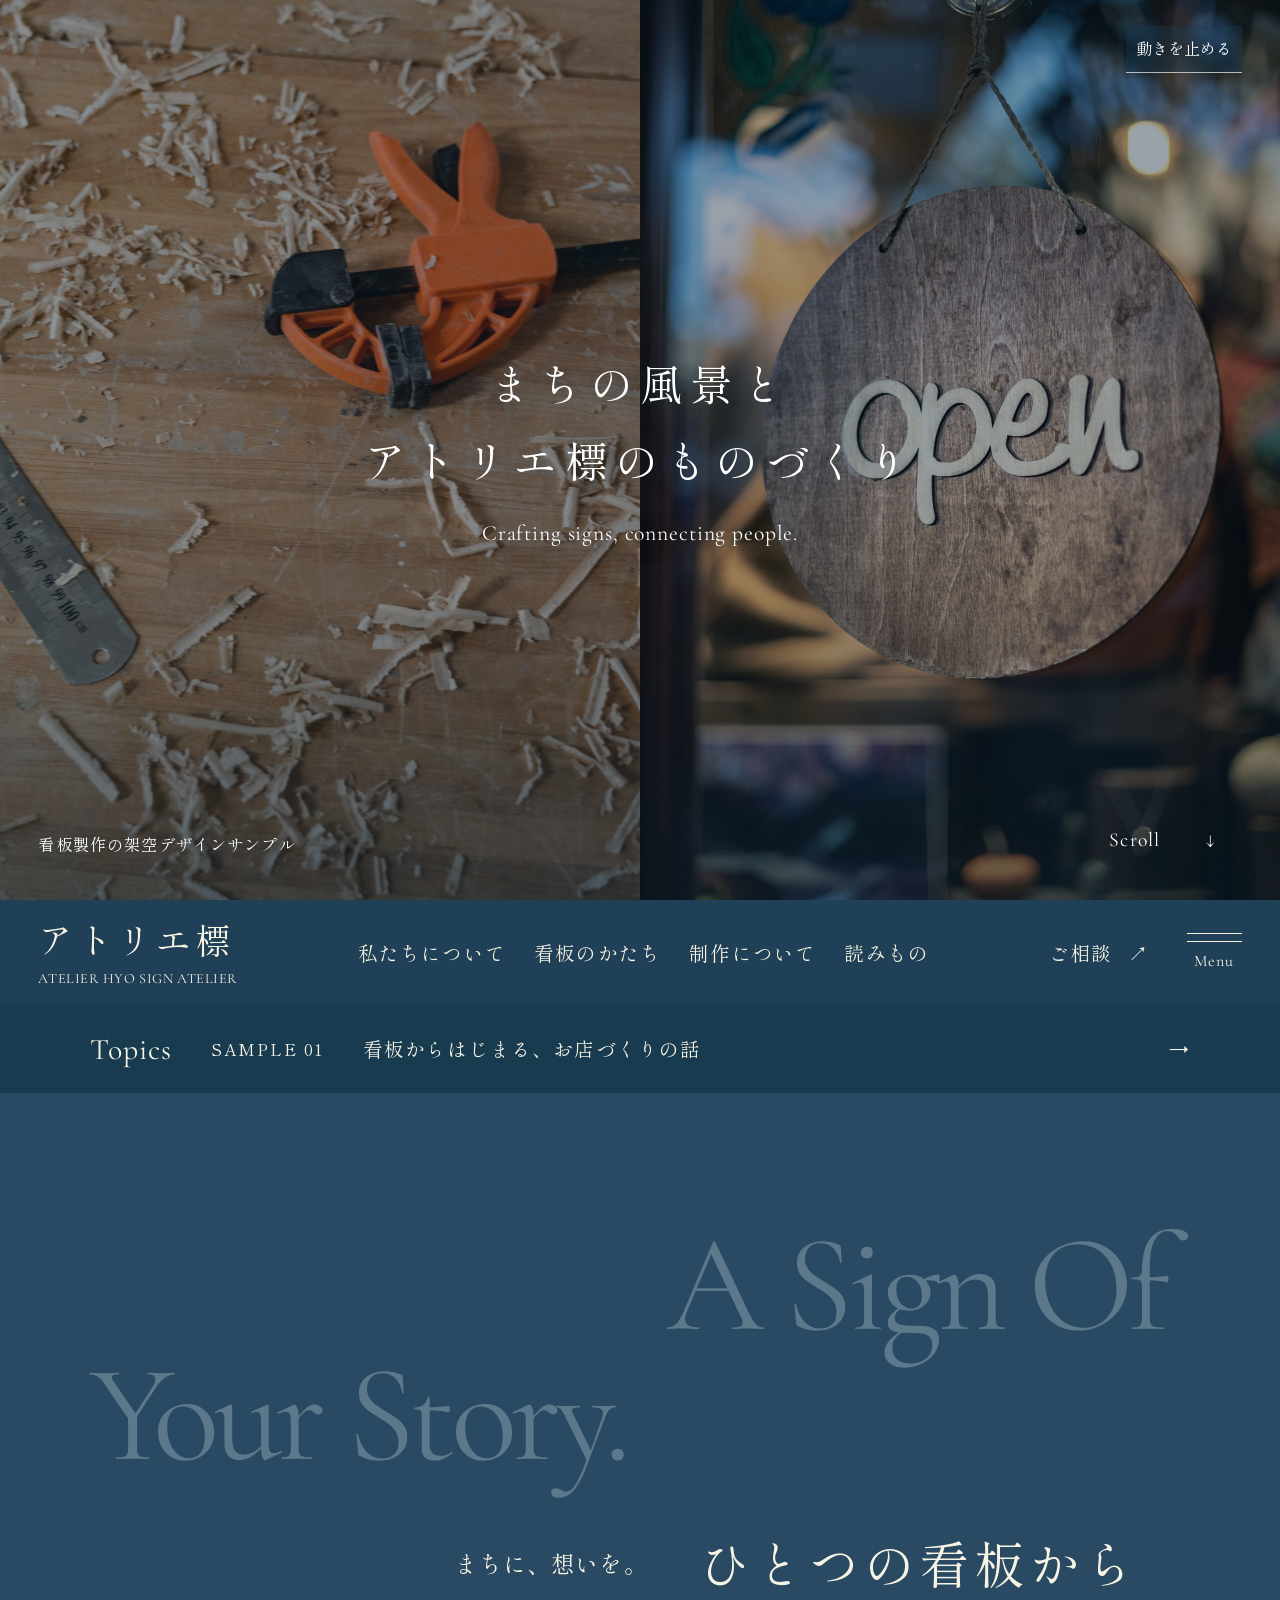
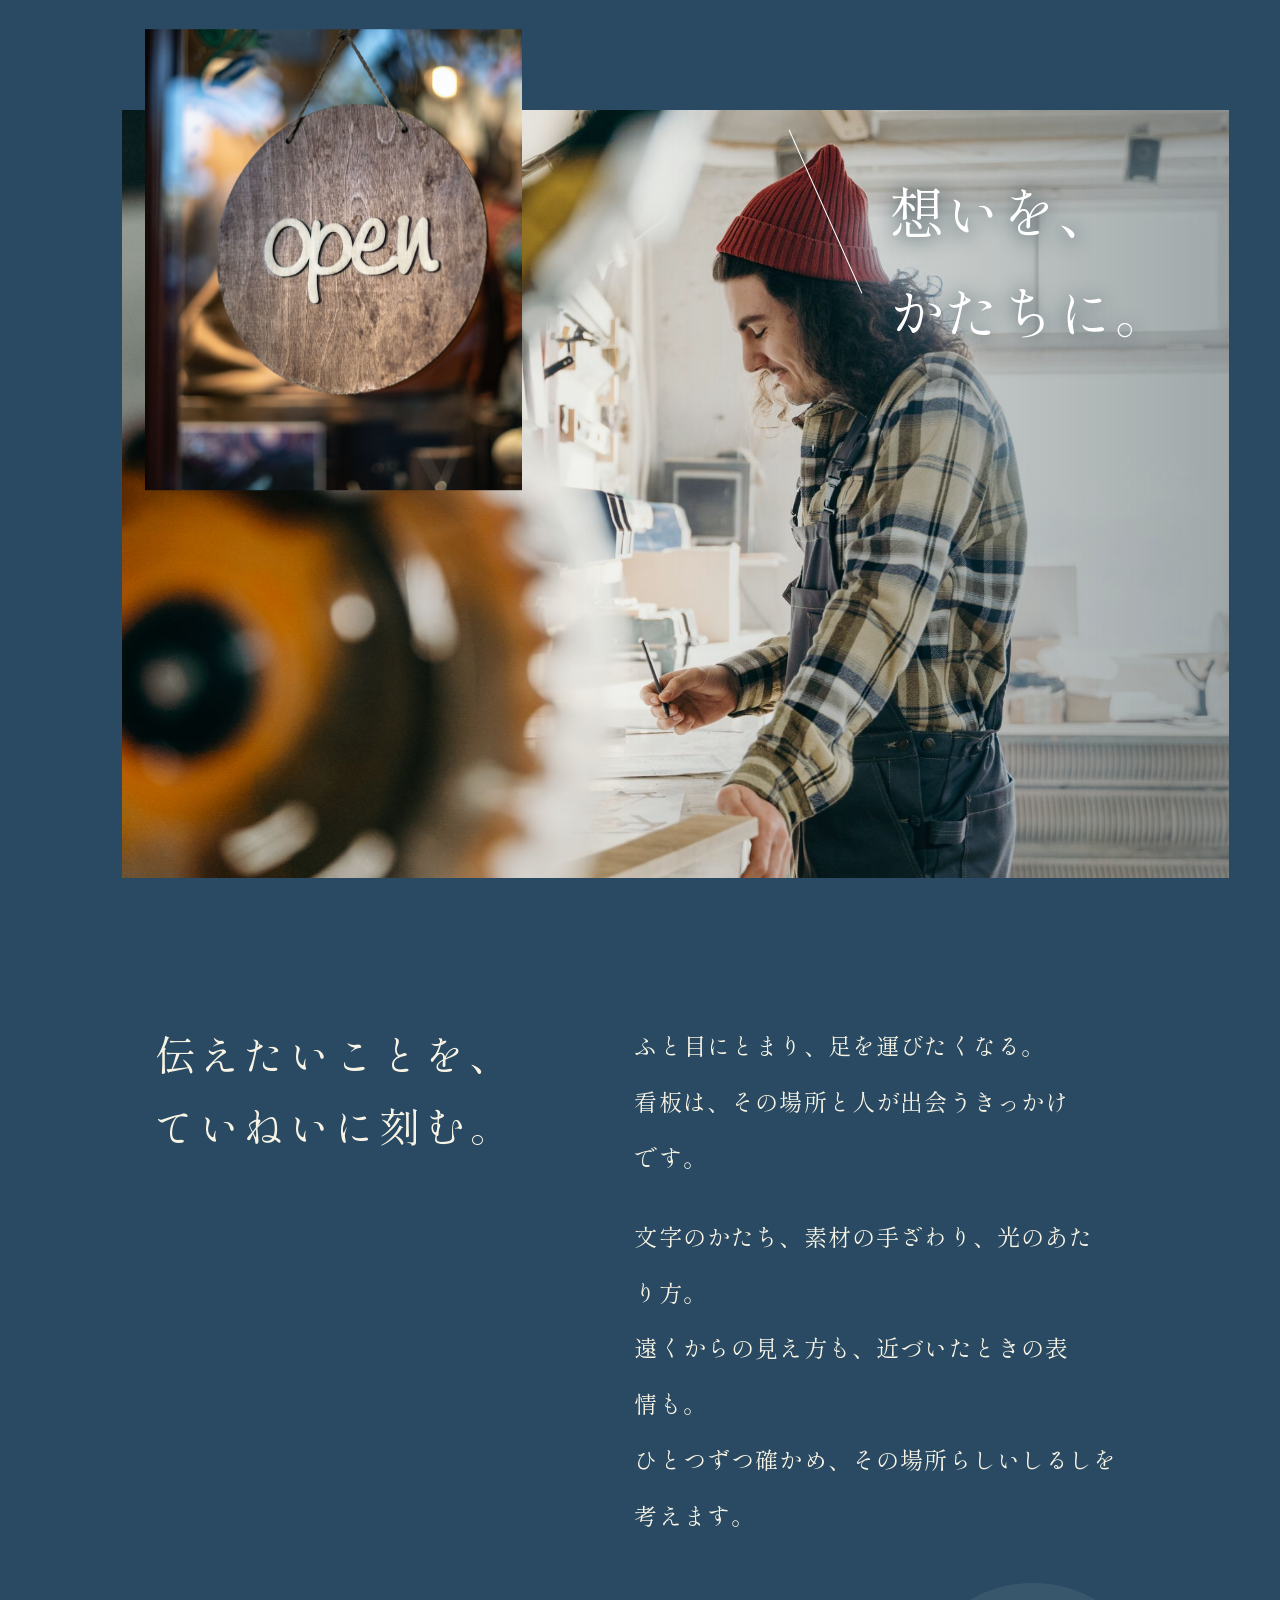
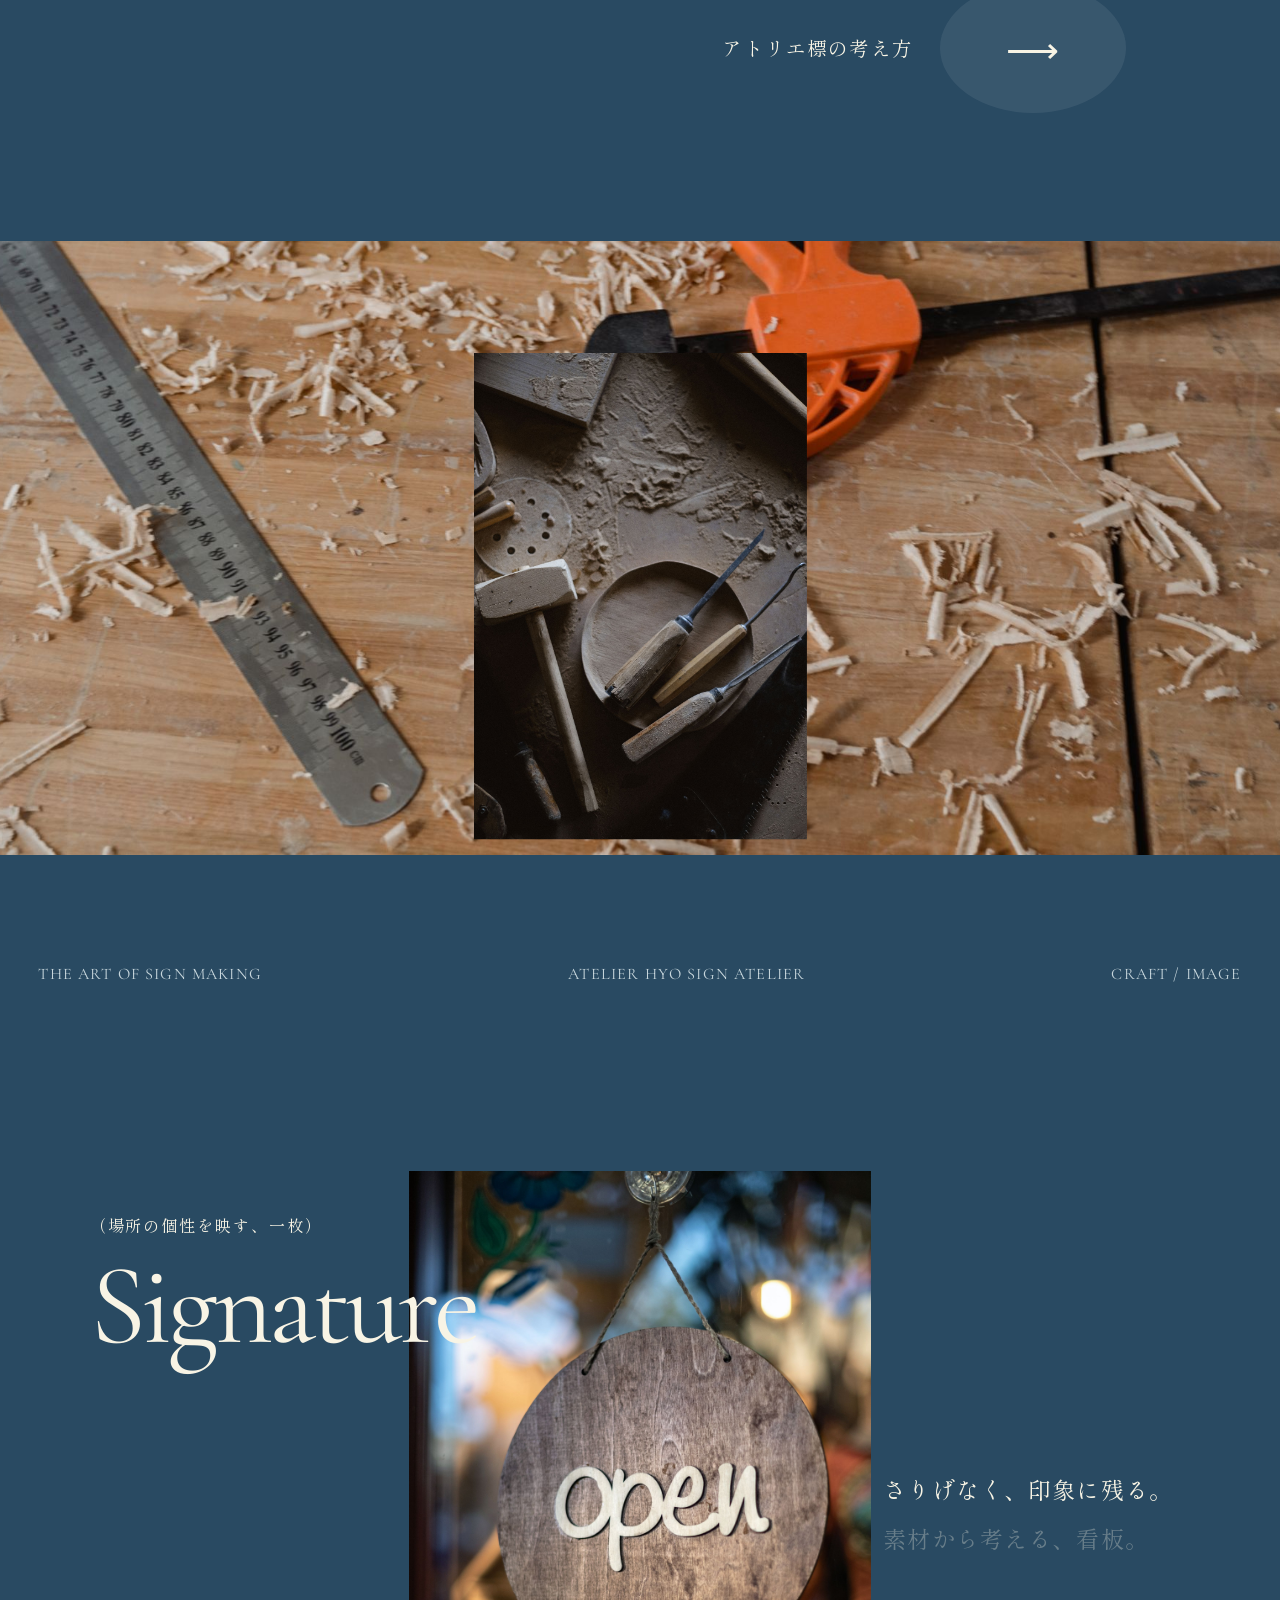
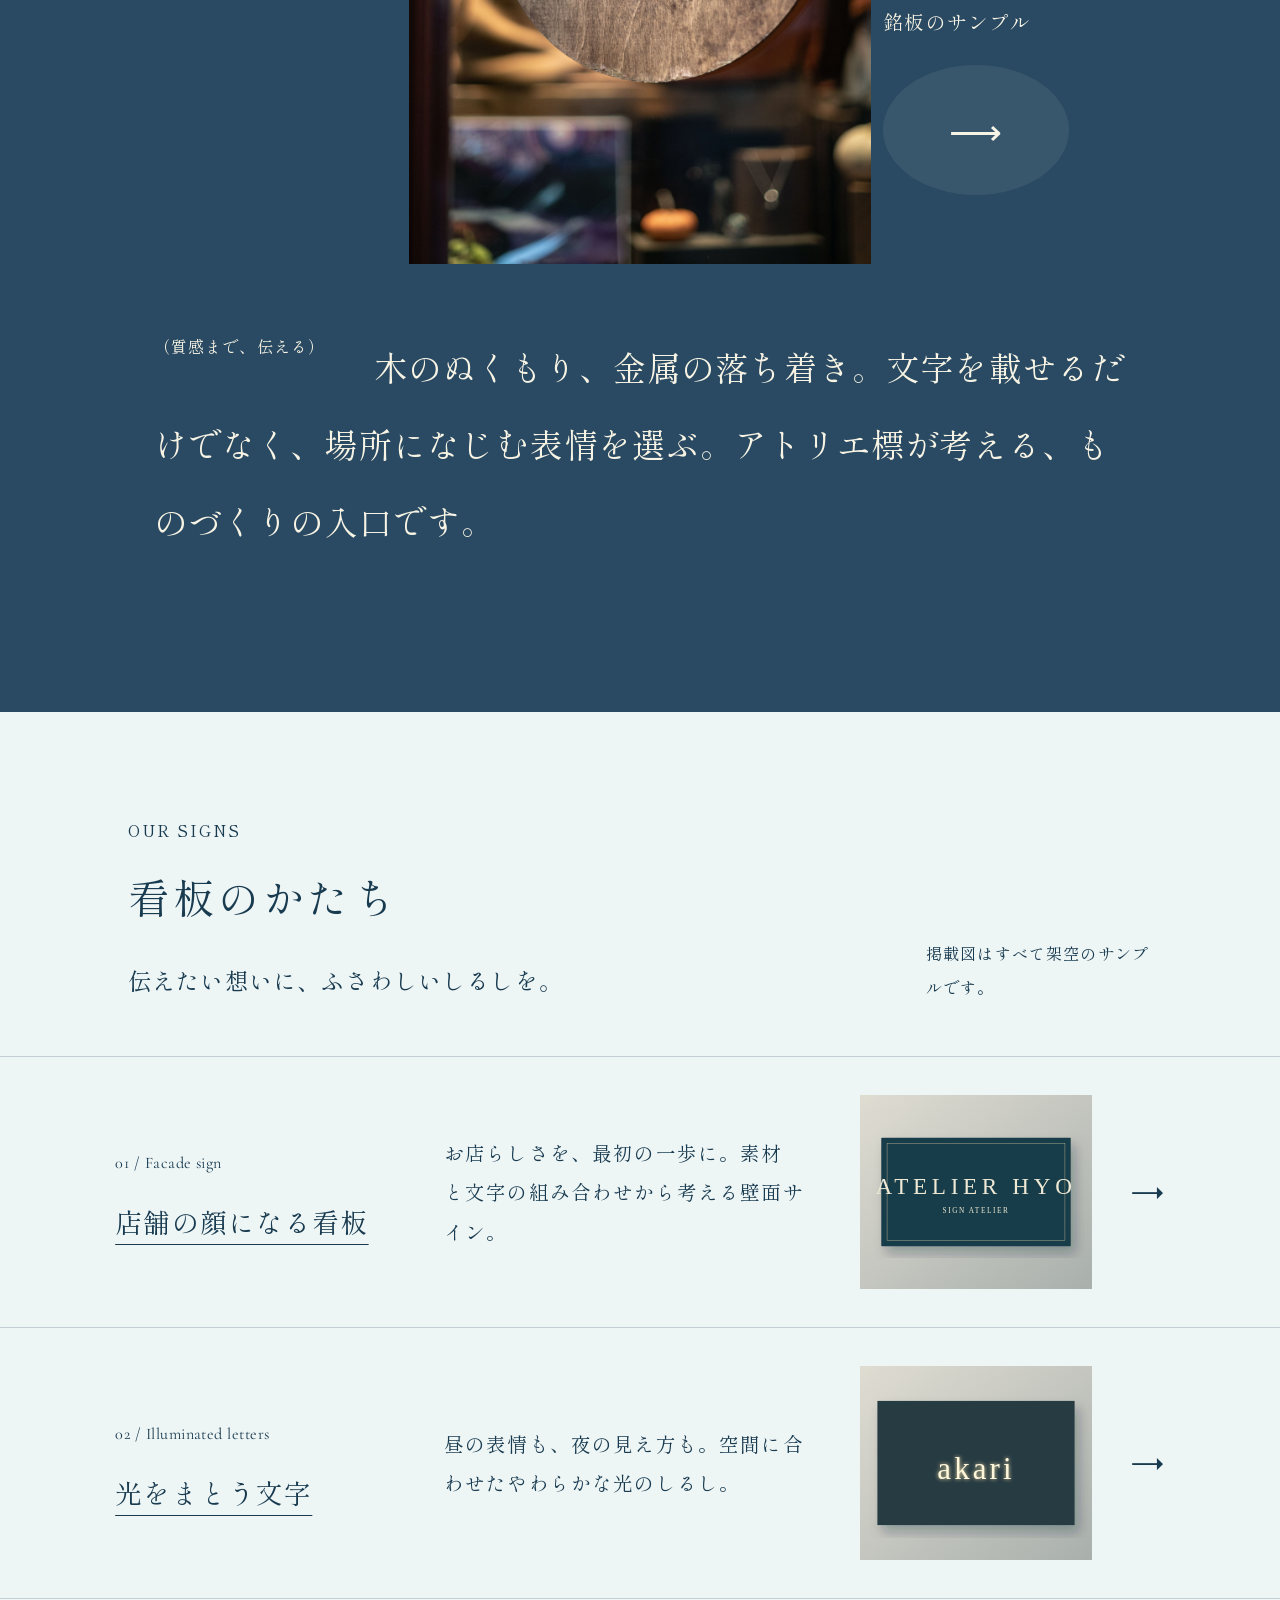
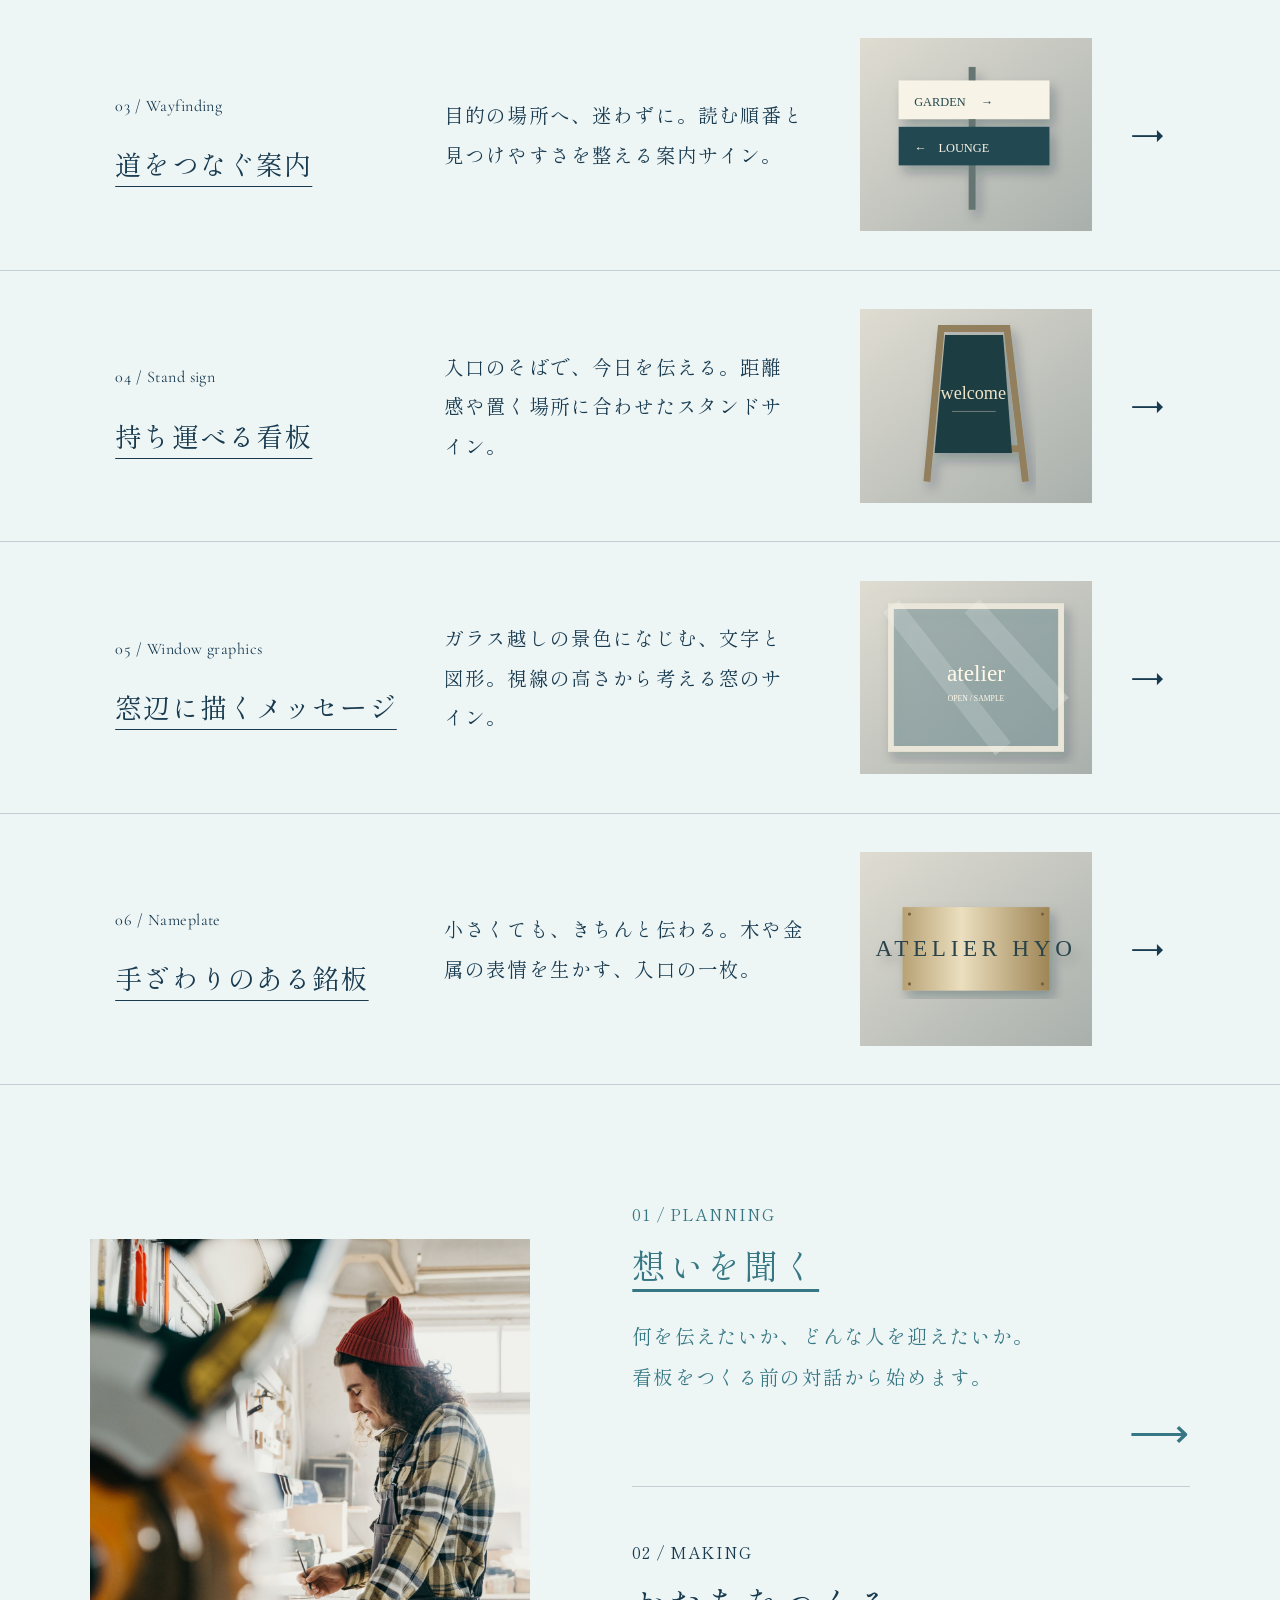
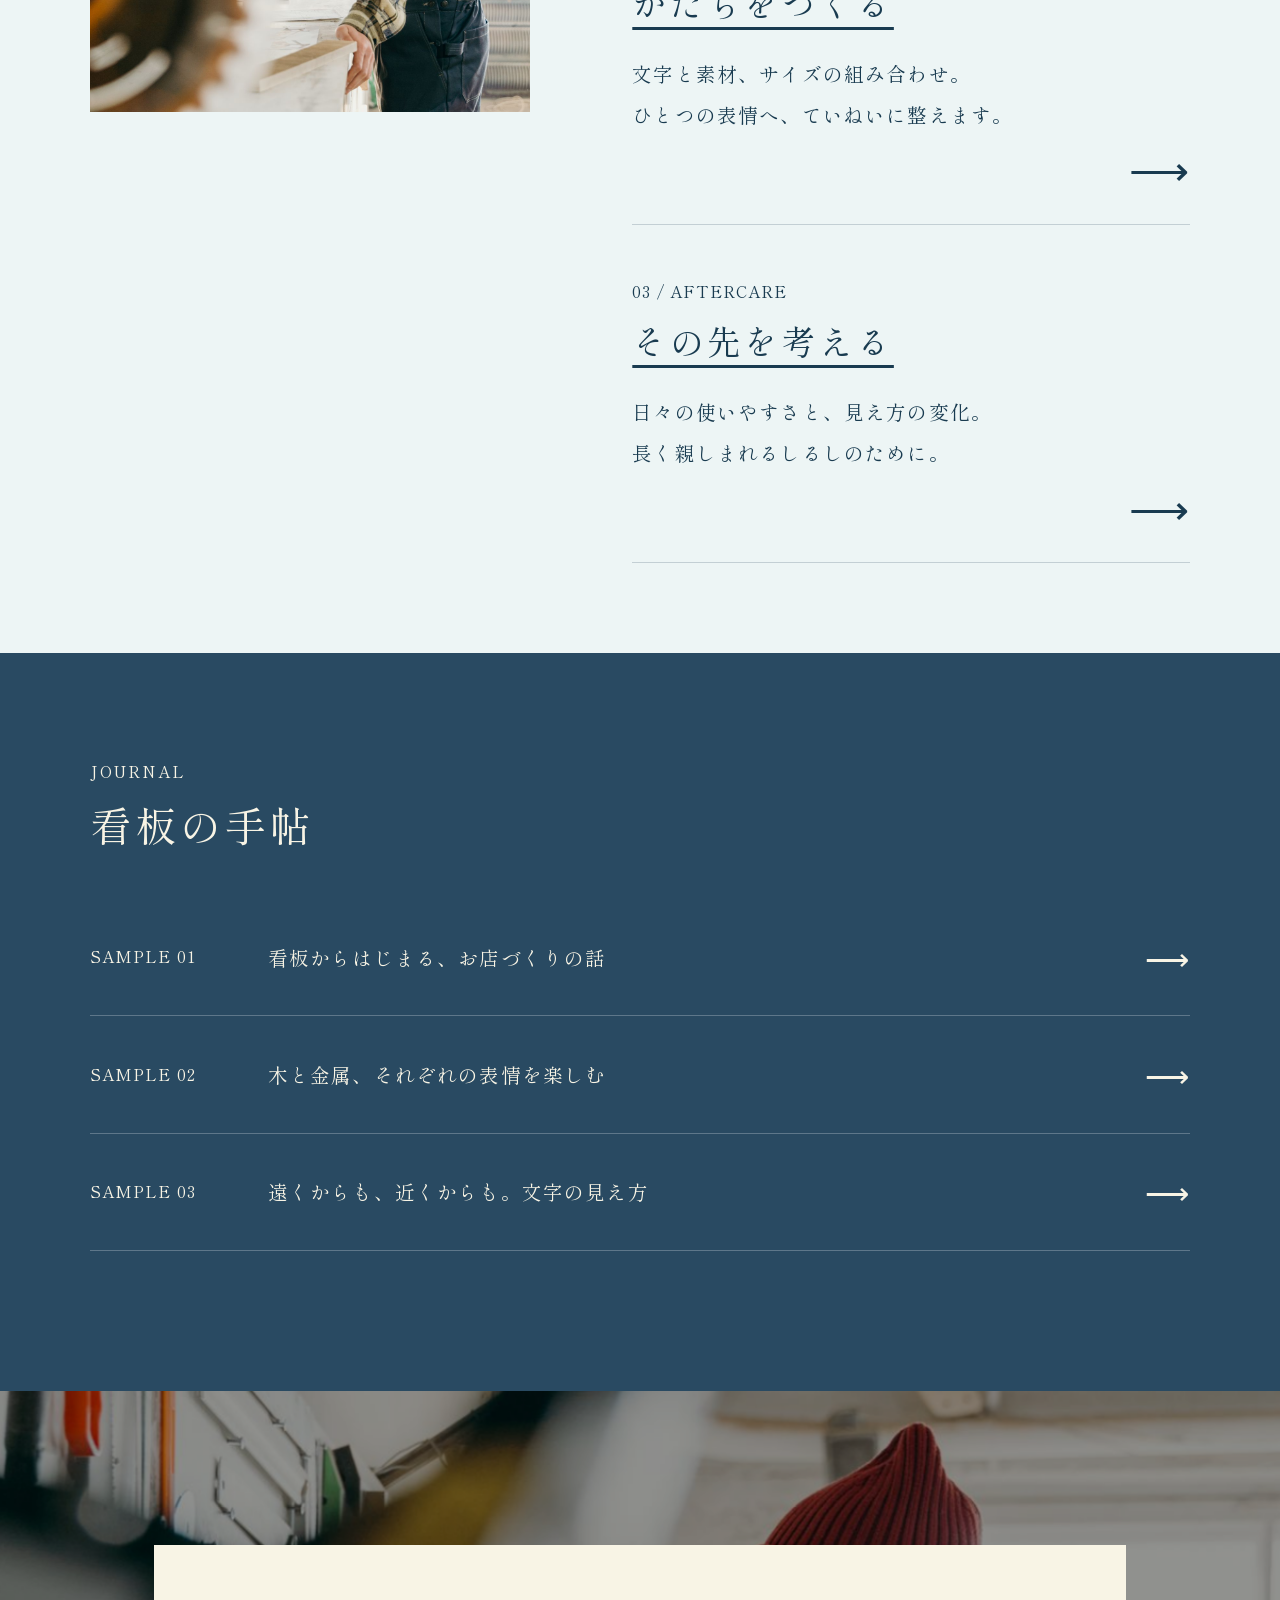
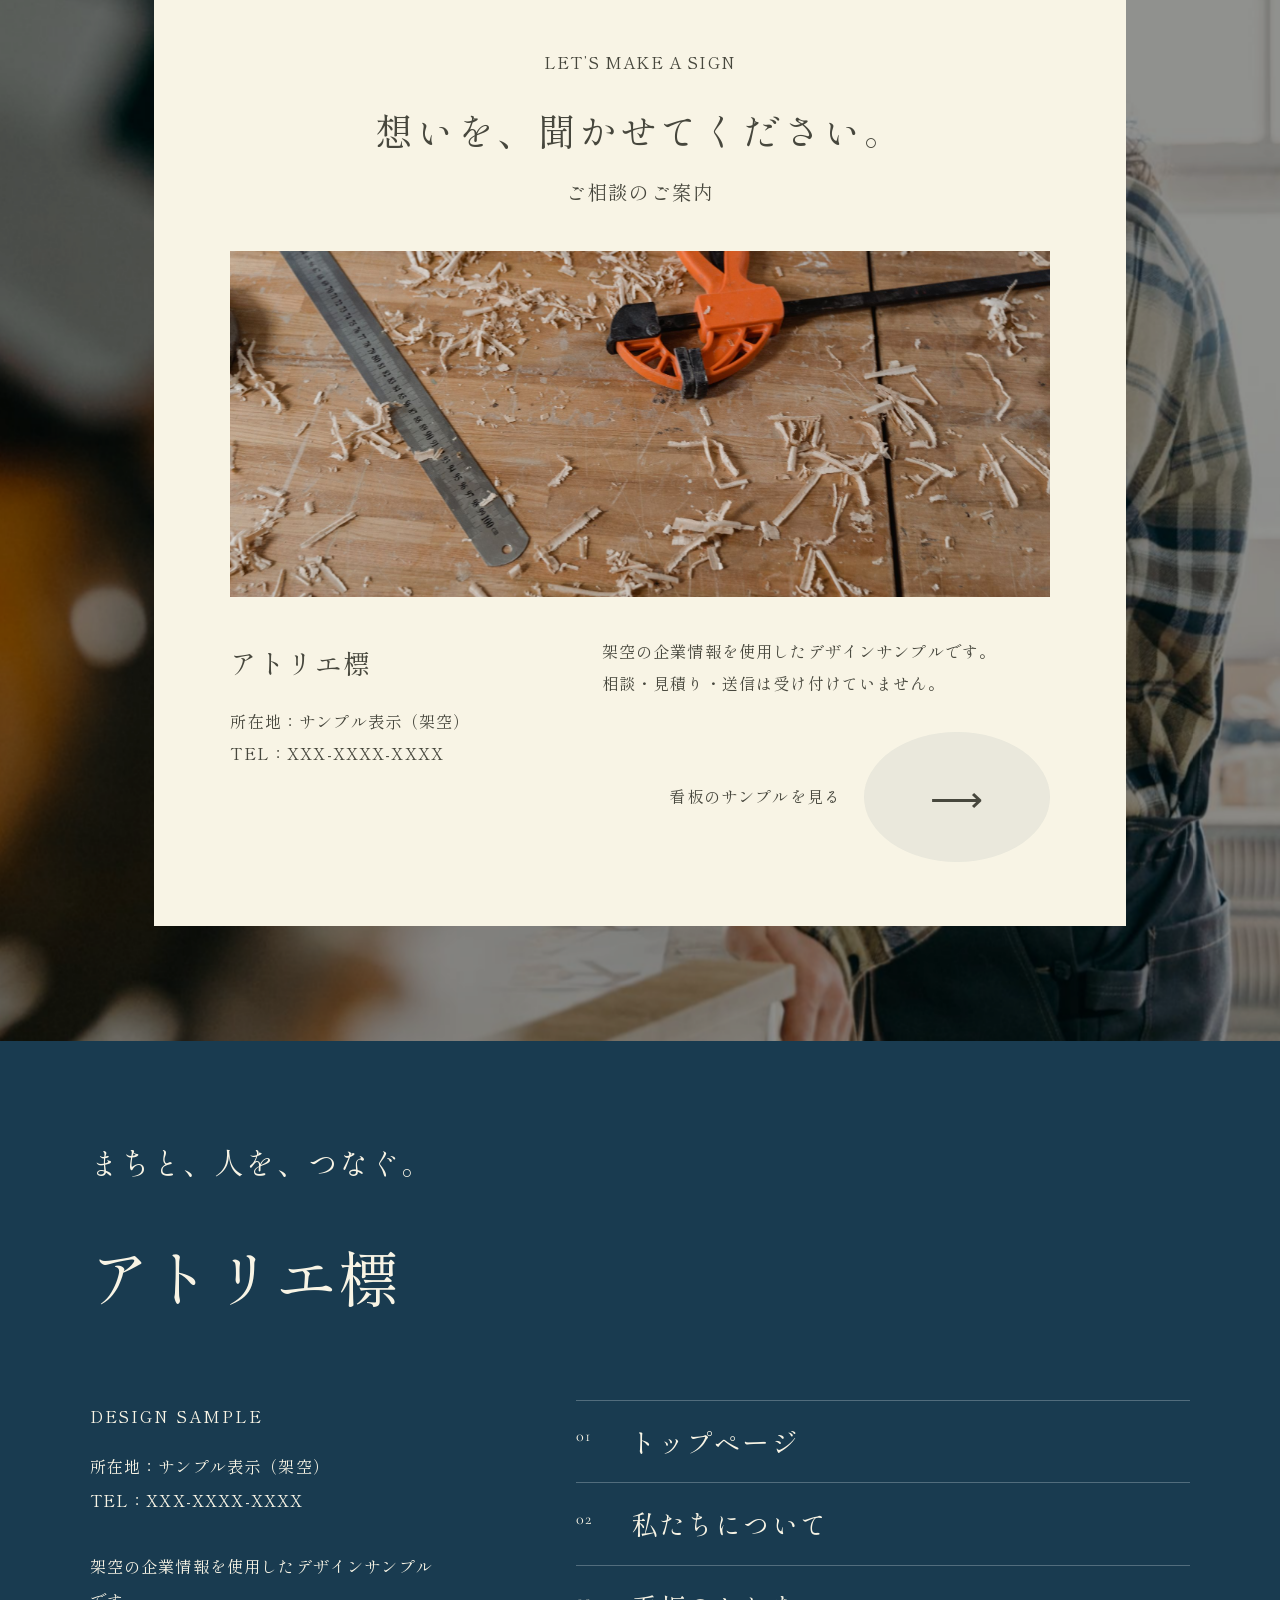
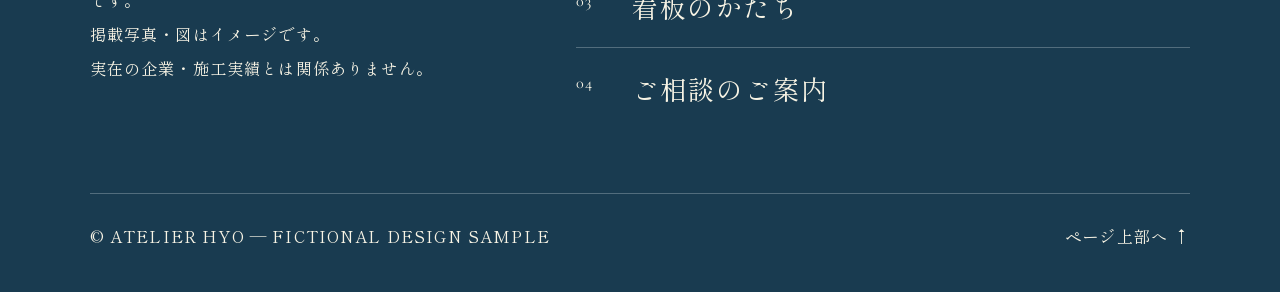
<file: index.html>
<!doctype html><html lang="ja"><head><meta charset="utf-8"><meta name="viewport" content="width=device-width,initial-scale=1"><meta name="robots" content="noindex,nofollow,noarchive"><meta name="description" content="アトリエ標 — 看板製作の架空デザインサンプル。"><title>アトリエ標｜看板製作のデザインサンプル（架空）</title><link rel="icon" href="assets/icon.svg"><script>if(!matchMedia("(prefers-reduced-motion: reduce)").matches){document.documentElement.classList.add("opening-boot");setTimeout(()=>document.documentElement.classList.remove("opening-boot"),8000)}</script><link rel="stylesheet" href="style.css?v=1.3"><script src="app.js?v=1.3" defer></script><script src="opening.js?v=1.3" defer></script></head><body data-case="demo-signage-000933" id="top"><a class="skip" href="#story">本文へ</a><section class="hero" aria-label="看板製作の風景"><div class="hero-pair pair-first"><img src="assets/craft.jpg" alt="木材の寸法を確かめる作業のイメージ"><img src="assets/open-sign.jpg" alt="店の入口に掲げるオープンサイン"></div><div class="hero-pair pair-second"><img src="assets/tools.jpg" alt="木を加工するための道具"><img src="assets/shop-sign.jpg" alt="丸い木のオープンサイン"></div><div class="hero-shade"></div><div class="hero-copy"><h1><span class="split-line">まちの風景と</span><br><span class="split-line">アトリエ標のものづくり</span></h1><p>Crafting signs, connecting people.</p></div><a class="hero-scroll" href="#story">Scroll <span>↓</span></a><p class="hero-notice">看板製作の架空デザインサンプル</p><button class="motion-toggle" aria-pressed="false">動きを止める</button></section><header class="header"><a class="brand" href="index.html#top" aria-label="アトリエ標 トップ"><span>アトリエ標</span><small>ATELIER HYO SIGN ATELIER</small></a><nav class="desktop-nav" aria-label="主なご案内"><a href="index.html#story">私たちについて</a><a href="index.html#signs">看板のかたち</a><a href="index.html#process">制作について</a><a href="index.html#journal">読みもの</a></nav><a class="header-contact" href="index.html#sample-contact">ご相談 <span>↗</span></a><button class="menu-toggle" aria-controls="menu" aria-expanded="false"><i></i><i></i><span>Menu</span></button></header><dialog id="menu" aria-label="メニュー"><button class="menu-close" aria-label="メニューを閉じる"><span>Close</span> ×</button><div class="menu-intro"><p class="menu-brand">アトリエ標</p><p>その場所らしさを、<br>ひとつのしるしに。</p><small>架空の看板製作デザインサンプル</small></div><nav class="menu-links"><a href="index.html#story"><small>About us</small>私たちについて<span>01</span></a><a href="index.html#signs"><small>Our signs</small>看板のかたち<span>02</span></a><a href="index.html#process"><small>Our craft</small>制作について<span>03</span></a><a href="index.html#journal"><small>Journal</small>読みもの<span>04</span></a><a href="index.html#sample-contact"><small>Contact</small>ご相談のご案内<span>05</span></a></nav></dialog><main><aside class="topics"><span>Topics</span><span class="eyebrow">SAMPLE 01</span><a href="journal-1.html">看板からはじまる、お店づくりの話 <b>→</b></a></aside><section class="story section" id="story"><div class="big-type" aria-hidden="true"><span>A Sign Of</span><span>Your Story.</span></div><div class="story-heading"><small>まちに、想いを。</small><h2>ひとつの看板から</h2></div><div class="story-photos"><figure class="story-back zoom-frame" data-zoom="1.2"><img src="assets/craft.jpg" alt="木材に鉛筆で印をつける作業のイメージ"></figure><figure class="story-front parallax"><img src="assets/shop-sign.jpg" alt="素材の温かさが伝わる木の看板"></figure><p class="photo-callout">想いを、<br>かたちに。</p></div></section><section class="craft section" id="craft"><div class="craft-copy"><h2 class="blur-heading">伝えたいことを、<br>ていねいに刻む。</h2><div><p>ふと目にとまり、足を運びたくなる。<br>看板は、その場所と人が出会うきっかけです。</p><p>文字のかたち、素材の手ざわり、光のあたり方。<br>遠くからの見え方も、近づいたときの表情も。<br>ひとつずつ確かめ、その場所らしいしるしを考えます。</p><a class="more" href="about.html">アトリエ標の考え方 <span>⟶</span></a></div></div><div class="craft-photos"><figure class="craft-back zoom-frame" data-zoom="1.25"><img src="assets/tools.jpg" alt="木の質感と作業道具"></figure><figure class="craft-front parallax"><img src="assets/detail.jpg" alt="制作道具のディテール"></figure></div><div class="caption"><span>THE ART OF SIGN MAKING</span><span>ATELIER HYO SIGN ATELIER</span><span>CRAFT / IMAGE</span></div></section><section class="master section" id="master"><div class="master-title"><span class="eyebrow">（場所の個性を映す、一枚）</span><h2>Signature</h2></div><figure class="master-picture"><img src="assets/shop-sign.jpg" alt="木の質感を生かした丸い看板の素材イメージ"></figure><div class="master-aside"><p>さりげなく、印象に残る。<br><span class="ink-text">素材から考える、看板。</span></p><a class="more" href="sign-6.html">銘板のサンプル <span>⟶</span></a></div><p class="master-desc"><small>（質感まで、伝える）</small>木のぬくもり、金属の落ち着き。文字を載せるだけでなく、場所になじむ表情を選ぶ。アトリエ標が考える、ものづくりの入口です。</p></section><section class="signs section light" id="signs"><div class="sign-head"><div><span class="eyebrow">OUR SIGNS</span><h2>看板のかたち</h2><p>伝えたい想いに、ふさわしいしるしを。</p></div><span class="small-note">掲載図はすべて架空のサンプルです。</span></div><div class="sign-list"><a class="sign-row" href="sign-1.html"><span class="sign-name"><small>01 / Facade sign</small><h3>店舗の顔になる看板</h3></span><p>お店らしさを、最初の一歩に。素材と文字の組み合わせから考える壁面サイン。</p><img src="assets/wall.svg" alt="店舗の顔になる看板の架空サンプル図" loading="lazy"><span class="arrow">→</span></a><a class="sign-row" href="sign-2.html"><span class="sign-name"><small>02 / Illuminated letters</small><h3>光をまとう文字</h3></span><p>昼の表情も、夜の見え方も。空間に合わせたやわらかな光のしるし。</p><img src="assets/light.svg" alt="光をまとう文字の架空サンプル図" loading="lazy"><span class="arrow">→</span></a><a class="sign-row" href="sign-3.html"><span class="sign-name"><small>03 / Wayfinding</small><h3>道をつなぐ案内</h3></span><p>目的の場所へ、迷わずに。読む順番と見つけやすさを整える案内サイン。</p><img src="assets/guide.svg" alt="道をつなぐ案内の架空サンプル図" loading="lazy"><span class="arrow">→</span></a><a class="sign-row" href="sign-4.html"><span class="sign-name"><small>04 / Stand sign</small><h3>持ち運べる看板</h3></span><p>入口のそばで、今日を伝える。距離感や置く場所に合わせたスタンドサイン。</p><img src="assets/stand.svg" alt="持ち運べる看板の架空サンプル図" loading="lazy"><span class="arrow">→</span></a><a class="sign-row" href="sign-5.html"><span class="sign-name"><small>05 / Window graphics</small><h3>窓辺に描くメッセージ</h3></span><p>ガラス越しの景色になじむ、文字と図形。視線の高さから考える窓のサイン。</p><img src="assets/window.svg" alt="窓辺に描くメッセージの架空サンプル図" loading="lazy"><span class="arrow">→</span></a><a class="sign-row" href="sign-6.html"><span class="sign-name"><small>06 / Nameplate</small><h3>手ざわりのある銘板</h3></span><p>小さくても、きちんと伝わる。木や金属の表情を生かす、入口の一枚。</p><img src="assets/plate.svg" alt="手ざわりのある銘板の架空サンプル図" loading="lazy"><span class="arrow">→</span></a></div></section><section class="process section light" id="process"><div class="process-pictures"><img class="active" src="assets/craft.jpg" alt="制作を考える作業風景のイメージ"><img src="assets/tools.jpg" alt="木材と制作道具のイメージ"><img src="assets/shop-sign.jpg" alt="入口に掲げる木の看板のイメージ"></div><div class="process-links"><a href="process-1.html" data-picture="0"><small>01 / PLANNING</small><h2>想いを聞く</h2><p>何を伝えたいか、どんな人を迎えたいか。<br>看板をつくる前の対話から始めます。</p><span>⟶</span></a><a href="process-2.html" data-picture="1"><small>02 / MAKING</small><h2>かたちをつくる</h2><p>文字と素材、サイズの組み合わせ。<br>ひとつの表情へ、ていねいに整えます。</p><span>⟶</span></a><a href="process-3.html" data-picture="2"><small>03 / AFTERCARE</small><h2>その先を考える</h2><p>日々の使いやすさと、見え方の変化。<br>長く親しまれるしるしのために。</p><span>⟶</span></a></div></section><section class="journal section" id="journal"><div class="journal-head"><span class="eyebrow">JOURNAL</span><h2>看板の手帖</h2></div><div class="journal-list"><a href="journal-1.html"><small>SAMPLE 01</small><span>看板からはじまる、お店づくりの話</span><b>⟶</b></a><a href="journal-2.html"><small>SAMPLE 02</small><span>木と金属、それぞれの表情を楽しむ</span><b>⟶</b></a><a href="journal-3.html"><small>SAMPLE 03</small><span>遠くからも、近くからも。文字の見え方</span><b>⟶</b></a></div></section><section class="contact" id="sample-contact"><div class="contact-bg zoom-frame" data-zoom="1.25"><img src="assets/craft.jpg" alt="ものづくりの工房のイメージ"></div><div class="contact-sheet"><small>LET’S MAKE A SIGN</small><h2><span>想いを、</span><span>聞かせてください。</span></h2><p>ご相談のご案内</p><img class="contact-image" src="assets/tools.jpg" alt="木材と道具のイメージ"><div class="contact-details"><div><h3>アトリエ標</h3><p>所在地：サンプル表示（架空）<br>TEL：XXX-XXXX-XXXX</p></div><div><p>架空の企業情報を使用したデザインサンプルです。<br>相談・見積り・送信は受け付けていません。</p><a class="more" href="#signs">看板のサンプルを見る <span>⟶</span></a></div></div></div></section></main><footer><p class="footer-line">まちと、人を、つなぐ。</p><a class="footer-brand" href="index.html#top">アトリエ標</a><div class="footer-grid"><div><p class="eyebrow">DESIGN SAMPLE</p><p>所在地：サンプル表示（架空）<br>TEL：XXX-XXXX-XXXX</p><p class="notice">架空の企業情報を使用したデザインサンプルです。<br>掲載写真・図はイメージです。<br>実在の企業・施工実績とは関係ありません。</p></div><nav aria-label="フッター"><a href="index.html#top"><small>01</small>トップページ</a><a href="index.html#story"><small>02</small>私たちについて</a><a href="index.html#signs"><small>03</small>看板のかたち</a><a href="index.html#sample-contact"><small>04</small>ご相談のご案内</a></nav></div><div class="footer-bottom"><span>© ATELIER HYO — FICTIONAL DESIGN SAMPLE</span><a href="#top">ページ上部へ ↑</a></div></footer></body></html>
</file>
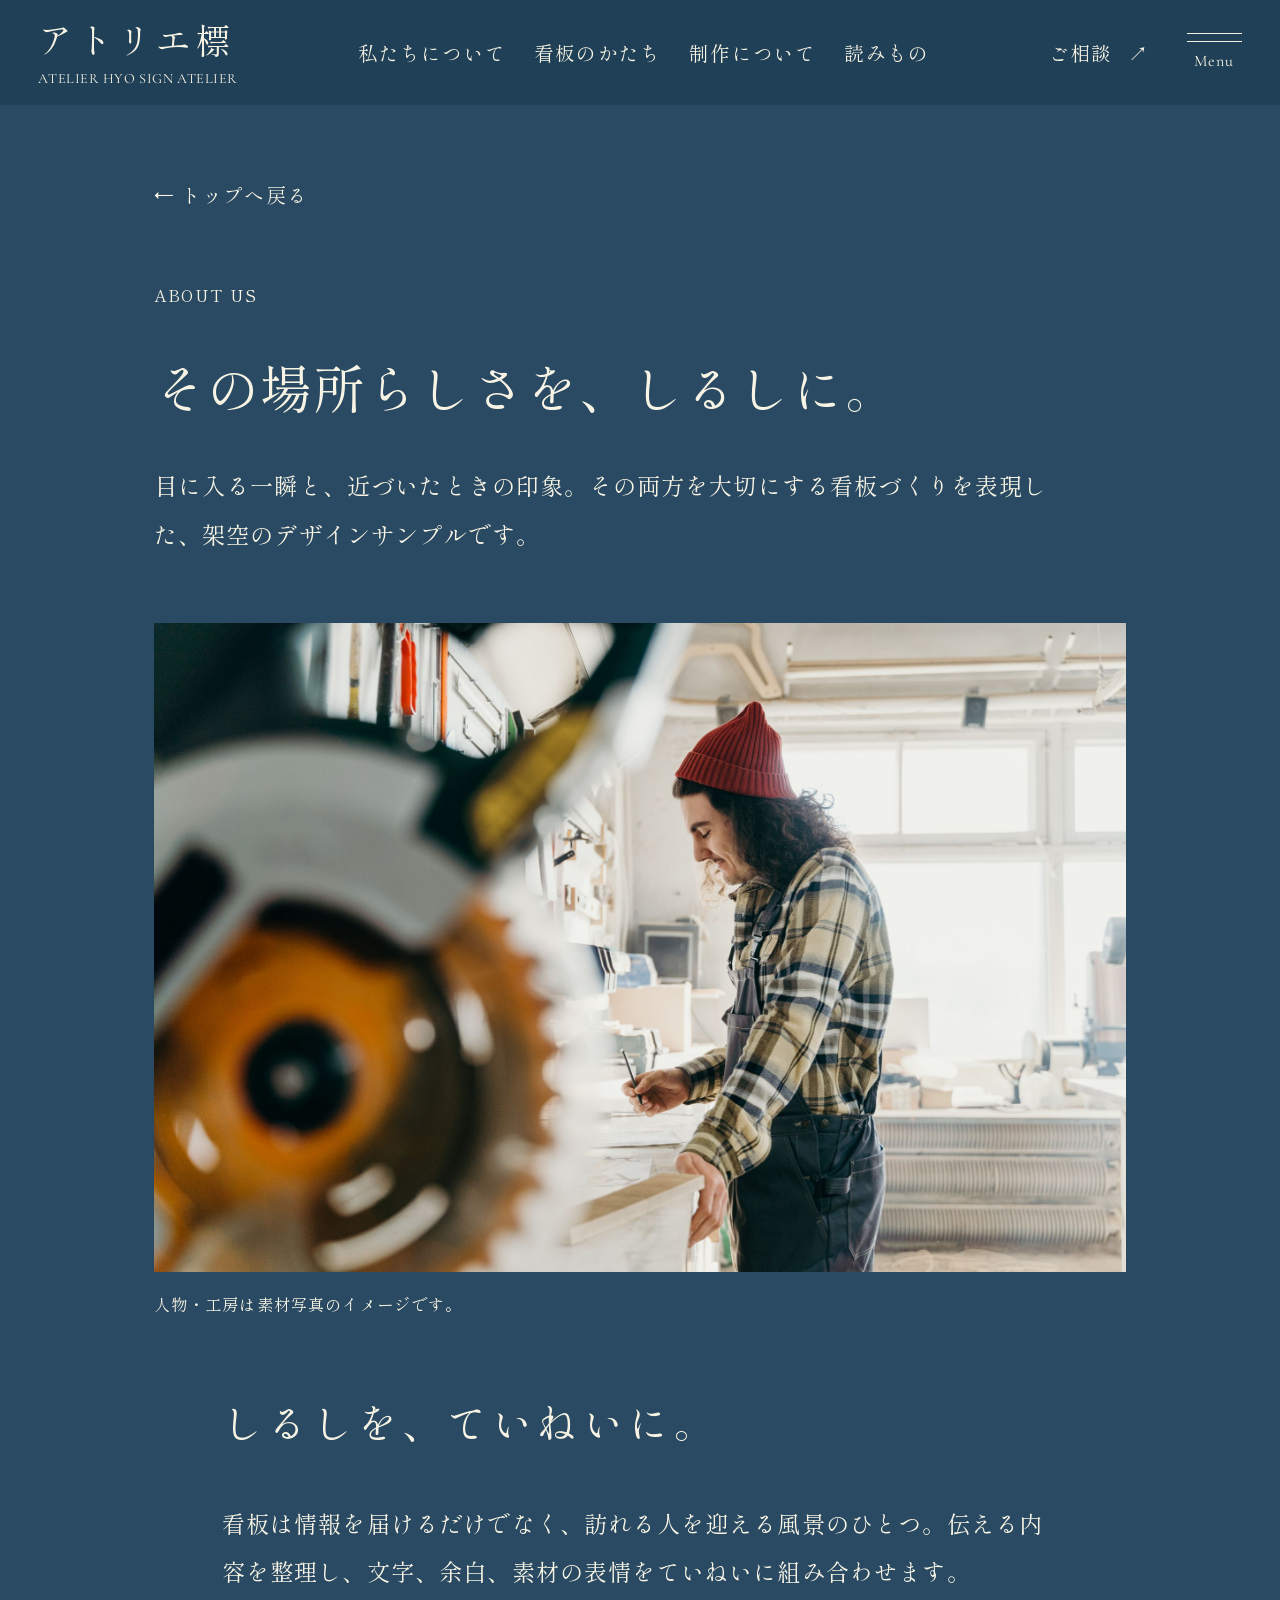
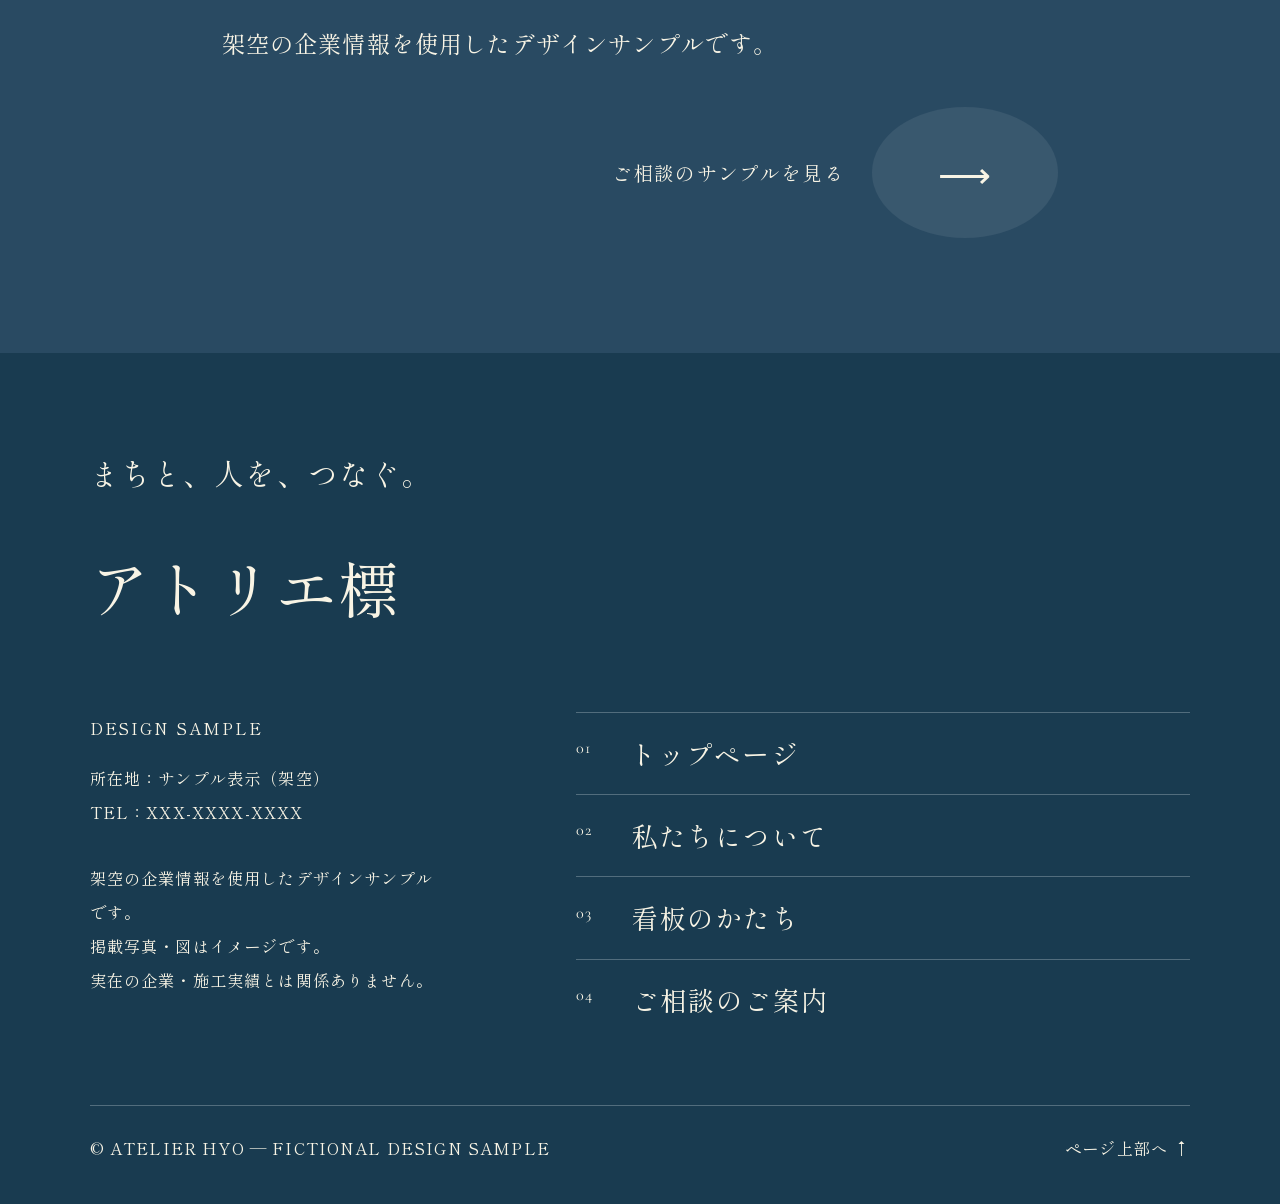
<file: about.html>
<!doctype html><html lang="ja"><head><meta charset="utf-8"><meta name="viewport" content="width=device-width,initial-scale=1"><meta name="robots" content="noindex,nofollow,noarchive"><meta name="description" content="アトリエ標 — 看板製作の架空デザインサンプル。"><title>アトリエ標｜看板製作のデザインサンプル（架空）</title><link rel="icon" href="assets/icon.svg"><link rel="stylesheet" href="style.css?v=1.2"><script src="app.js?v=1.2" defer></script></head><body id="top" class="detail-page"><header class="header"><a class="brand" href="index.html#top" aria-label="アトリエ標 トップ"><span>アトリエ標</span><small>ATELIER HYO SIGN ATELIER</small></a><nav class="desktop-nav" aria-label="主なご案内"><a href="index.html#story">私たちについて</a><a href="index.html#signs">看板のかたち</a><a href="index.html#process">制作について</a><a href="index.html#journal">読みもの</a></nav><a class="header-contact" href="index.html#sample-contact">ご相談 <span>↗</span></a><button class="menu-toggle" aria-controls="menu" aria-expanded="false"><i></i><i></i><span>Menu</span></button></header><dialog id="menu" aria-label="メニュー"><button class="menu-close" aria-label="メニューを閉じる"><span>Close</span> ×</button><div class="menu-intro"><p class="menu-brand">アトリエ標</p><p>その場所らしさを、<br>ひとつのしるしに。</p><small>架空の看板製作デザインサンプル</small></div><nav class="menu-links"><a href="index.html#story"><small>About us</small>私たちについて<span>01</span></a><a href="index.html#signs"><small>Our signs</small>看板のかたち<span>02</span></a><a href="index.html#process"><small>Our craft</small>制作について<span>03</span></a><a href="index.html#journal"><small>Journal</small>読みもの<span>04</span></a><a href="index.html#sample-contact"><small>Contact</small>ご相談のご案内<span>05</span></a></nav></dialog><main class="detail-main"><a class="back-link" href="index.html">← トップへ戻る</a><p class="eyebrow">ABOUT US</p><h1>その場所らしさを、しるしに。</h1><p class="detail-lead">目に入る一瞬と、近づいたときの印象。その両方を大切にする看板づくりを表現した、架空のデザインサンプルです。</p><figure><img src="assets/craft.jpg" alt="その場所らしさを、しるしに。のサンプルイメージ"><figcaption>人物・工房は素材写真のイメージです。</figcaption></figure><section><h2>しるしを、ていねいに。</h2><p>看板は情報を届けるだけでなく、訪れる人を迎える風景のひとつ。伝える内容を整理し、文字、余白、素材の表情をていねいに組み合わせます。</p><p>架空の企業情報を使用したデザインサンプルです。</p><a class="more" href="index.html#sample-contact">ご相談のサンプルを見る <span>⟶</span></a></section></main><footer><p class="footer-line">まちと、人を、つなぐ。</p><a class="footer-brand" href="index.html#top">アトリエ標</a><div class="footer-grid"><div><p class="eyebrow">DESIGN SAMPLE</p><p>所在地：サンプル表示（架空）<br>TEL：XXX-XXXX-XXXX</p><p class="notice">架空の企業情報を使用したデザインサンプルです。<br>掲載写真・図はイメージです。<br>実在の企業・施工実績とは関係ありません。</p></div><nav aria-label="フッター"><a href="index.html#top"><small>01</small>トップページ</a><a href="index.html#story"><small>02</small>私たちについて</a><a href="index.html#signs"><small>03</small>看板のかたち</a><a href="index.html#sample-contact"><small>04</small>ご相談のご案内</a></nav></div><div class="footer-bottom"><span>© ATELIER HYO — FICTIONAL DESIGN SAMPLE</span><a href="#top">ページ上部へ ↑</a></div></footer></body></html>
</file>
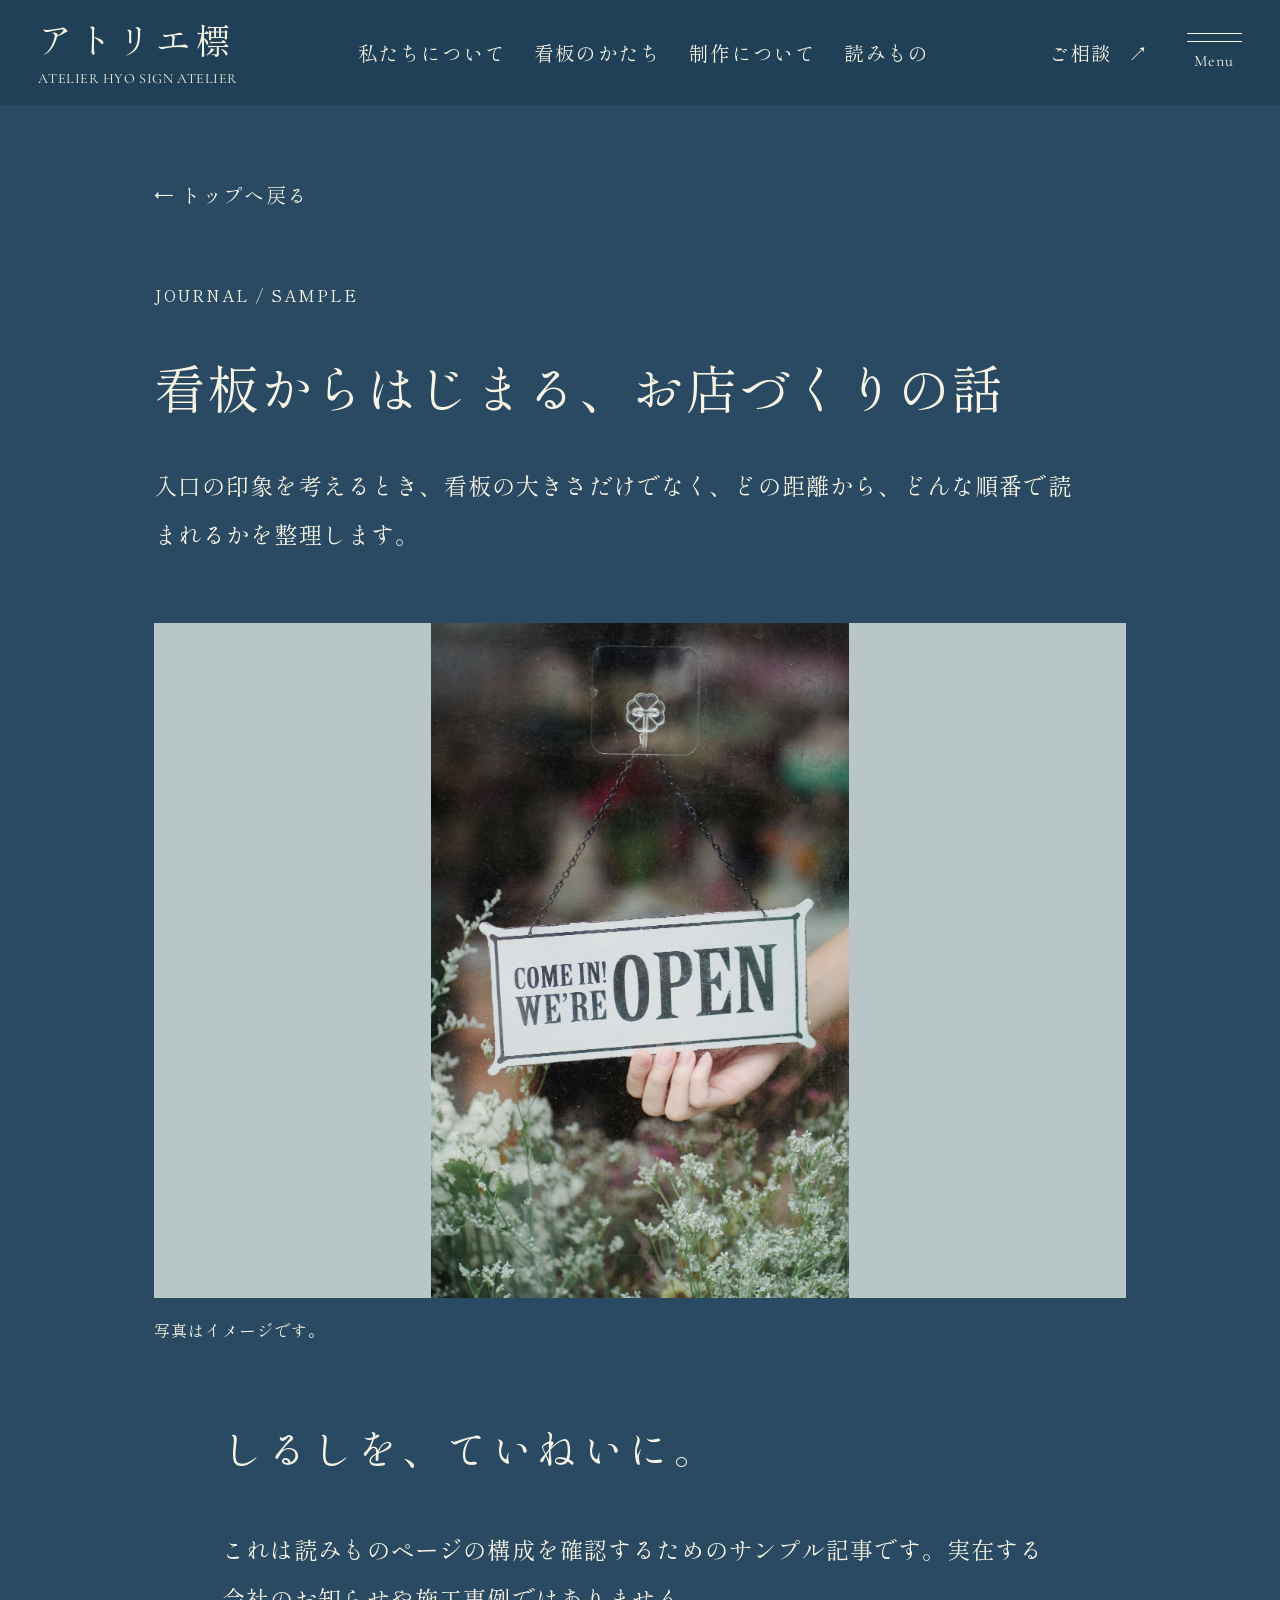
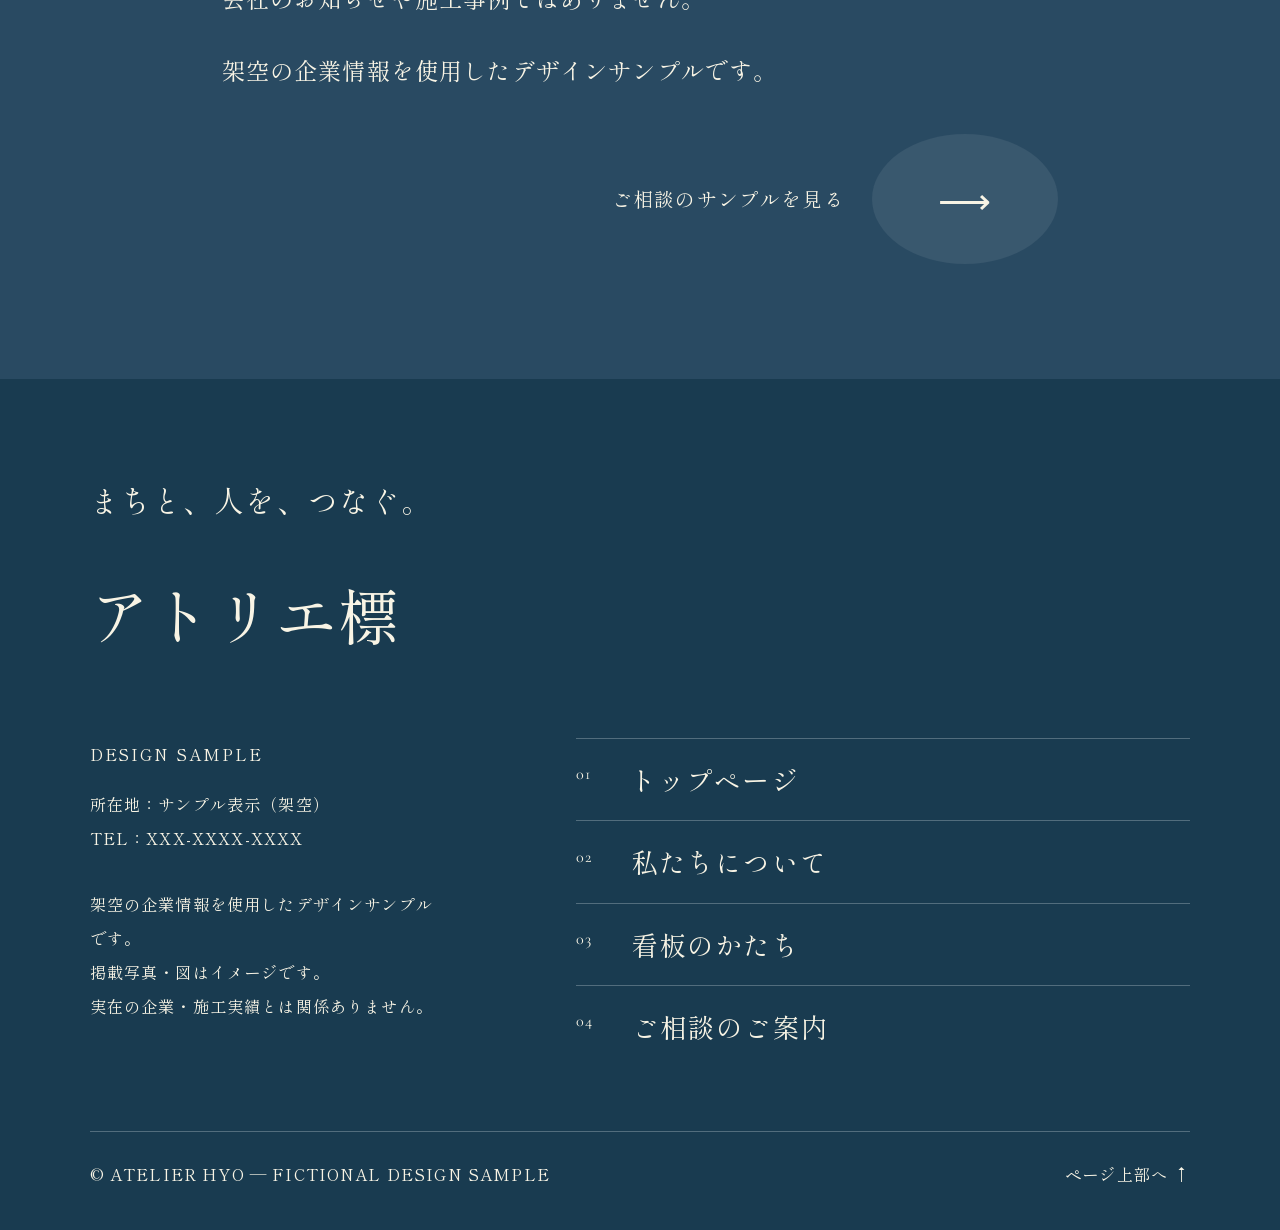
<file: journal-1.html>
<!doctype html><html lang="ja"><head><meta charset="utf-8"><meta name="viewport" content="width=device-width,initial-scale=1"><meta name="robots" content="noindex,nofollow,noarchive"><meta name="description" content="アトリエ標 — 看板製作の架空デザインサンプル。"><title>アトリエ標｜看板製作のデザインサンプル（架空）</title><link rel="icon" href="assets/icon.svg"><link rel="stylesheet" href="style.css?v=1.2"><script src="app.js?v=1.2" defer></script></head><body id="top" class="detail-page"><header class="header"><a class="brand" href="index.html#top" aria-label="アトリエ標 トップ"><span>アトリエ標</span><small>ATELIER HYO SIGN ATELIER</small></a><nav class="desktop-nav" aria-label="主なご案内"><a href="index.html#story">私たちについて</a><a href="index.html#signs">看板のかたち</a><a href="index.html#process">制作について</a><a href="index.html#journal">読みもの</a></nav><a class="header-contact" href="index.html#sample-contact">ご相談 <span>↗</span></a><button class="menu-toggle" aria-controls="menu" aria-expanded="false"><i></i><i></i><span>Menu</span></button></header><dialog id="menu" aria-label="メニュー"><button class="menu-close" aria-label="メニューを閉じる"><span>Close</span> ×</button><div class="menu-intro"><p class="menu-brand">アトリエ標</p><p>その場所らしさを、<br>ひとつのしるしに。</p><small>架空の看板製作デザインサンプル</small></div><nav class="menu-links"><a href="index.html#story"><small>About us</small>私たちについて<span>01</span></a><a href="index.html#signs"><small>Our signs</small>看板のかたち<span>02</span></a><a href="index.html#process"><small>Our craft</small>制作について<span>03</span></a><a href="index.html#journal"><small>Journal</small>読みもの<span>04</span></a><a href="index.html#sample-contact"><small>Contact</small>ご相談のご案内<span>05</span></a></nav></dialog><main class="detail-main"><a class="back-link" href="index.html">← トップへ戻る</a><p class="eyebrow">JOURNAL / SAMPLE</p><h1>看板からはじまる、お店づくりの話</h1><p class="detail-lead">入口の印象を考えるとき、看板の大きさだけでなく、どの距離から、どんな順番で読まれるかを整理します。</p><figure><img src="assets/open-sign.jpg" alt="看板からはじまる、お店づくりの話のサンプルイメージ"><figcaption>写真はイメージです。</figcaption></figure><section><h2>しるしを、ていねいに。</h2><p>これは読みものページの構成を確認するためのサンプル記事です。実在する会社のお知らせや施工事例ではありません。</p><p>架空の企業情報を使用したデザインサンプルです。</p><a class="more" href="index.html#sample-contact">ご相談のサンプルを見る <span>⟶</span></a></section></main><footer><p class="footer-line">まちと、人を、つなぐ。</p><a class="footer-brand" href="index.html#top">アトリエ標</a><div class="footer-grid"><div><p class="eyebrow">DESIGN SAMPLE</p><p>所在地：サンプル表示（架空）<br>TEL：XXX-XXXX-XXXX</p><p class="notice">架空の企業情報を使用したデザインサンプルです。<br>掲載写真・図はイメージです。<br>実在の企業・施工実績とは関係ありません。</p></div><nav aria-label="フッター"><a href="index.html#top"><small>01</small>トップページ</a><a href="index.html#story"><small>02</small>私たちについて</a><a href="index.html#signs"><small>03</small>看板のかたち</a><a href="index.html#sample-contact"><small>04</small>ご相談のご案内</a></nav></div><div class="footer-bottom"><span>© ATELIER HYO — FICTIONAL DESIGN SAMPLE</span><a href="#top">ページ上部へ ↑</a></div></footer></body></html>
</file>
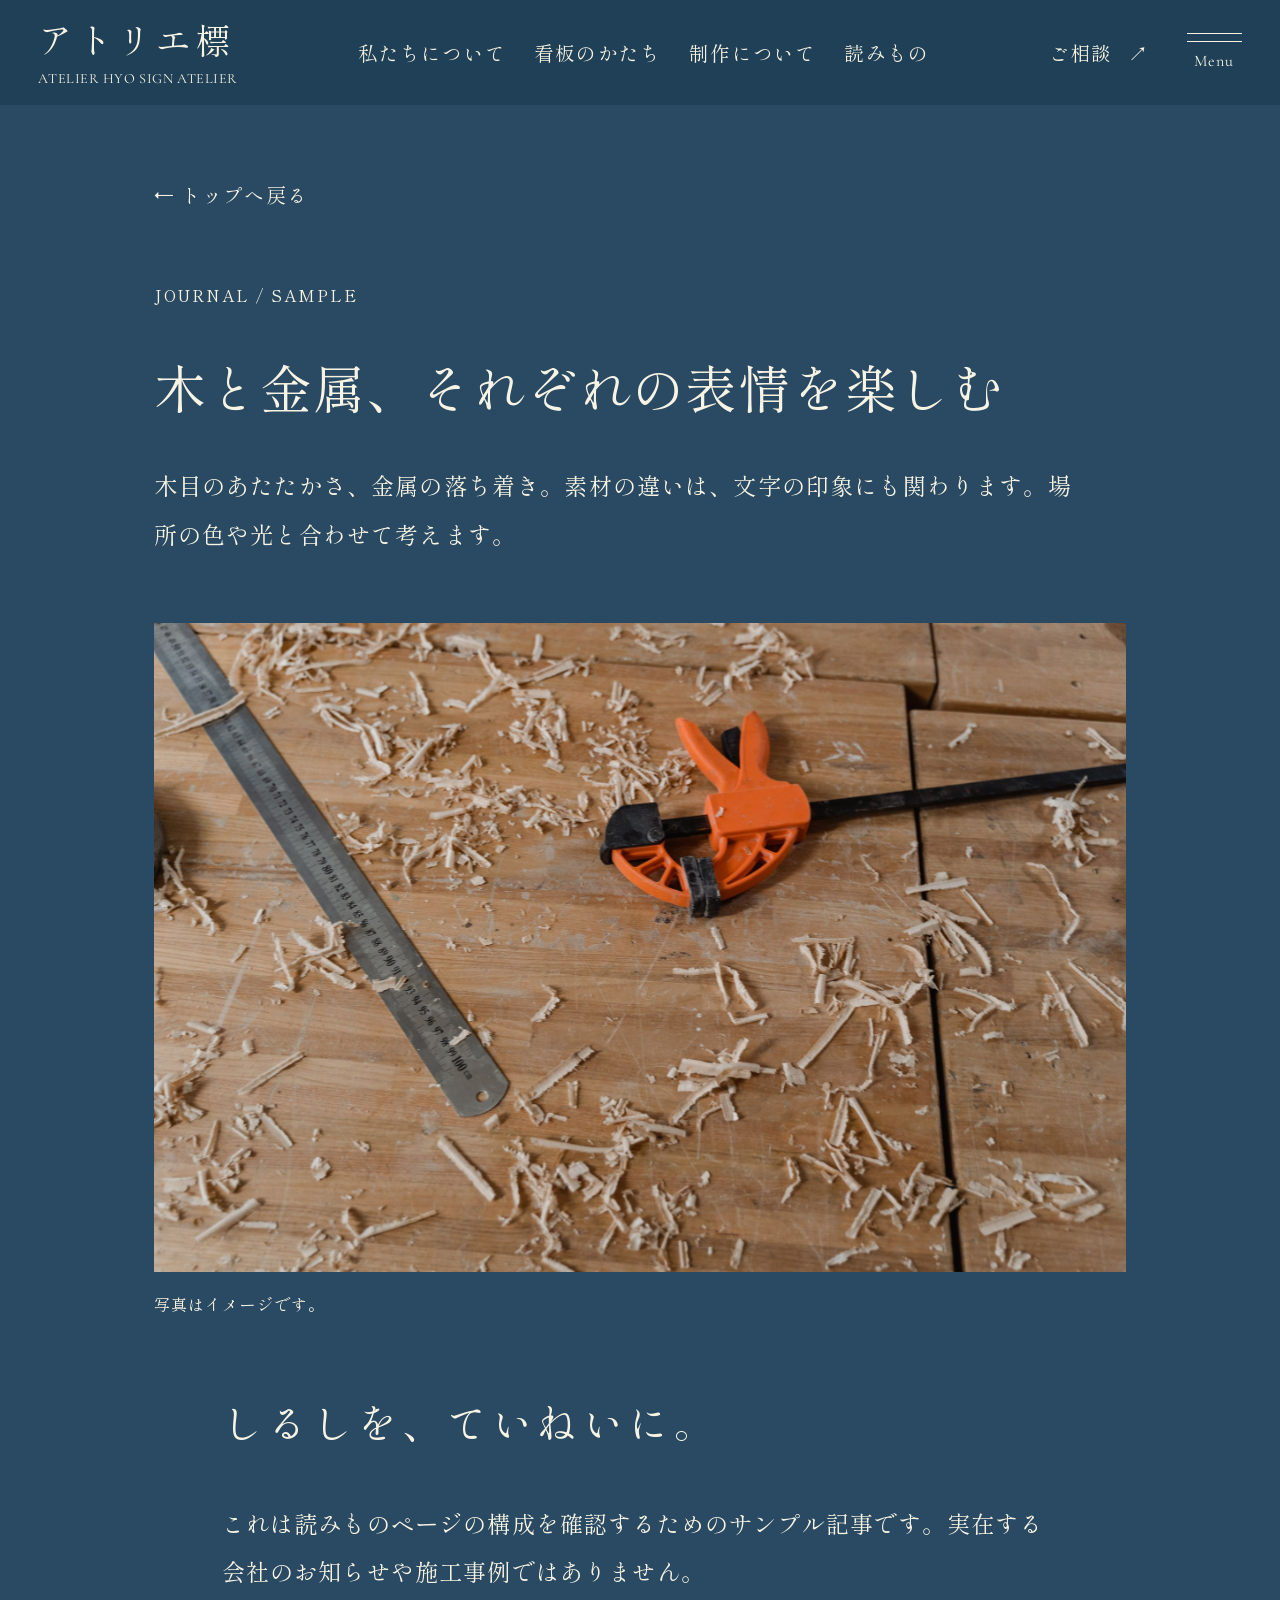
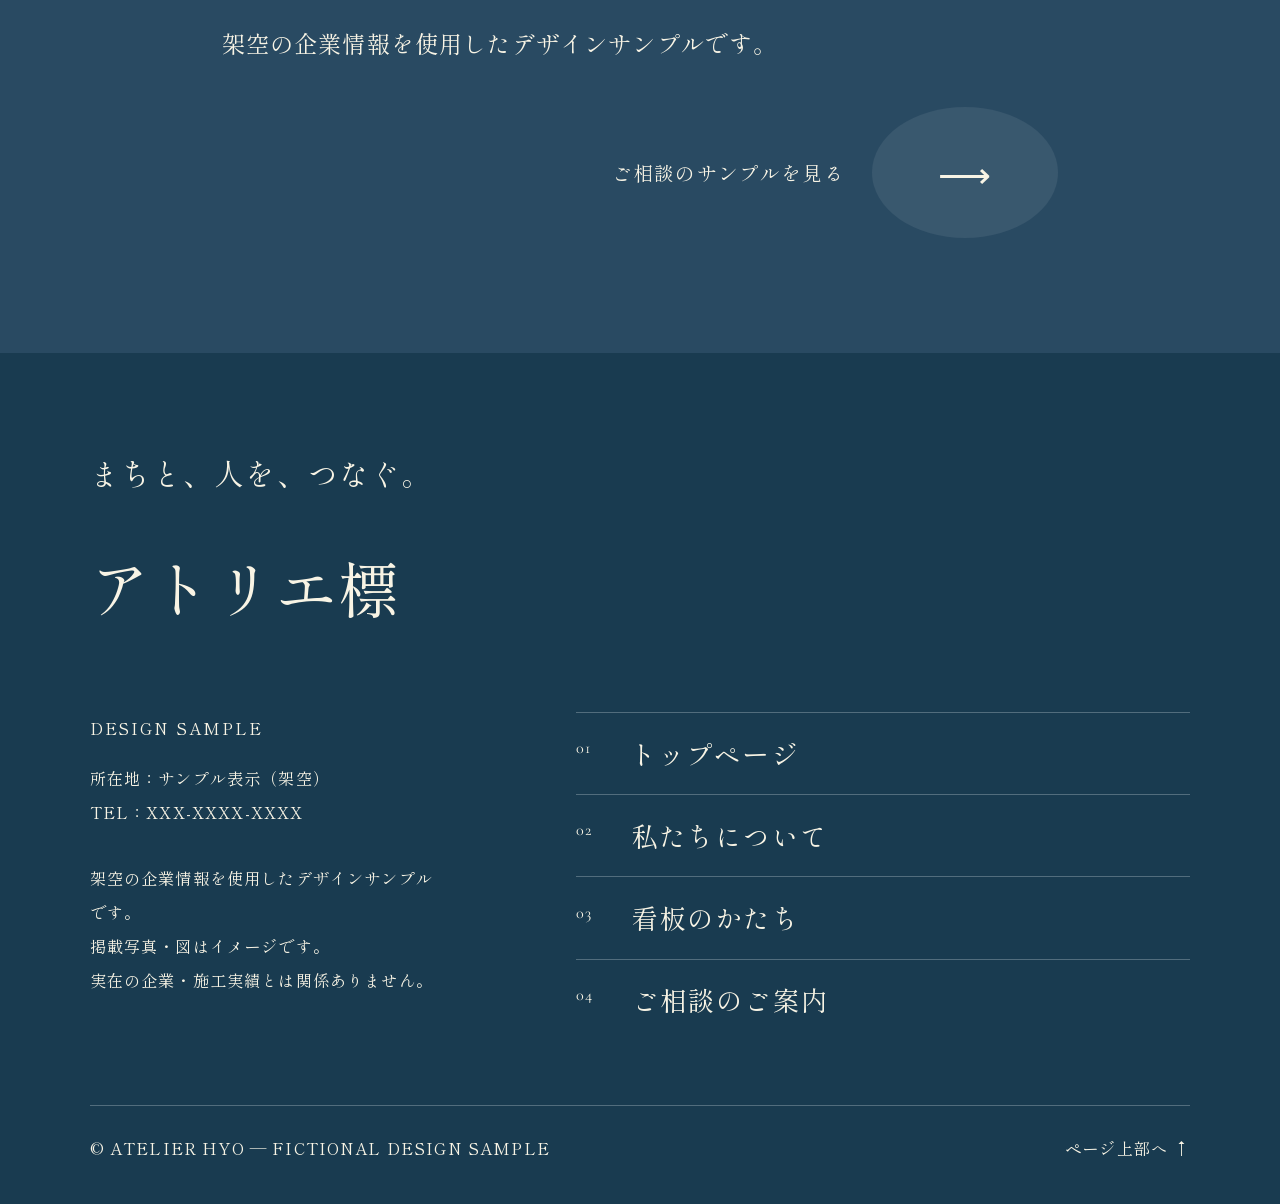
<file: journal-2.html>
<!doctype html><html lang="ja"><head><meta charset="utf-8"><meta name="viewport" content="width=device-width,initial-scale=1"><meta name="robots" content="noindex,nofollow,noarchive"><meta name="description" content="アトリエ標 — 看板製作の架空デザインサンプル。"><title>アトリエ標｜看板製作のデザインサンプル（架空）</title><link rel="icon" href="assets/icon.svg"><link rel="stylesheet" href="style.css?v=1.2"><script src="app.js?v=1.2" defer></script></head><body id="top" class="detail-page"><header class="header"><a class="brand" href="index.html#top" aria-label="アトリエ標 トップ"><span>アトリエ標</span><small>ATELIER HYO SIGN ATELIER</small></a><nav class="desktop-nav" aria-label="主なご案内"><a href="index.html#story">私たちについて</a><a href="index.html#signs">看板のかたち</a><a href="index.html#process">制作について</a><a href="index.html#journal">読みもの</a></nav><a class="header-contact" href="index.html#sample-contact">ご相談 <span>↗</span></a><button class="menu-toggle" aria-controls="menu" aria-expanded="false"><i></i><i></i><span>Menu</span></button></header><dialog id="menu" aria-label="メニュー"><button class="menu-close" aria-label="メニューを閉じる"><span>Close</span> ×</button><div class="menu-intro"><p class="menu-brand">アトリエ標</p><p>その場所らしさを、<br>ひとつのしるしに。</p><small>架空の看板製作デザインサンプル</small></div><nav class="menu-links"><a href="index.html#story"><small>About us</small>私たちについて<span>01</span></a><a href="index.html#signs"><small>Our signs</small>看板のかたち<span>02</span></a><a href="index.html#process"><small>Our craft</small>制作について<span>03</span></a><a href="index.html#journal"><small>Journal</small>読みもの<span>04</span></a><a href="index.html#sample-contact"><small>Contact</small>ご相談のご案内<span>05</span></a></nav></dialog><main class="detail-main"><a class="back-link" href="index.html">← トップへ戻る</a><p class="eyebrow">JOURNAL / SAMPLE</p><h1>木と金属、それぞれの表情を楽しむ</h1><p class="detail-lead">木目のあたたかさ、金属の落ち着き。素材の違いは、文字の印象にも関わります。場所の色や光と合わせて考えます。</p><figure><img src="assets/tools.jpg" alt="木と金属、それぞれの表情を楽しむのサンプルイメージ"><figcaption>写真はイメージです。</figcaption></figure><section><h2>しるしを、ていねいに。</h2><p>これは読みものページの構成を確認するためのサンプル記事です。実在する会社のお知らせや施工事例ではありません。</p><p>架空の企業情報を使用したデザインサンプルです。</p><a class="more" href="index.html#sample-contact">ご相談のサンプルを見る <span>⟶</span></a></section></main><footer><p class="footer-line">まちと、人を、つなぐ。</p><a class="footer-brand" href="index.html#top">アトリエ標</a><div class="footer-grid"><div><p class="eyebrow">DESIGN SAMPLE</p><p>所在地：サンプル表示（架空）<br>TEL：XXX-XXXX-XXXX</p><p class="notice">架空の企業情報を使用したデザインサンプルです。<br>掲載写真・図はイメージです。<br>実在の企業・施工実績とは関係ありません。</p></div><nav aria-label="フッター"><a href="index.html#top"><small>01</small>トップページ</a><a href="index.html#story"><small>02</small>私たちについて</a><a href="index.html#signs"><small>03</small>看板のかたち</a><a href="index.html#sample-contact"><small>04</small>ご相談のご案内</a></nav></div><div class="footer-bottom"><span>© ATELIER HYO — FICTIONAL DESIGN SAMPLE</span><a href="#top">ページ上部へ ↑</a></div></footer></body></html>
</file>
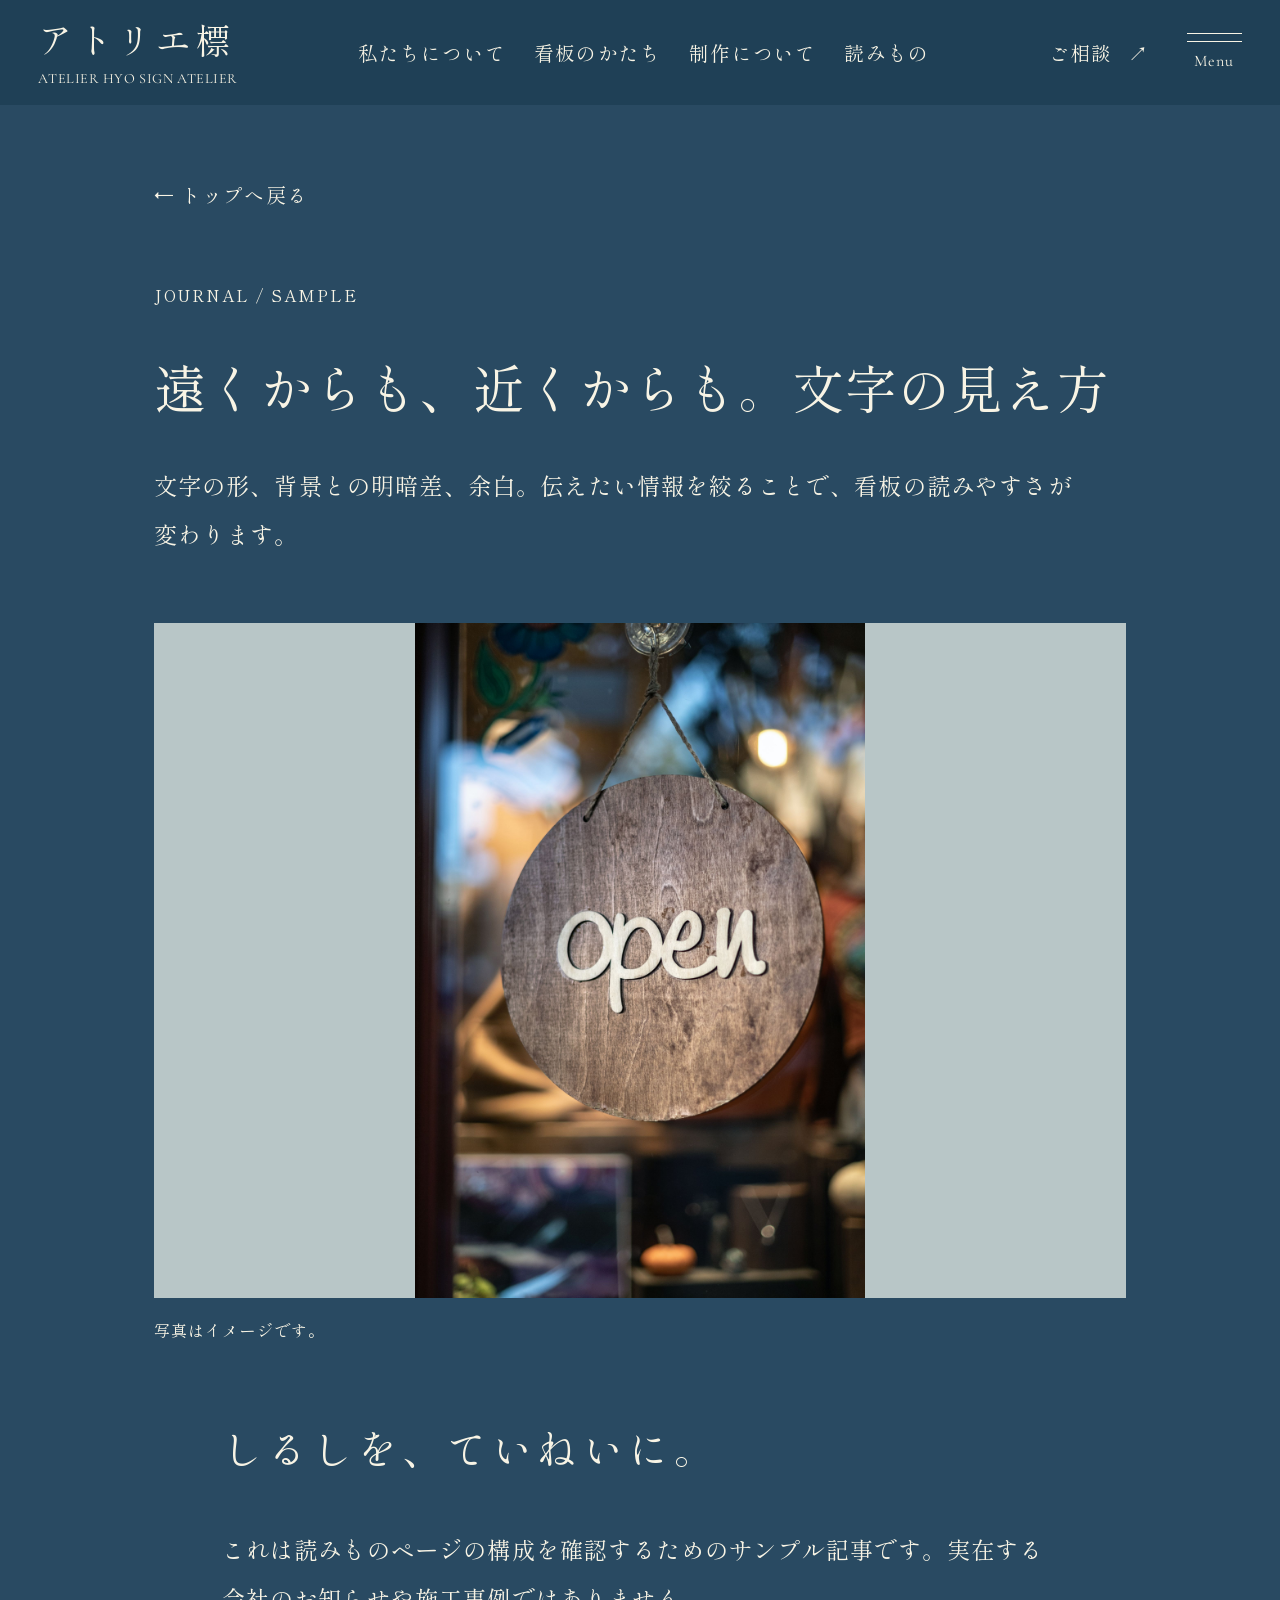
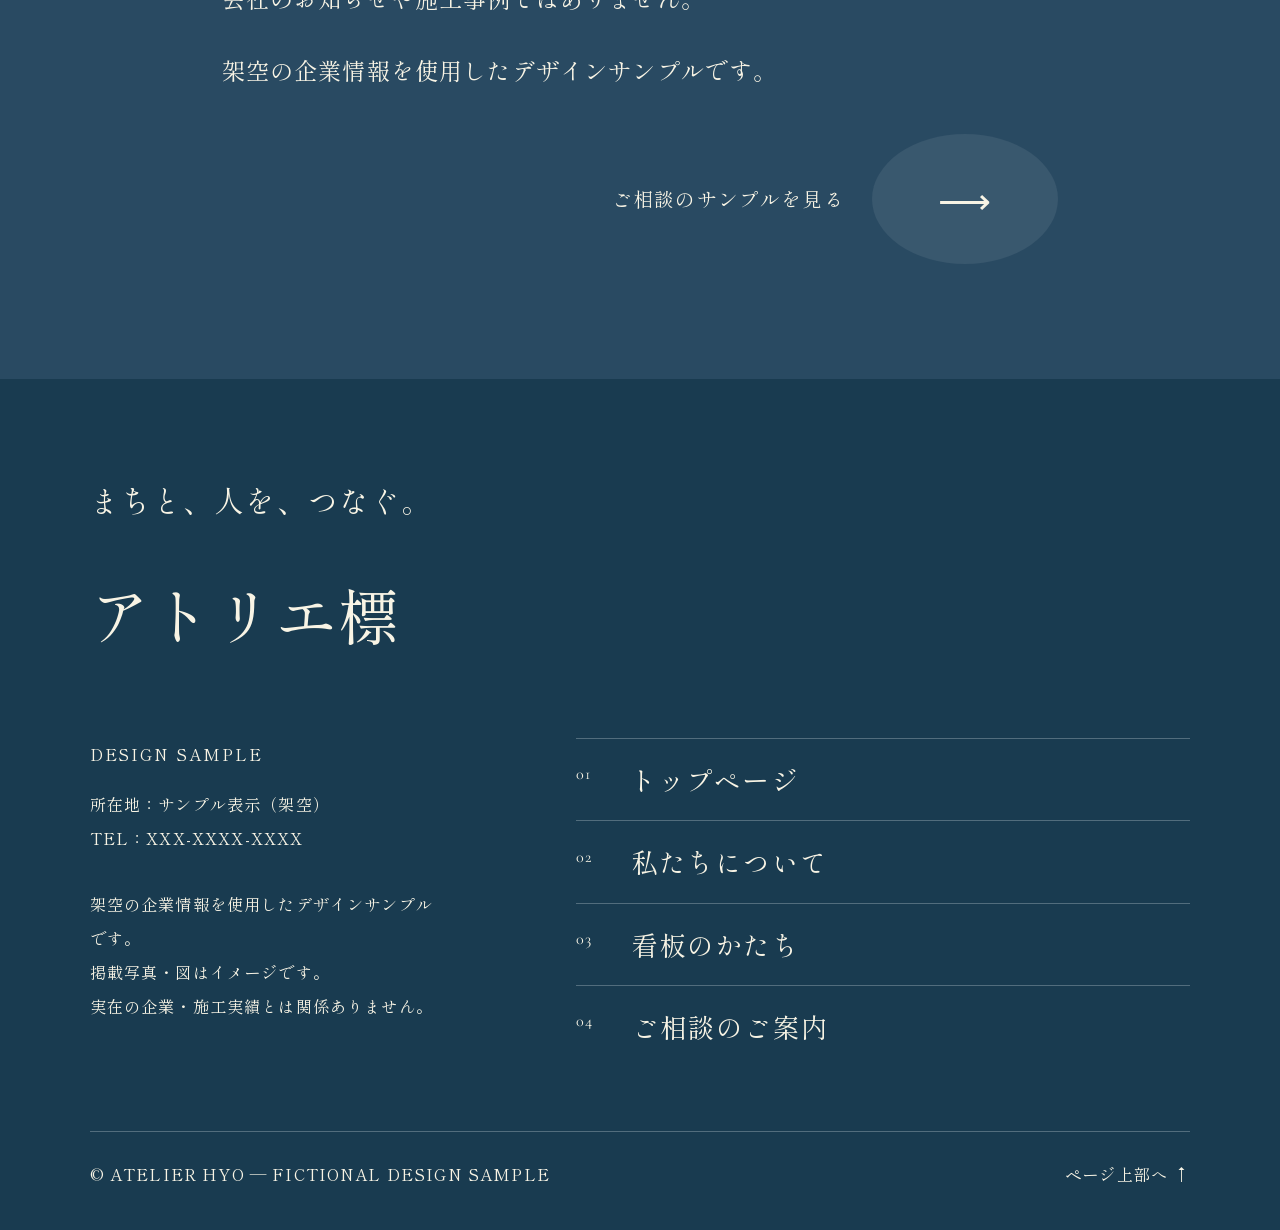
<file: journal-3.html>
<!doctype html><html lang="ja"><head><meta charset="utf-8"><meta name="viewport" content="width=device-width,initial-scale=1"><meta name="robots" content="noindex,nofollow,noarchive"><meta name="description" content="アトリエ標 — 看板製作の架空デザインサンプル。"><title>アトリエ標｜看板製作のデザインサンプル（架空）</title><link rel="icon" href="assets/icon.svg"><link rel="stylesheet" href="style.css?v=1.2"><script src="app.js?v=1.2" defer></script></head><body id="top" class="detail-page"><header class="header"><a class="brand" href="index.html#top" aria-label="アトリエ標 トップ"><span>アトリエ標</span><small>ATELIER HYO SIGN ATELIER</small></a><nav class="desktop-nav" aria-label="主なご案内"><a href="index.html#story">私たちについて</a><a href="index.html#signs">看板のかたち</a><a href="index.html#process">制作について</a><a href="index.html#journal">読みもの</a></nav><a class="header-contact" href="index.html#sample-contact">ご相談 <span>↗</span></a><button class="menu-toggle" aria-controls="menu" aria-expanded="false"><i></i><i></i><span>Menu</span></button></header><dialog id="menu" aria-label="メニュー"><button class="menu-close" aria-label="メニューを閉じる"><span>Close</span> ×</button><div class="menu-intro"><p class="menu-brand">アトリエ標</p><p>その場所らしさを、<br>ひとつのしるしに。</p><small>架空の看板製作デザインサンプル</small></div><nav class="menu-links"><a href="index.html#story"><small>About us</small>私たちについて<span>01</span></a><a href="index.html#signs"><small>Our signs</small>看板のかたち<span>02</span></a><a href="index.html#process"><small>Our craft</small>制作について<span>03</span></a><a href="index.html#journal"><small>Journal</small>読みもの<span>04</span></a><a href="index.html#sample-contact"><small>Contact</small>ご相談のご案内<span>05</span></a></nav></dialog><main class="detail-main"><a class="back-link" href="index.html">← トップへ戻る</a><p class="eyebrow">JOURNAL / SAMPLE</p><h1>遠くからも、近くからも。文字の見え方</h1><p class="detail-lead">文字の形、背景との明暗差、余白。伝えたい情報を絞ることで、看板の読みやすさが変わります。</p><figure><img src="assets/shop-sign.jpg" alt="遠くからも、近くからも。文字の見え方のサンプルイメージ"><figcaption>写真はイメージです。</figcaption></figure><section><h2>しるしを、ていねいに。</h2><p>これは読みものページの構成を確認するためのサンプル記事です。実在する会社のお知らせや施工事例ではありません。</p><p>架空の企業情報を使用したデザインサンプルです。</p><a class="more" href="index.html#sample-contact">ご相談のサンプルを見る <span>⟶</span></a></section></main><footer><p class="footer-line">まちと、人を、つなぐ。</p><a class="footer-brand" href="index.html#top">アトリエ標</a><div class="footer-grid"><div><p class="eyebrow">DESIGN SAMPLE</p><p>所在地：サンプル表示（架空）<br>TEL：XXX-XXXX-XXXX</p><p class="notice">架空の企業情報を使用したデザインサンプルです。<br>掲載写真・図はイメージです。<br>実在の企業・施工実績とは関係ありません。</p></div><nav aria-label="フッター"><a href="index.html#top"><small>01</small>トップページ</a><a href="index.html#story"><small>02</small>私たちについて</a><a href="index.html#signs"><small>03</small>看板のかたち</a><a href="index.html#sample-contact"><small>04</small>ご相談のご案内</a></nav></div><div class="footer-bottom"><span>© ATELIER HYO — FICTIONAL DESIGN SAMPLE</span><a href="#top">ページ上部へ ↑</a></div></footer></body></html>
</file>
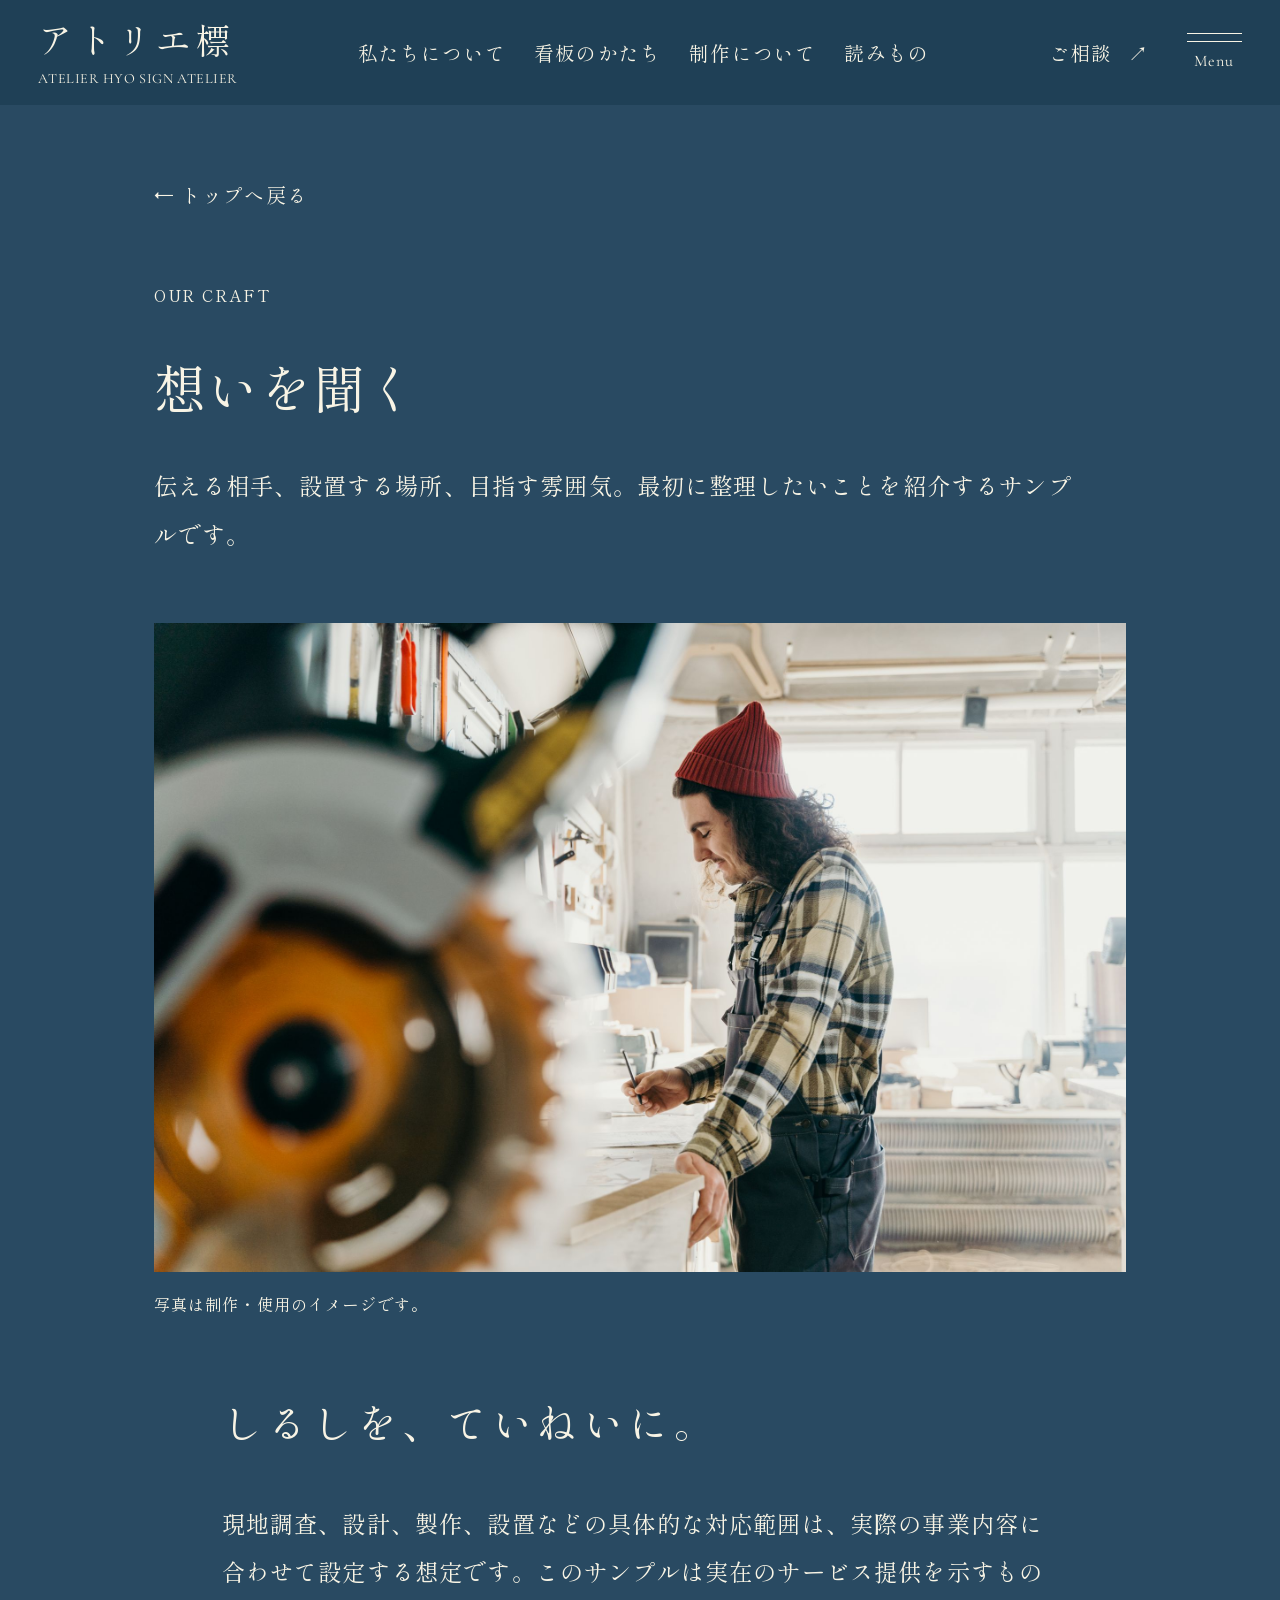
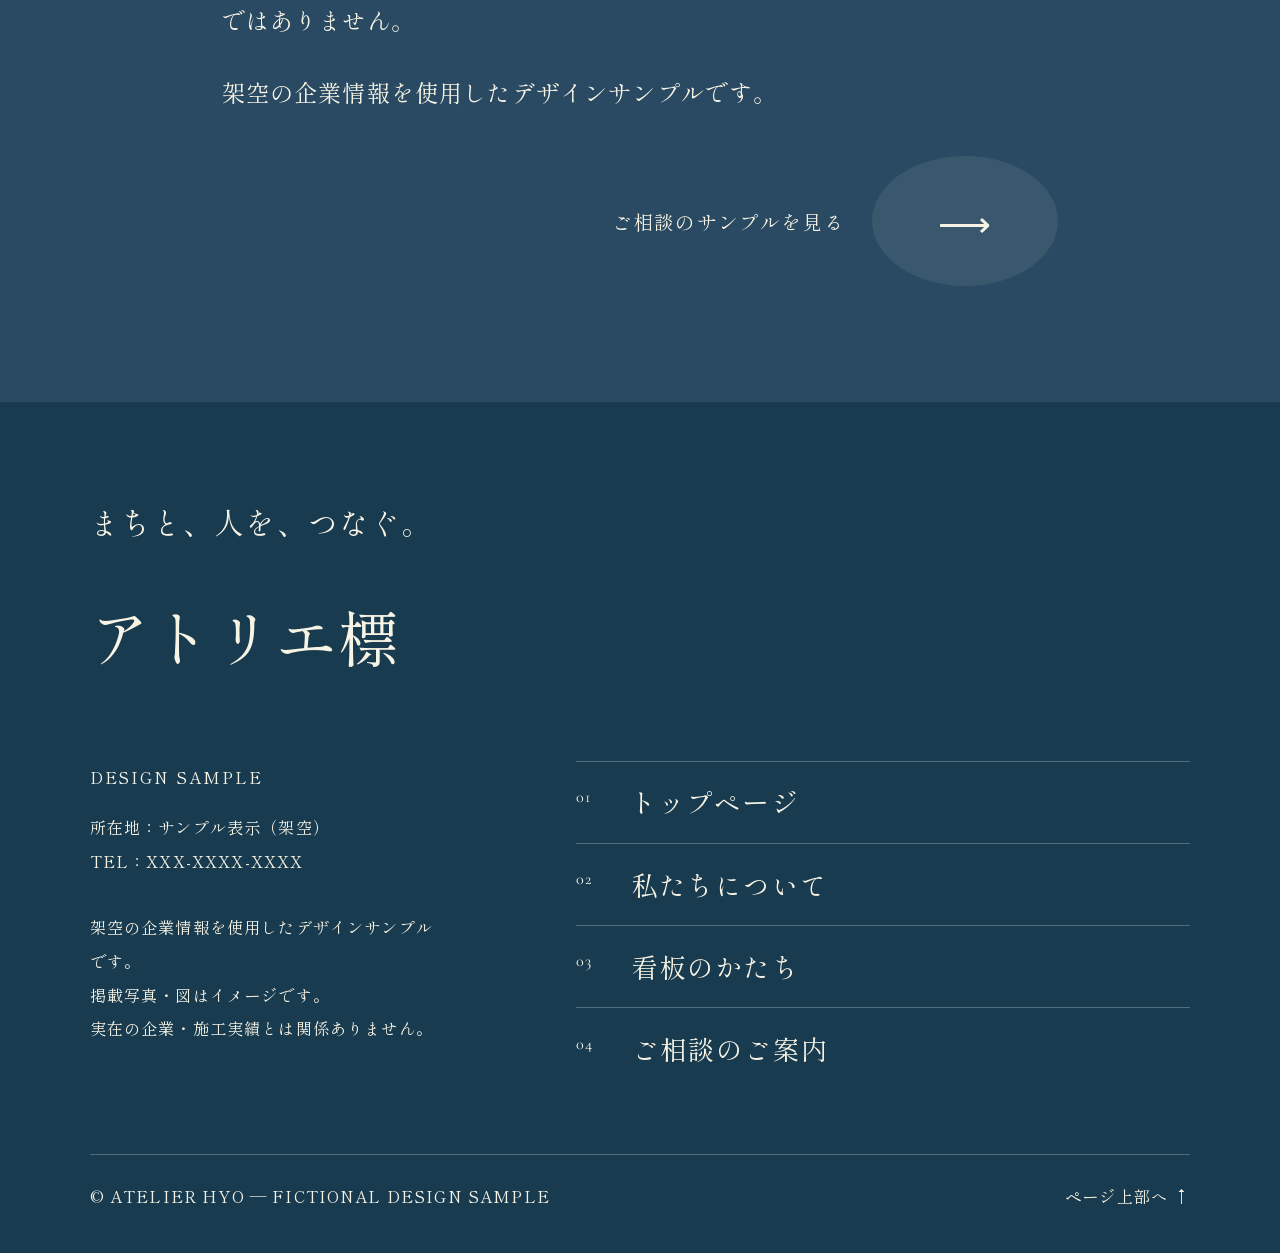
<file: process-1.html>
<!doctype html><html lang="ja"><head><meta charset="utf-8"><meta name="viewport" content="width=device-width,initial-scale=1"><meta name="robots" content="noindex,nofollow,noarchive"><meta name="description" content="アトリエ標 — 看板製作の架空デザインサンプル。"><title>アトリエ標｜看板製作のデザインサンプル（架空）</title><link rel="icon" href="assets/icon.svg"><link rel="stylesheet" href="style.css?v=1.2"><script src="app.js?v=1.2" defer></script></head><body id="top" class="detail-page"><header class="header"><a class="brand" href="index.html#top" aria-label="アトリエ標 トップ"><span>アトリエ標</span><small>ATELIER HYO SIGN ATELIER</small></a><nav class="desktop-nav" aria-label="主なご案内"><a href="index.html#story">私たちについて</a><a href="index.html#signs">看板のかたち</a><a href="index.html#process">制作について</a><a href="index.html#journal">読みもの</a></nav><a class="header-contact" href="index.html#sample-contact">ご相談 <span>↗</span></a><button class="menu-toggle" aria-controls="menu" aria-expanded="false"><i></i><i></i><span>Menu</span></button></header><dialog id="menu" aria-label="メニュー"><button class="menu-close" aria-label="メニューを閉じる"><span>Close</span> ×</button><div class="menu-intro"><p class="menu-brand">アトリエ標</p><p>その場所らしさを、<br>ひとつのしるしに。</p><small>架空の看板製作デザインサンプル</small></div><nav class="menu-links"><a href="index.html#story"><small>About us</small>私たちについて<span>01</span></a><a href="index.html#signs"><small>Our signs</small>看板のかたち<span>02</span></a><a href="index.html#process"><small>Our craft</small>制作について<span>03</span></a><a href="index.html#journal"><small>Journal</small>読みもの<span>04</span></a><a href="index.html#sample-contact"><small>Contact</small>ご相談のご案内<span>05</span></a></nav></dialog><main class="detail-main"><a class="back-link" href="index.html">← トップへ戻る</a><p class="eyebrow">OUR CRAFT</p><h1>想いを聞く</h1><p class="detail-lead">伝える相手、設置する場所、目指す雰囲気。最初に整理したいことを紹介するサンプルです。</p><figure><img src="assets/craft.jpg" alt="想いを聞くのサンプルイメージ"><figcaption>写真は制作・使用のイメージです。</figcaption></figure><section><h2>しるしを、ていねいに。</h2><p>現地調査、設計、製作、設置などの具体的な対応範囲は、実際の事業内容に合わせて設定する想定です。このサンプルは実在のサービス提供を示すものではありません。</p><p>架空の企業情報を使用したデザインサンプルです。</p><a class="more" href="index.html#sample-contact">ご相談のサンプルを見る <span>⟶</span></a></section></main><footer><p class="footer-line">まちと、人を、つなぐ。</p><a class="footer-brand" href="index.html#top">アトリエ標</a><div class="footer-grid"><div><p class="eyebrow">DESIGN SAMPLE</p><p>所在地：サンプル表示（架空）<br>TEL：XXX-XXXX-XXXX</p><p class="notice">架空の企業情報を使用したデザインサンプルです。<br>掲載写真・図はイメージです。<br>実在の企業・施工実績とは関係ありません。</p></div><nav aria-label="フッター"><a href="index.html#top"><small>01</small>トップページ</a><a href="index.html#story"><small>02</small>私たちについて</a><a href="index.html#signs"><small>03</small>看板のかたち</a><a href="index.html#sample-contact"><small>04</small>ご相談のご案内</a></nav></div><div class="footer-bottom"><span>© ATELIER HYO — FICTIONAL DESIGN SAMPLE</span><a href="#top">ページ上部へ ↑</a></div></footer></body></html>
</file>
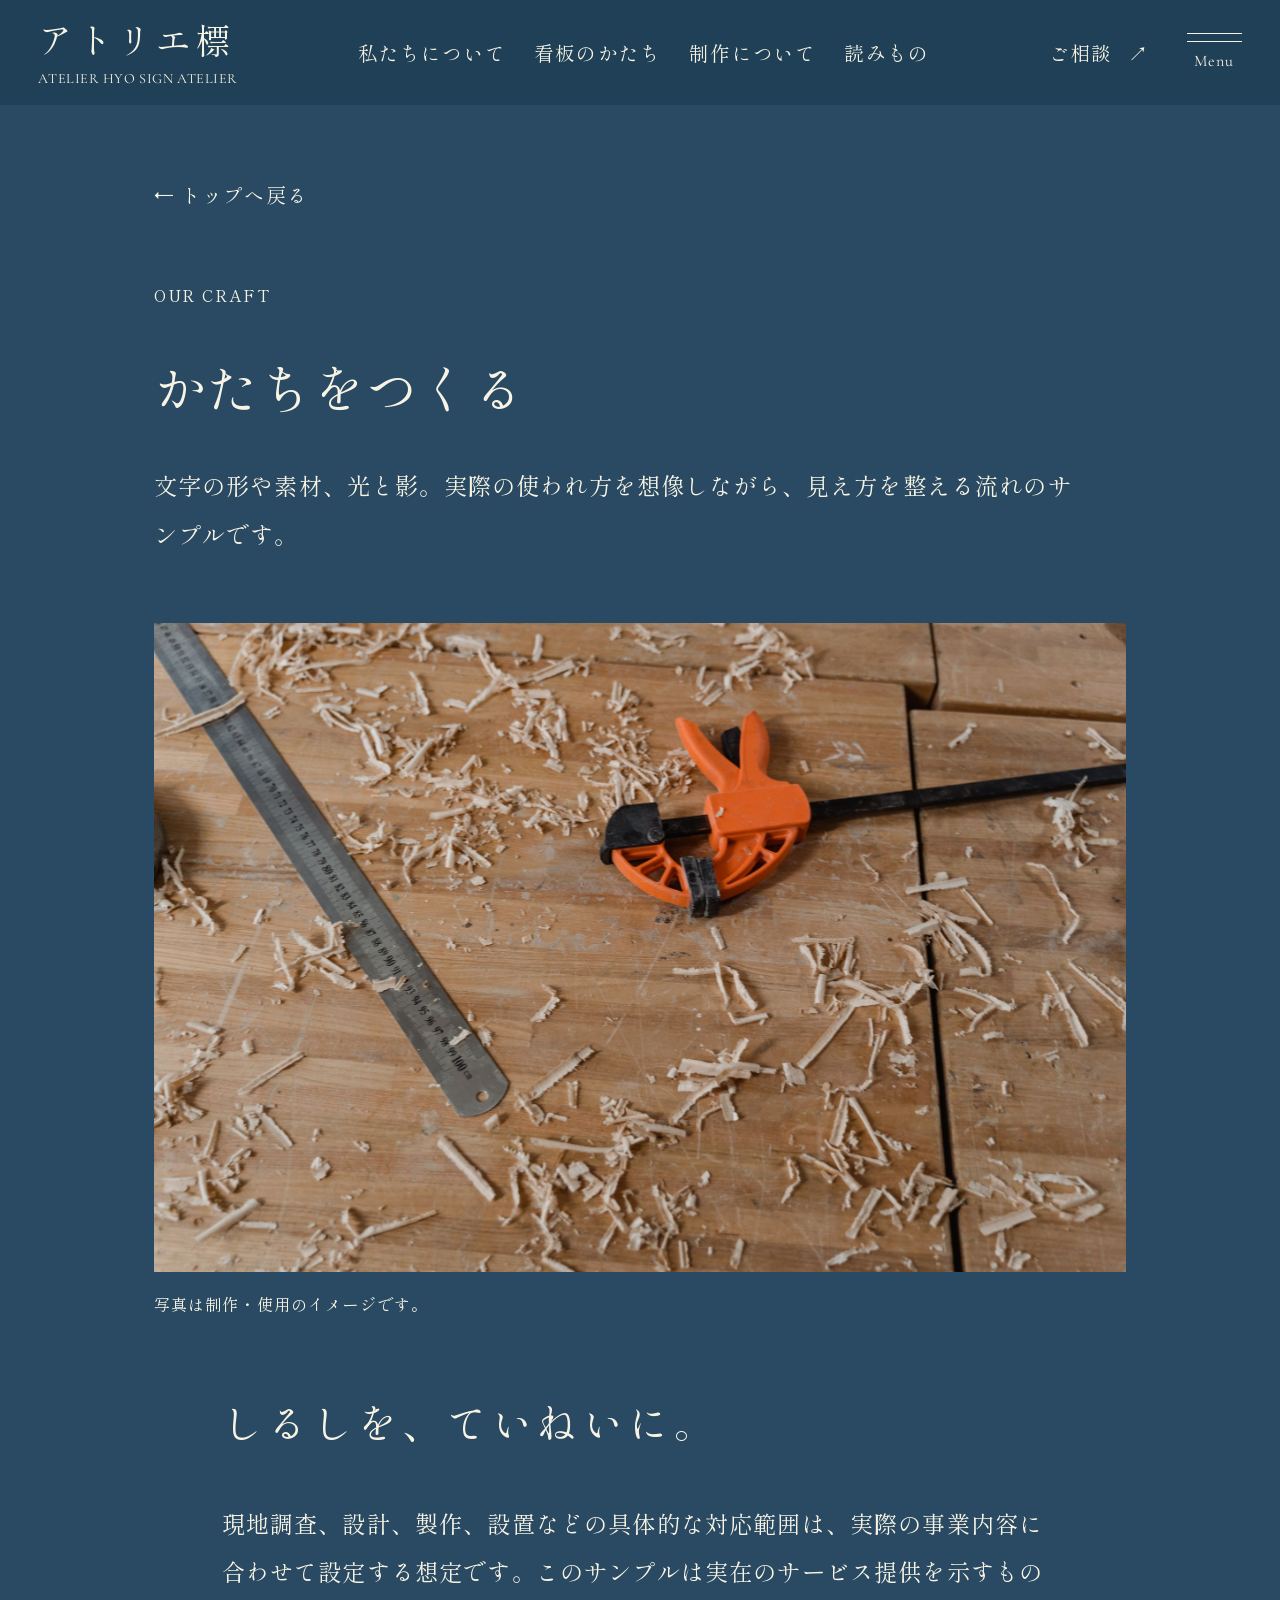
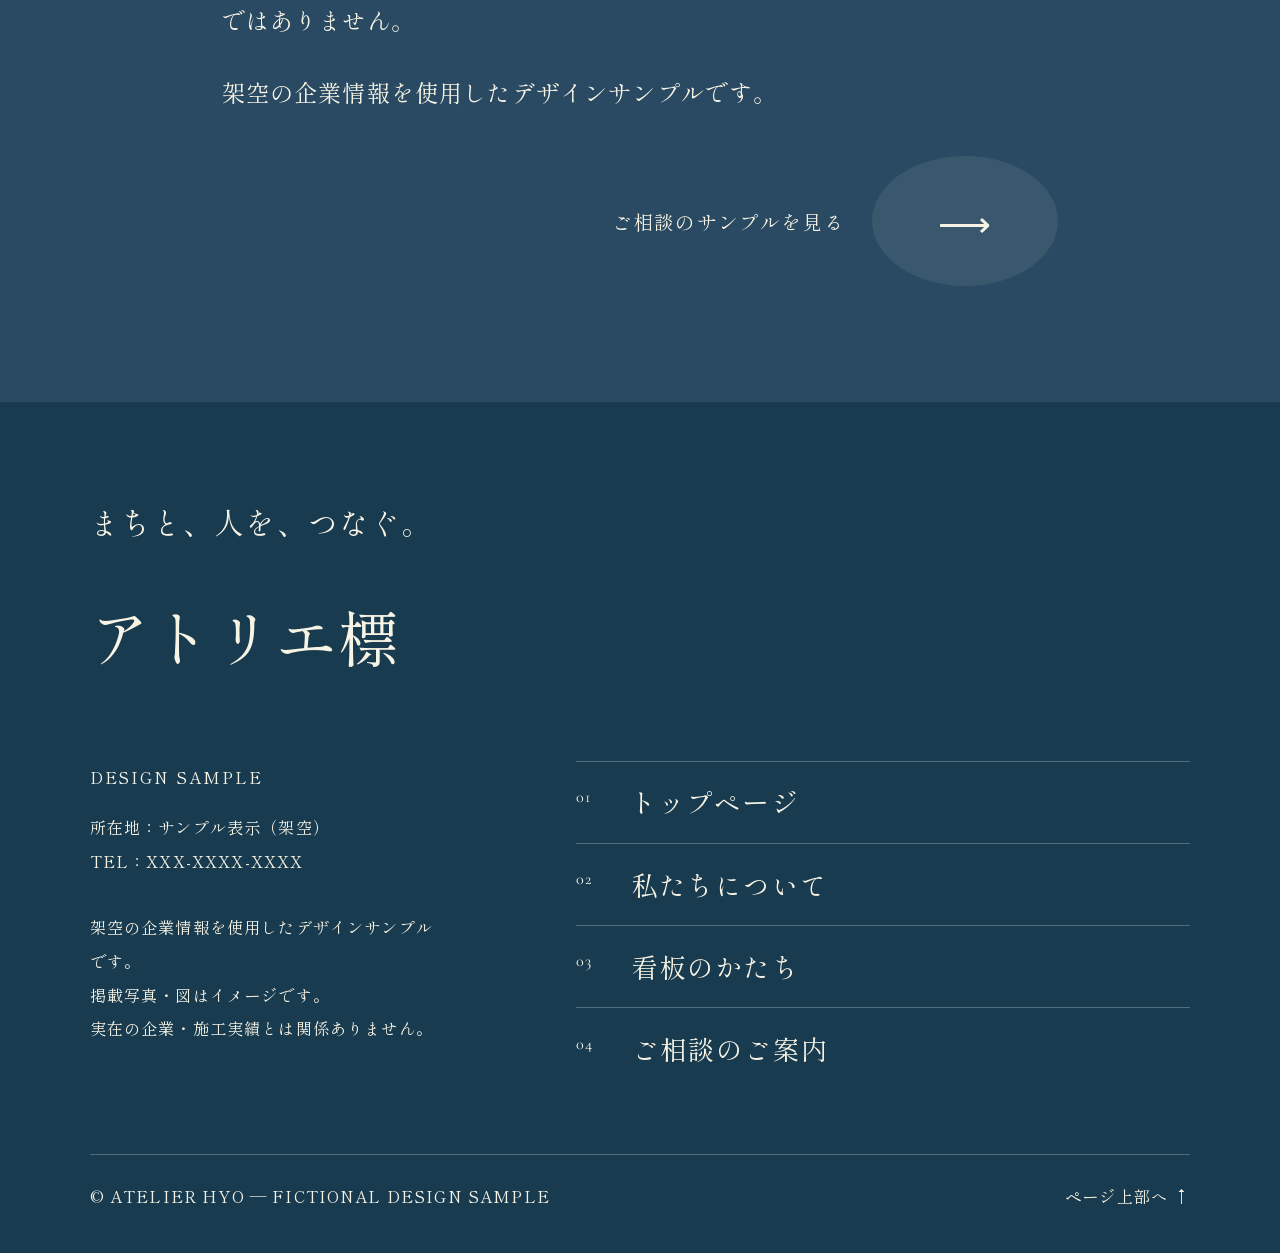
<file: process-2.html>
<!doctype html><html lang="ja"><head><meta charset="utf-8"><meta name="viewport" content="width=device-width,initial-scale=1"><meta name="robots" content="noindex,nofollow,noarchive"><meta name="description" content="アトリエ標 — 看板製作の架空デザインサンプル。"><title>アトリエ標｜看板製作のデザインサンプル（架空）</title><link rel="icon" href="assets/icon.svg"><link rel="stylesheet" href="style.css?v=1.2"><script src="app.js?v=1.2" defer></script></head><body id="top" class="detail-page"><header class="header"><a class="brand" href="index.html#top" aria-label="アトリエ標 トップ"><span>アトリエ標</span><small>ATELIER HYO SIGN ATELIER</small></a><nav class="desktop-nav" aria-label="主なご案内"><a href="index.html#story">私たちについて</a><a href="index.html#signs">看板のかたち</a><a href="index.html#process">制作について</a><a href="index.html#journal">読みもの</a></nav><a class="header-contact" href="index.html#sample-contact">ご相談 <span>↗</span></a><button class="menu-toggle" aria-controls="menu" aria-expanded="false"><i></i><i></i><span>Menu</span></button></header><dialog id="menu" aria-label="メニュー"><button class="menu-close" aria-label="メニューを閉じる"><span>Close</span> ×</button><div class="menu-intro"><p class="menu-brand">アトリエ標</p><p>その場所らしさを、<br>ひとつのしるしに。</p><small>架空の看板製作デザインサンプル</small></div><nav class="menu-links"><a href="index.html#story"><small>About us</small>私たちについて<span>01</span></a><a href="index.html#signs"><small>Our signs</small>看板のかたち<span>02</span></a><a href="index.html#process"><small>Our craft</small>制作について<span>03</span></a><a href="index.html#journal"><small>Journal</small>読みもの<span>04</span></a><a href="index.html#sample-contact"><small>Contact</small>ご相談のご案内<span>05</span></a></nav></dialog><main class="detail-main"><a class="back-link" href="index.html">← トップへ戻る</a><p class="eyebrow">OUR CRAFT</p><h1>かたちをつくる</h1><p class="detail-lead">文字の形や素材、光と影。実際の使われ方を想像しながら、見え方を整える流れのサンプルです。</p><figure><img src="assets/tools.jpg" alt="かたちをつくるのサンプルイメージ"><figcaption>写真は制作・使用のイメージです。</figcaption></figure><section><h2>しるしを、ていねいに。</h2><p>現地調査、設計、製作、設置などの具体的な対応範囲は、実際の事業内容に合わせて設定する想定です。このサンプルは実在のサービス提供を示すものではありません。</p><p>架空の企業情報を使用したデザインサンプルです。</p><a class="more" href="index.html#sample-contact">ご相談のサンプルを見る <span>⟶</span></a></section></main><footer><p class="footer-line">まちと、人を、つなぐ。</p><a class="footer-brand" href="index.html#top">アトリエ標</a><div class="footer-grid"><div><p class="eyebrow">DESIGN SAMPLE</p><p>所在地：サンプル表示（架空）<br>TEL：XXX-XXXX-XXXX</p><p class="notice">架空の企業情報を使用したデザインサンプルです。<br>掲載写真・図はイメージです。<br>実在の企業・施工実績とは関係ありません。</p></div><nav aria-label="フッター"><a href="index.html#top"><small>01</small>トップページ</a><a href="index.html#story"><small>02</small>私たちについて</a><a href="index.html#signs"><small>03</small>看板のかたち</a><a href="index.html#sample-contact"><small>04</small>ご相談のご案内</a></nav></div><div class="footer-bottom"><span>© ATELIER HYO — FICTIONAL DESIGN SAMPLE</span><a href="#top">ページ上部へ ↑</a></div></footer></body></html>
</file>
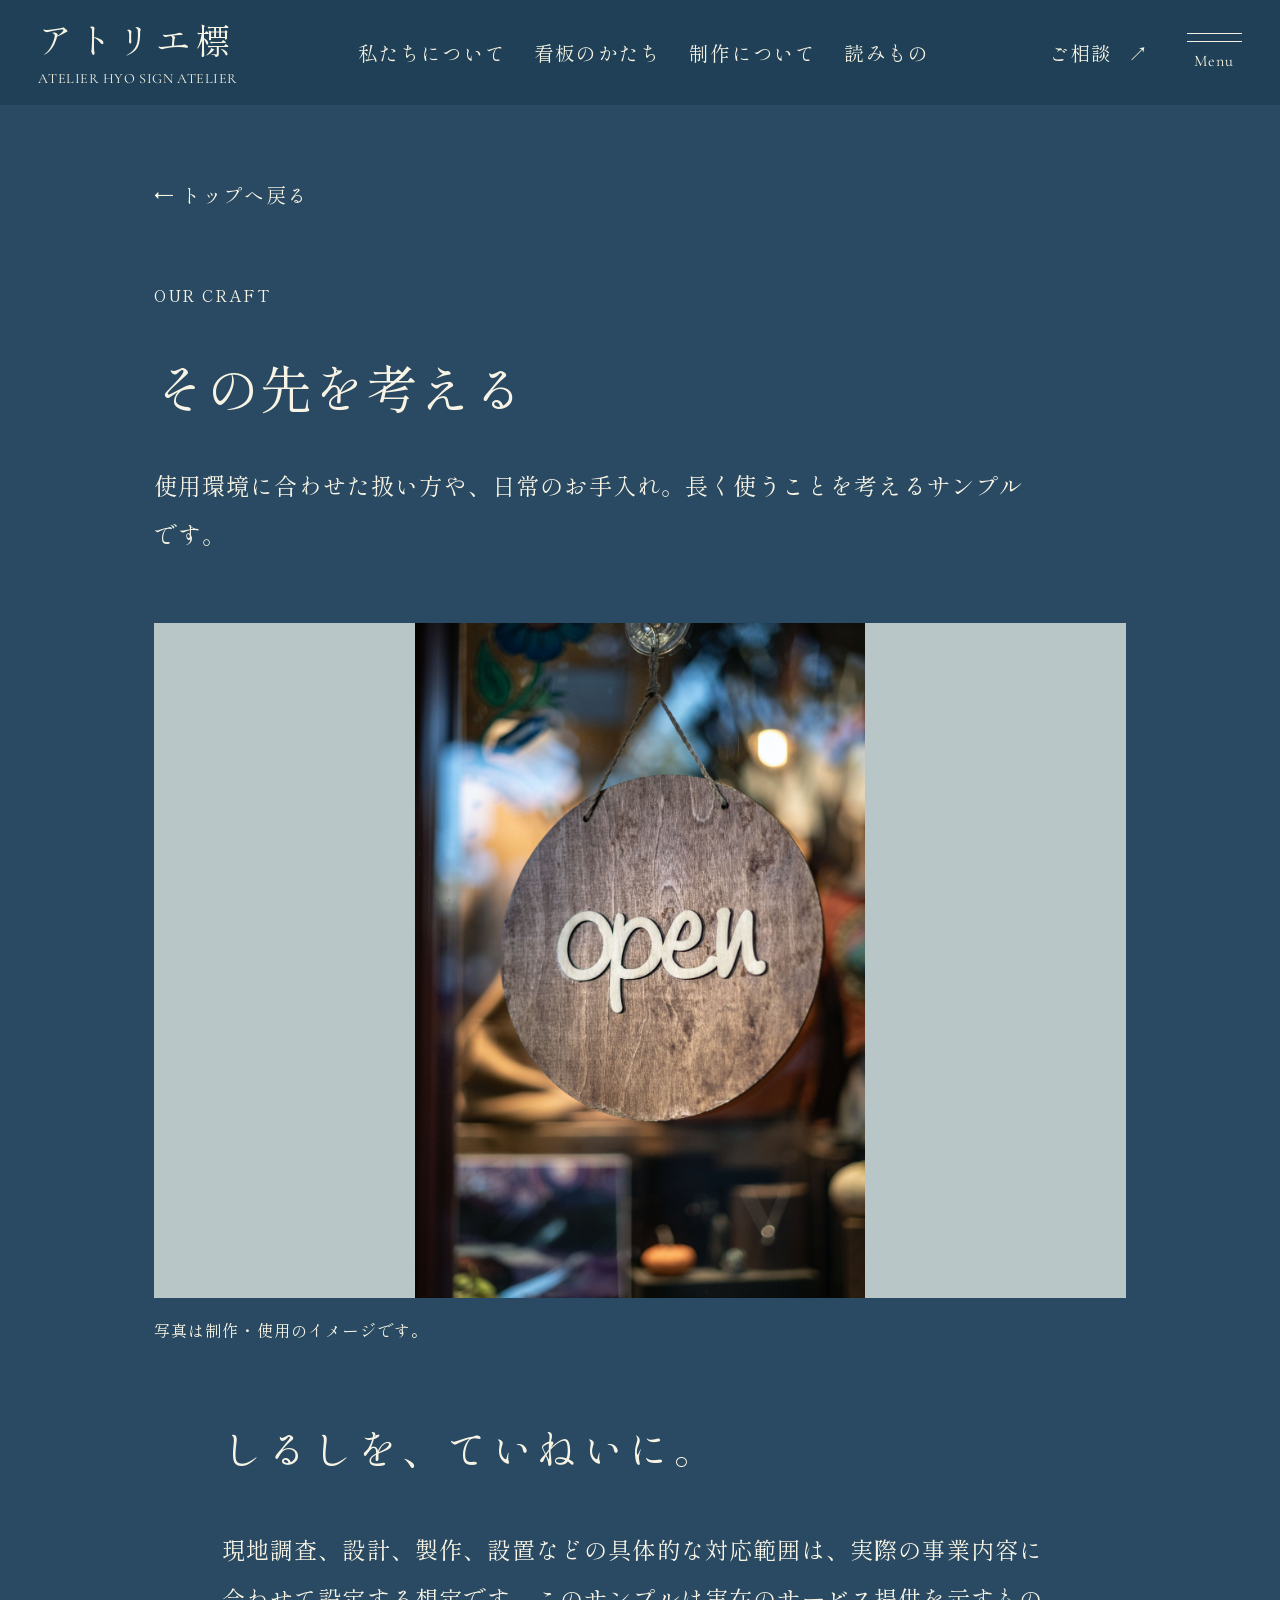
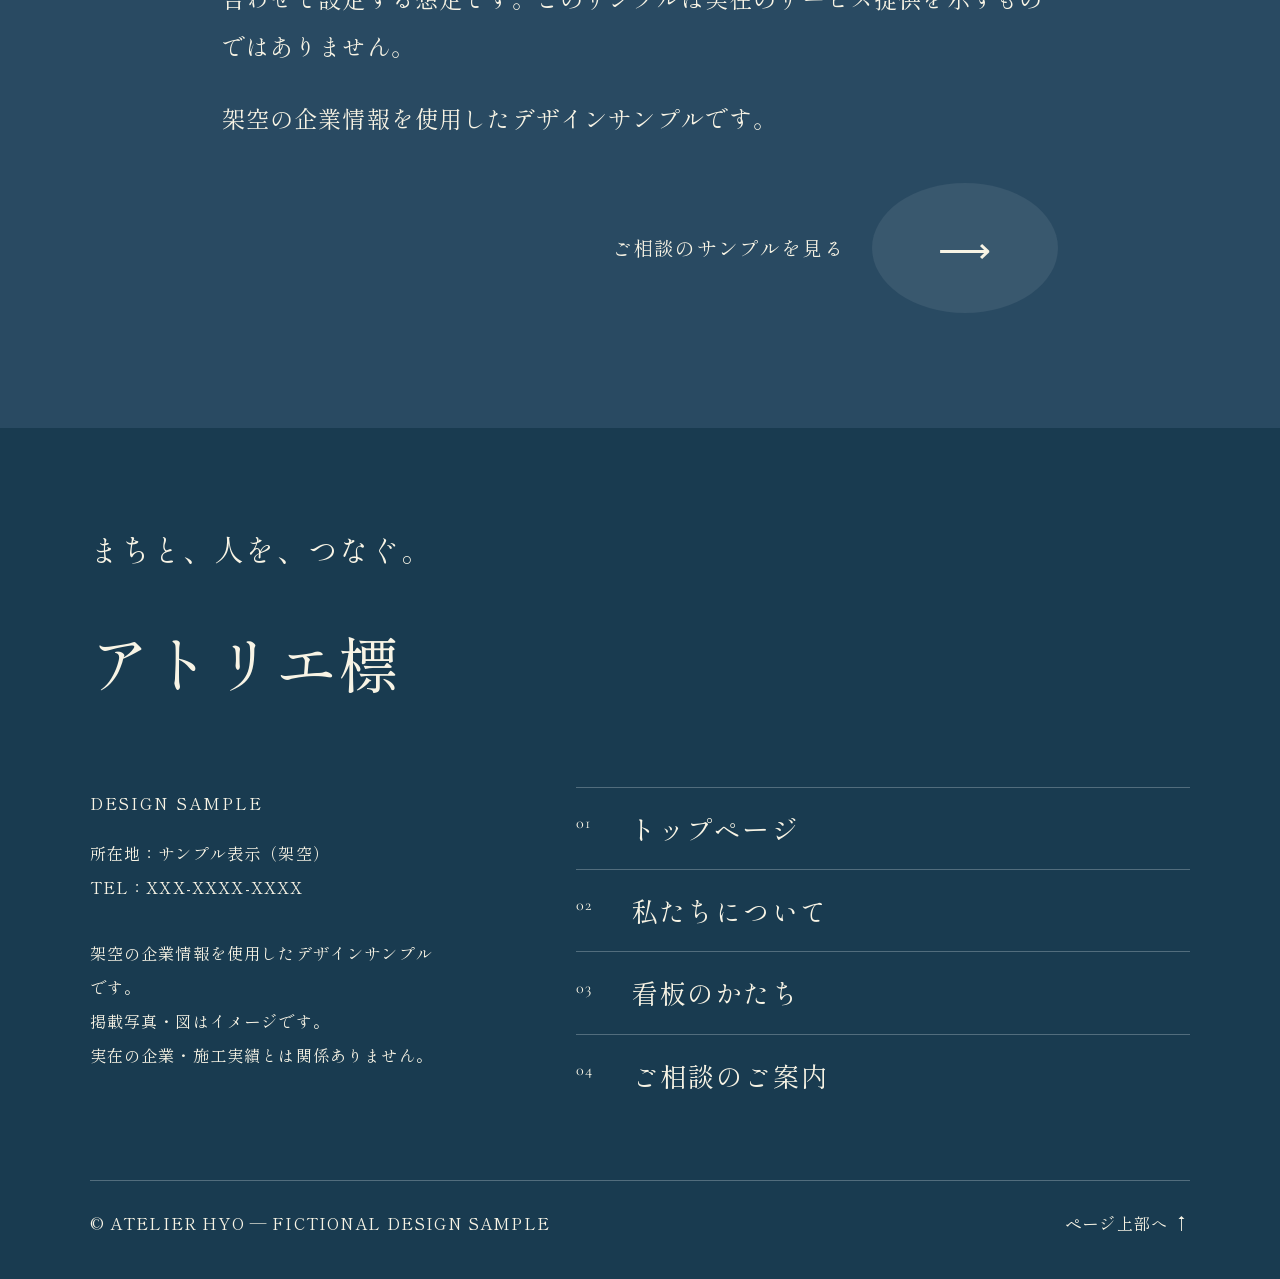
<file: process-3.html>
<!doctype html><html lang="ja"><head><meta charset="utf-8"><meta name="viewport" content="width=device-width,initial-scale=1"><meta name="robots" content="noindex,nofollow,noarchive"><meta name="description" content="アトリエ標 — 看板製作の架空デザインサンプル。"><title>アトリエ標｜看板製作のデザインサンプル（架空）</title><link rel="icon" href="assets/icon.svg"><link rel="stylesheet" href="style.css?v=1.2"><script src="app.js?v=1.2" defer></script></head><body id="top" class="detail-page"><header class="header"><a class="brand" href="index.html#top" aria-label="アトリエ標 トップ"><span>アトリエ標</span><small>ATELIER HYO SIGN ATELIER</small></a><nav class="desktop-nav" aria-label="主なご案内"><a href="index.html#story">私たちについて</a><a href="index.html#signs">看板のかたち</a><a href="index.html#process">制作について</a><a href="index.html#journal">読みもの</a></nav><a class="header-contact" href="index.html#sample-contact">ご相談 <span>↗</span></a><button class="menu-toggle" aria-controls="menu" aria-expanded="false"><i></i><i></i><span>Menu</span></button></header><dialog id="menu" aria-label="メニュー"><button class="menu-close" aria-label="メニューを閉じる"><span>Close</span> ×</button><div class="menu-intro"><p class="menu-brand">アトリエ標</p><p>その場所らしさを、<br>ひとつのしるしに。</p><small>架空の看板製作デザインサンプル</small></div><nav class="menu-links"><a href="index.html#story"><small>About us</small>私たちについて<span>01</span></a><a href="index.html#signs"><small>Our signs</small>看板のかたち<span>02</span></a><a href="index.html#process"><small>Our craft</small>制作について<span>03</span></a><a href="index.html#journal"><small>Journal</small>読みもの<span>04</span></a><a href="index.html#sample-contact"><small>Contact</small>ご相談のご案内<span>05</span></a></nav></dialog><main class="detail-main"><a class="back-link" href="index.html">← トップへ戻る</a><p class="eyebrow">OUR CRAFT</p><h1>その先を考える</h1><p class="detail-lead">使用環境に合わせた扱い方や、日常のお手入れ。長く使うことを考えるサンプルです。</p><figure><img src="assets/shop-sign.jpg" alt="その先を考えるのサンプルイメージ"><figcaption>写真は制作・使用のイメージです。</figcaption></figure><section><h2>しるしを、ていねいに。</h2><p>現地調査、設計、製作、設置などの具体的な対応範囲は、実際の事業内容に合わせて設定する想定です。このサンプルは実在のサービス提供を示すものではありません。</p><p>架空の企業情報を使用したデザインサンプルです。</p><a class="more" href="index.html#sample-contact">ご相談のサンプルを見る <span>⟶</span></a></section></main><footer><p class="footer-line">まちと、人を、つなぐ。</p><a class="footer-brand" href="index.html#top">アトリエ標</a><div class="footer-grid"><div><p class="eyebrow">DESIGN SAMPLE</p><p>所在地：サンプル表示（架空）<br>TEL：XXX-XXXX-XXXX</p><p class="notice">架空の企業情報を使用したデザインサンプルです。<br>掲載写真・図はイメージです。<br>実在の企業・施工実績とは関係ありません。</p></div><nav aria-label="フッター"><a href="index.html#top"><small>01</small>トップページ</a><a href="index.html#story"><small>02</small>私たちについて</a><a href="index.html#signs"><small>03</small>看板のかたち</a><a href="index.html#sample-contact"><small>04</small>ご相談のご案内</a></nav></div><div class="footer-bottom"><span>© ATELIER HYO — FICTIONAL DESIGN SAMPLE</span><a href="#top">ページ上部へ ↑</a></div></footer></body></html>
</file>
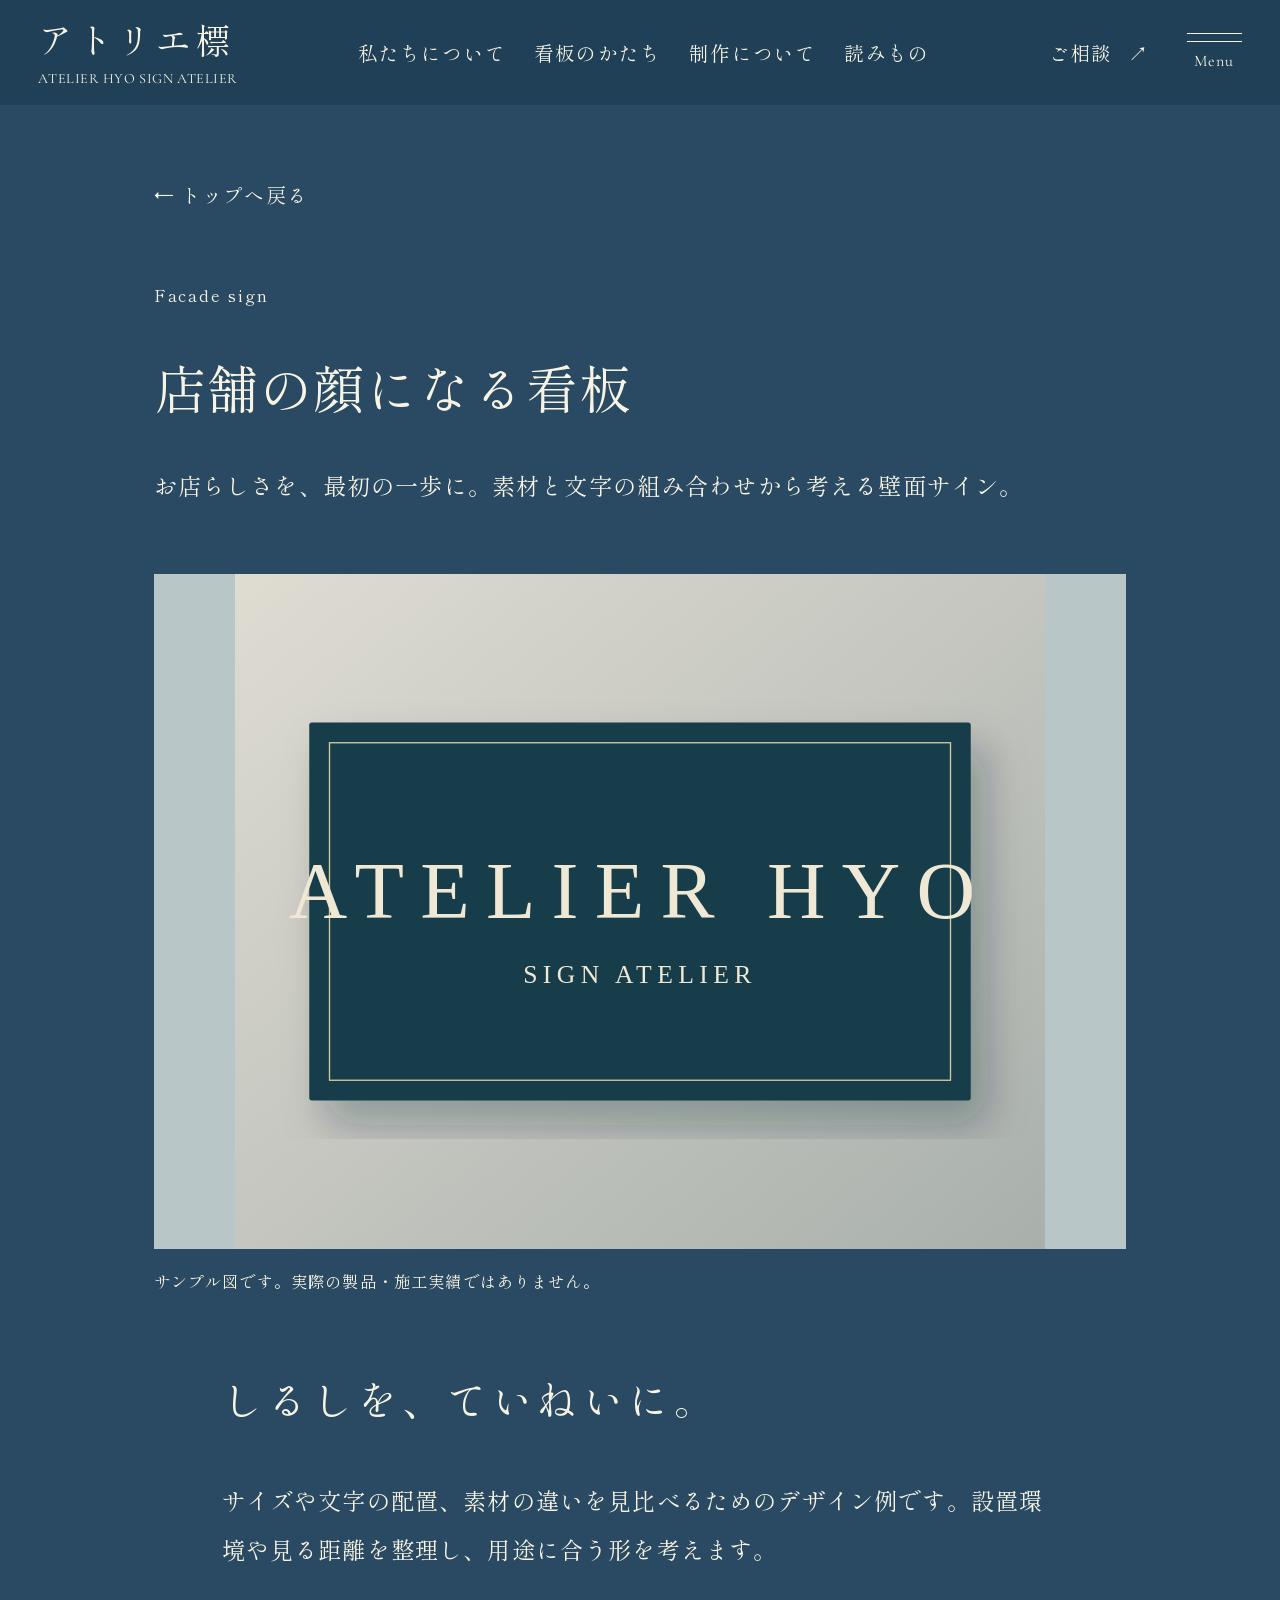
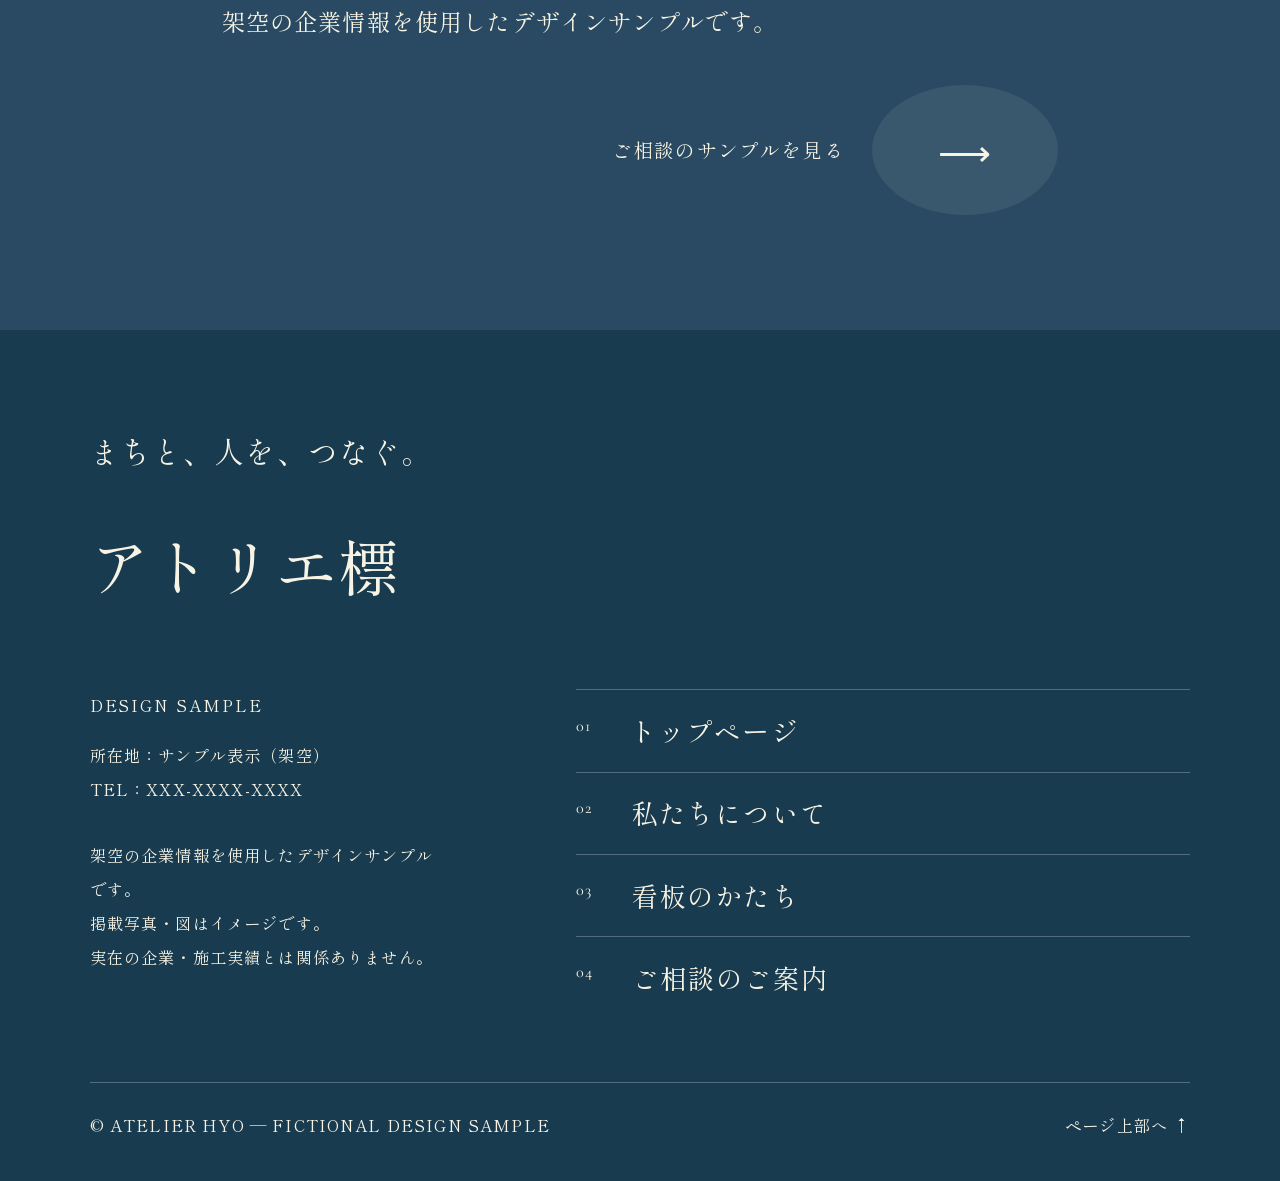
<file: sign-1.html>
<!doctype html><html lang="ja"><head><meta charset="utf-8"><meta name="viewport" content="width=device-width,initial-scale=1"><meta name="robots" content="noindex,nofollow,noarchive"><meta name="description" content="アトリエ標 — 看板製作の架空デザインサンプル。"><title>アトリエ標｜看板製作のデザインサンプル（架空）</title><link rel="icon" href="assets/icon.svg"><link rel="stylesheet" href="style.css?v=1.2"><script src="app.js?v=1.2" defer></script></head><body id="top" class="detail-page"><header class="header"><a class="brand" href="index.html#top" aria-label="アトリエ標 トップ"><span>アトリエ標</span><small>ATELIER HYO SIGN ATELIER</small></a><nav class="desktop-nav" aria-label="主なご案内"><a href="index.html#story">私たちについて</a><a href="index.html#signs">看板のかたち</a><a href="index.html#process">制作について</a><a href="index.html#journal">読みもの</a></nav><a class="header-contact" href="index.html#sample-contact">ご相談 <span>↗</span></a><button class="menu-toggle" aria-controls="menu" aria-expanded="false"><i></i><i></i><span>Menu</span></button></header><dialog id="menu" aria-label="メニュー"><button class="menu-close" aria-label="メニューを閉じる"><span>Close</span> ×</button><div class="menu-intro"><p class="menu-brand">アトリエ標</p><p>その場所らしさを、<br>ひとつのしるしに。</p><small>架空の看板製作デザインサンプル</small></div><nav class="menu-links"><a href="index.html#story"><small>About us</small>私たちについて<span>01</span></a><a href="index.html#signs"><small>Our signs</small>看板のかたち<span>02</span></a><a href="index.html#process"><small>Our craft</small>制作について<span>03</span></a><a href="index.html#journal"><small>Journal</small>読みもの<span>04</span></a><a href="index.html#sample-contact"><small>Contact</small>ご相談のご案内<span>05</span></a></nav></dialog><main class="detail-main"><a class="back-link" href="index.html">← トップへ戻る</a><p class="eyebrow">Facade sign</p><h1>店舗の顔になる看板</h1><p class="detail-lead">お店らしさを、最初の一歩に。素材と文字の組み合わせから考える壁面サイン。</p><figure><img src="assets/wall.svg" alt="店舗の顔になる看板のサンプルイメージ"><figcaption>サンプル図です。実際の製品・施工実績ではありません。</figcaption></figure><section><h2>しるしを、ていねいに。</h2><p>サイズや文字の配置、素材の違いを見比べるためのデザイン例です。設置環境や見る距離を整理し、用途に合う形を考えます。</p><p>架空の企業情報を使用したデザインサンプルです。</p><a class="more" href="index.html#sample-contact">ご相談のサンプルを見る <span>⟶</span></a></section></main><footer><p class="footer-line">まちと、人を、つなぐ。</p><a class="footer-brand" href="index.html#top">アトリエ標</a><div class="footer-grid"><div><p class="eyebrow">DESIGN SAMPLE</p><p>所在地：サンプル表示（架空）<br>TEL：XXX-XXXX-XXXX</p><p class="notice">架空の企業情報を使用したデザインサンプルです。<br>掲載写真・図はイメージです。<br>実在の企業・施工実績とは関係ありません。</p></div><nav aria-label="フッター"><a href="index.html#top"><small>01</small>トップページ</a><a href="index.html#story"><small>02</small>私たちについて</a><a href="index.html#signs"><small>03</small>看板のかたち</a><a href="index.html#sample-contact"><small>04</small>ご相談のご案内</a></nav></div><div class="footer-bottom"><span>© ATELIER HYO — FICTIONAL DESIGN SAMPLE</span><a href="#top">ページ上部へ ↑</a></div></footer></body></html>
</file>
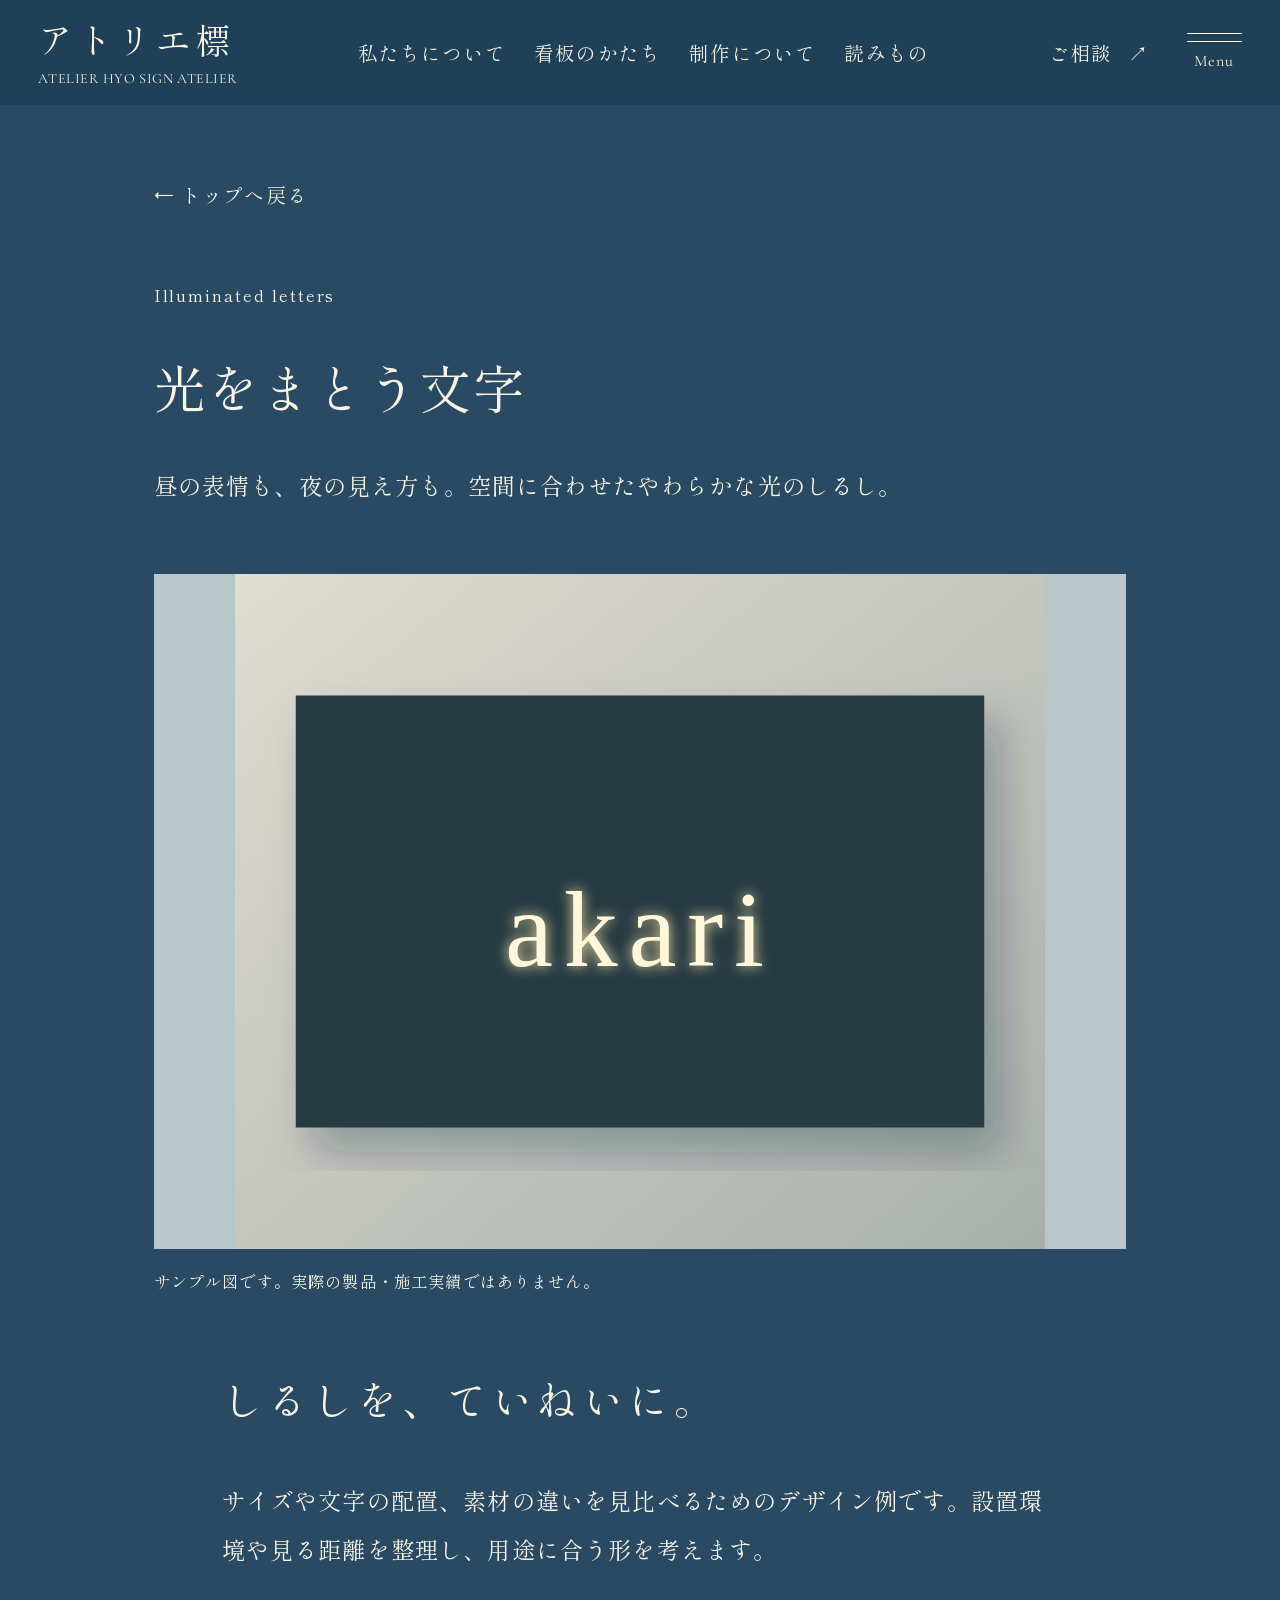
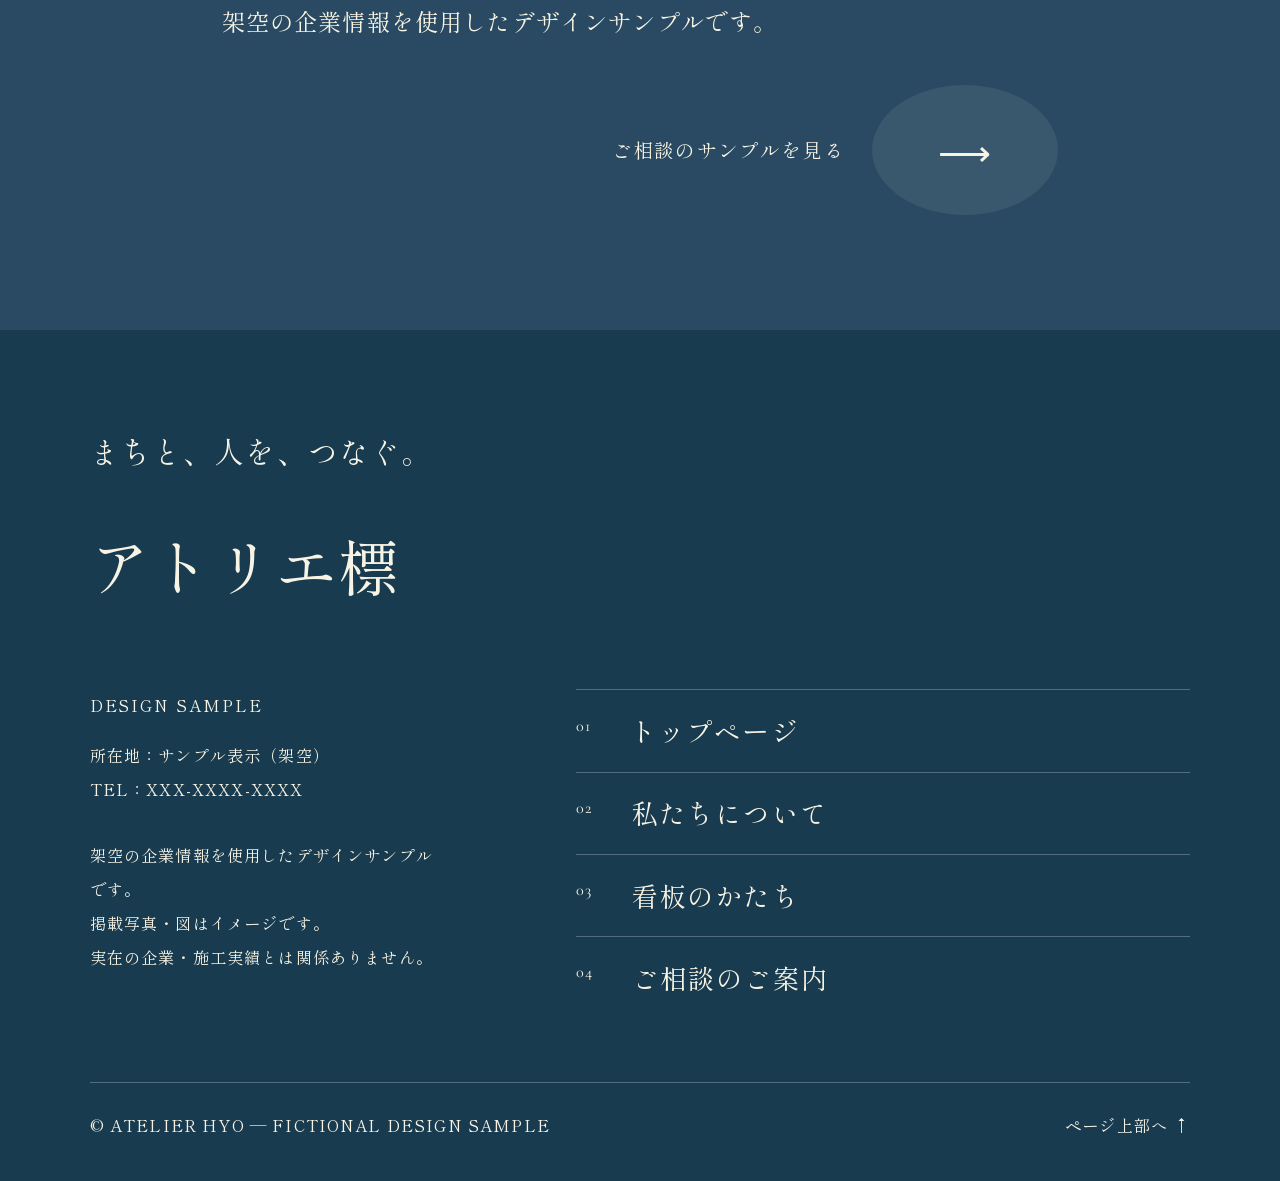
<file: sign-2.html>
<!doctype html><html lang="ja"><head><meta charset="utf-8"><meta name="viewport" content="width=device-width,initial-scale=1"><meta name="robots" content="noindex,nofollow,noarchive"><meta name="description" content="アトリエ標 — 看板製作の架空デザインサンプル。"><title>アトリエ標｜看板製作のデザインサンプル（架空）</title><link rel="icon" href="assets/icon.svg"><link rel="stylesheet" href="style.css?v=1.2"><script src="app.js?v=1.2" defer></script></head><body id="top" class="detail-page"><header class="header"><a class="brand" href="index.html#top" aria-label="アトリエ標 トップ"><span>アトリエ標</span><small>ATELIER HYO SIGN ATELIER</small></a><nav class="desktop-nav" aria-label="主なご案内"><a href="index.html#story">私たちについて</a><a href="index.html#signs">看板のかたち</a><a href="index.html#process">制作について</a><a href="index.html#journal">読みもの</a></nav><a class="header-contact" href="index.html#sample-contact">ご相談 <span>↗</span></a><button class="menu-toggle" aria-controls="menu" aria-expanded="false"><i></i><i></i><span>Menu</span></button></header><dialog id="menu" aria-label="メニュー"><button class="menu-close" aria-label="メニューを閉じる"><span>Close</span> ×</button><div class="menu-intro"><p class="menu-brand">アトリエ標</p><p>その場所らしさを、<br>ひとつのしるしに。</p><small>架空の看板製作デザインサンプル</small></div><nav class="menu-links"><a href="index.html#story"><small>About us</small>私たちについて<span>01</span></a><a href="index.html#signs"><small>Our signs</small>看板のかたち<span>02</span></a><a href="index.html#process"><small>Our craft</small>制作について<span>03</span></a><a href="index.html#journal"><small>Journal</small>読みもの<span>04</span></a><a href="index.html#sample-contact"><small>Contact</small>ご相談のご案内<span>05</span></a></nav></dialog><main class="detail-main"><a class="back-link" href="index.html">← トップへ戻る</a><p class="eyebrow">Illuminated letters</p><h1>光をまとう文字</h1><p class="detail-lead">昼の表情も、夜の見え方も。空間に合わせたやわらかな光のしるし。</p><figure><img src="assets/light.svg" alt="光をまとう文字のサンプルイメージ"><figcaption>サンプル図です。実際の製品・施工実績ではありません。</figcaption></figure><section><h2>しるしを、ていねいに。</h2><p>サイズや文字の配置、素材の違いを見比べるためのデザイン例です。設置環境や見る距離を整理し、用途に合う形を考えます。</p><p>架空の企業情報を使用したデザインサンプルです。</p><a class="more" href="index.html#sample-contact">ご相談のサンプルを見る <span>⟶</span></a></section></main><footer><p class="footer-line">まちと、人を、つなぐ。</p><a class="footer-brand" href="index.html#top">アトリエ標</a><div class="footer-grid"><div><p class="eyebrow">DESIGN SAMPLE</p><p>所在地：サンプル表示（架空）<br>TEL：XXX-XXXX-XXXX</p><p class="notice">架空の企業情報を使用したデザインサンプルです。<br>掲載写真・図はイメージです。<br>実在の企業・施工実績とは関係ありません。</p></div><nav aria-label="フッター"><a href="index.html#top"><small>01</small>トップページ</a><a href="index.html#story"><small>02</small>私たちについて</a><a href="index.html#signs"><small>03</small>看板のかたち</a><a href="index.html#sample-contact"><small>04</small>ご相談のご案内</a></nav></div><div class="footer-bottom"><span>© ATELIER HYO — FICTIONAL DESIGN SAMPLE</span><a href="#top">ページ上部へ ↑</a></div></footer></body></html>
</file>
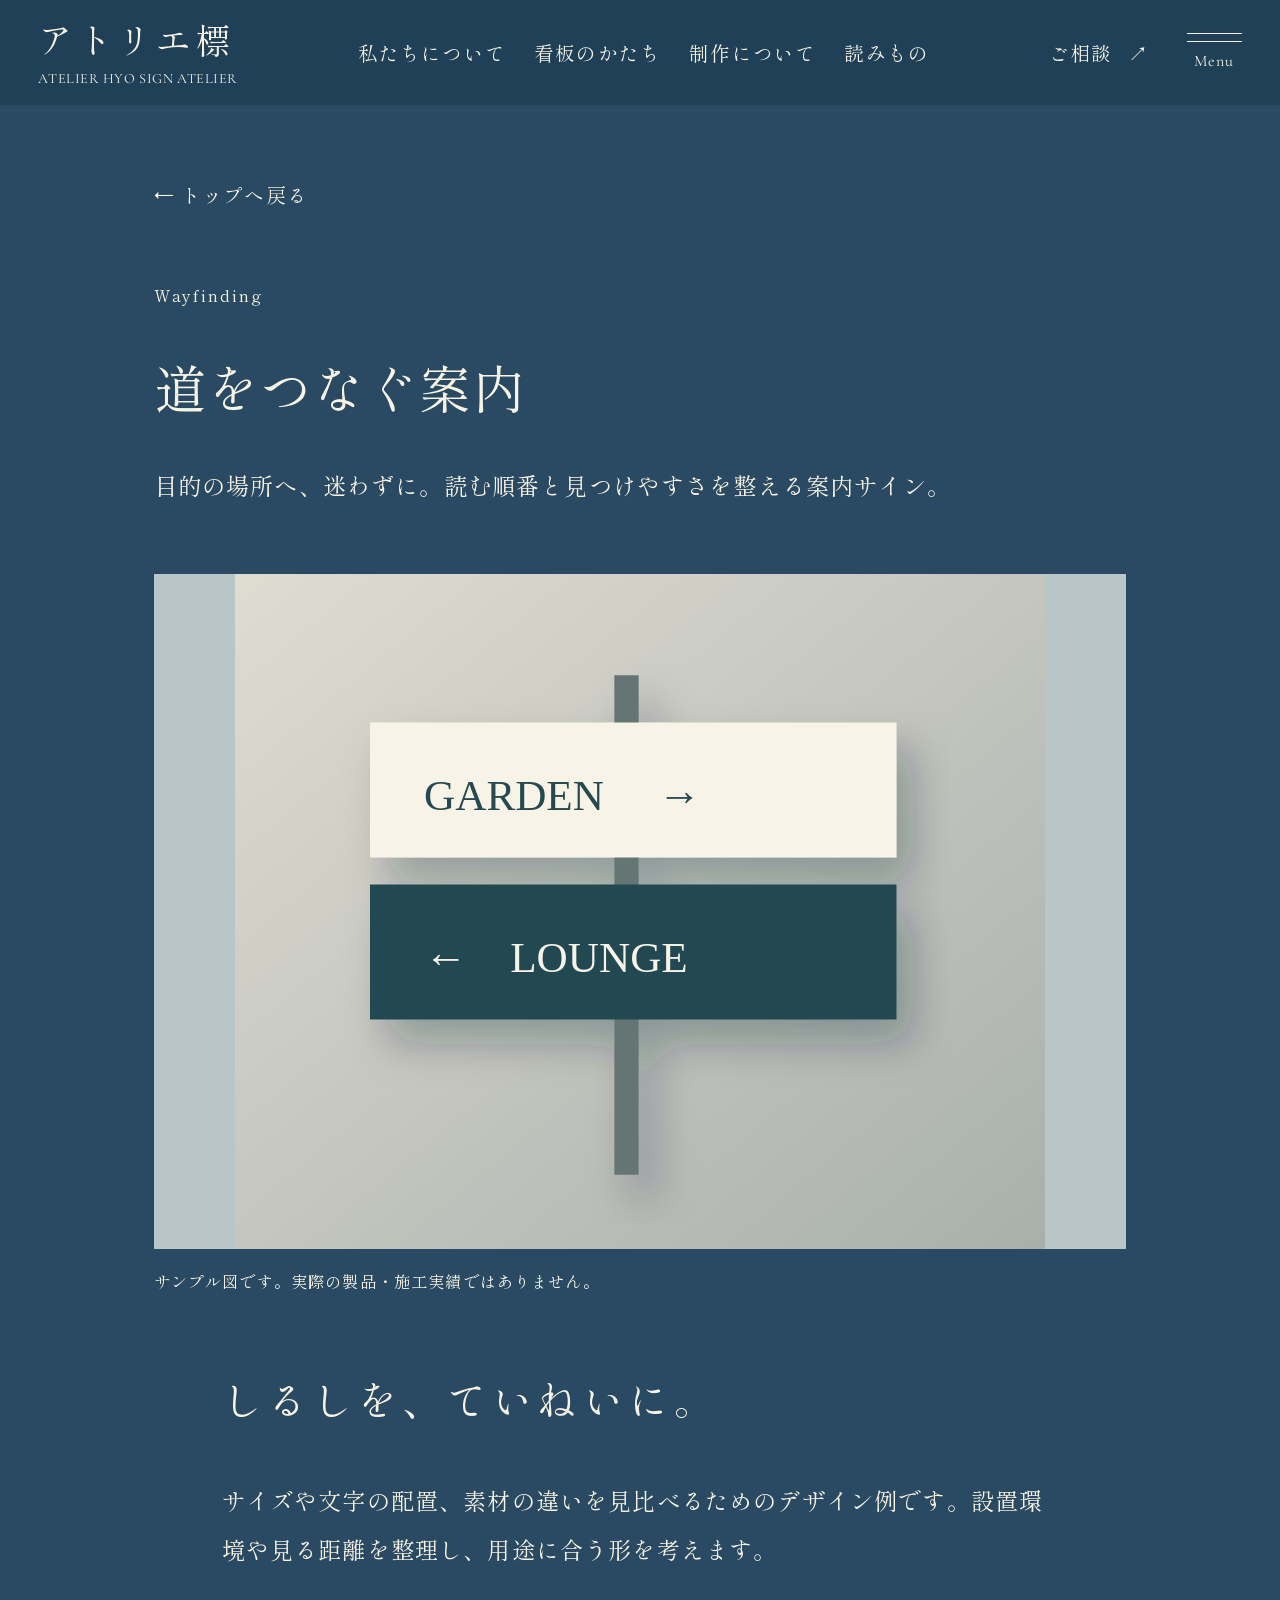
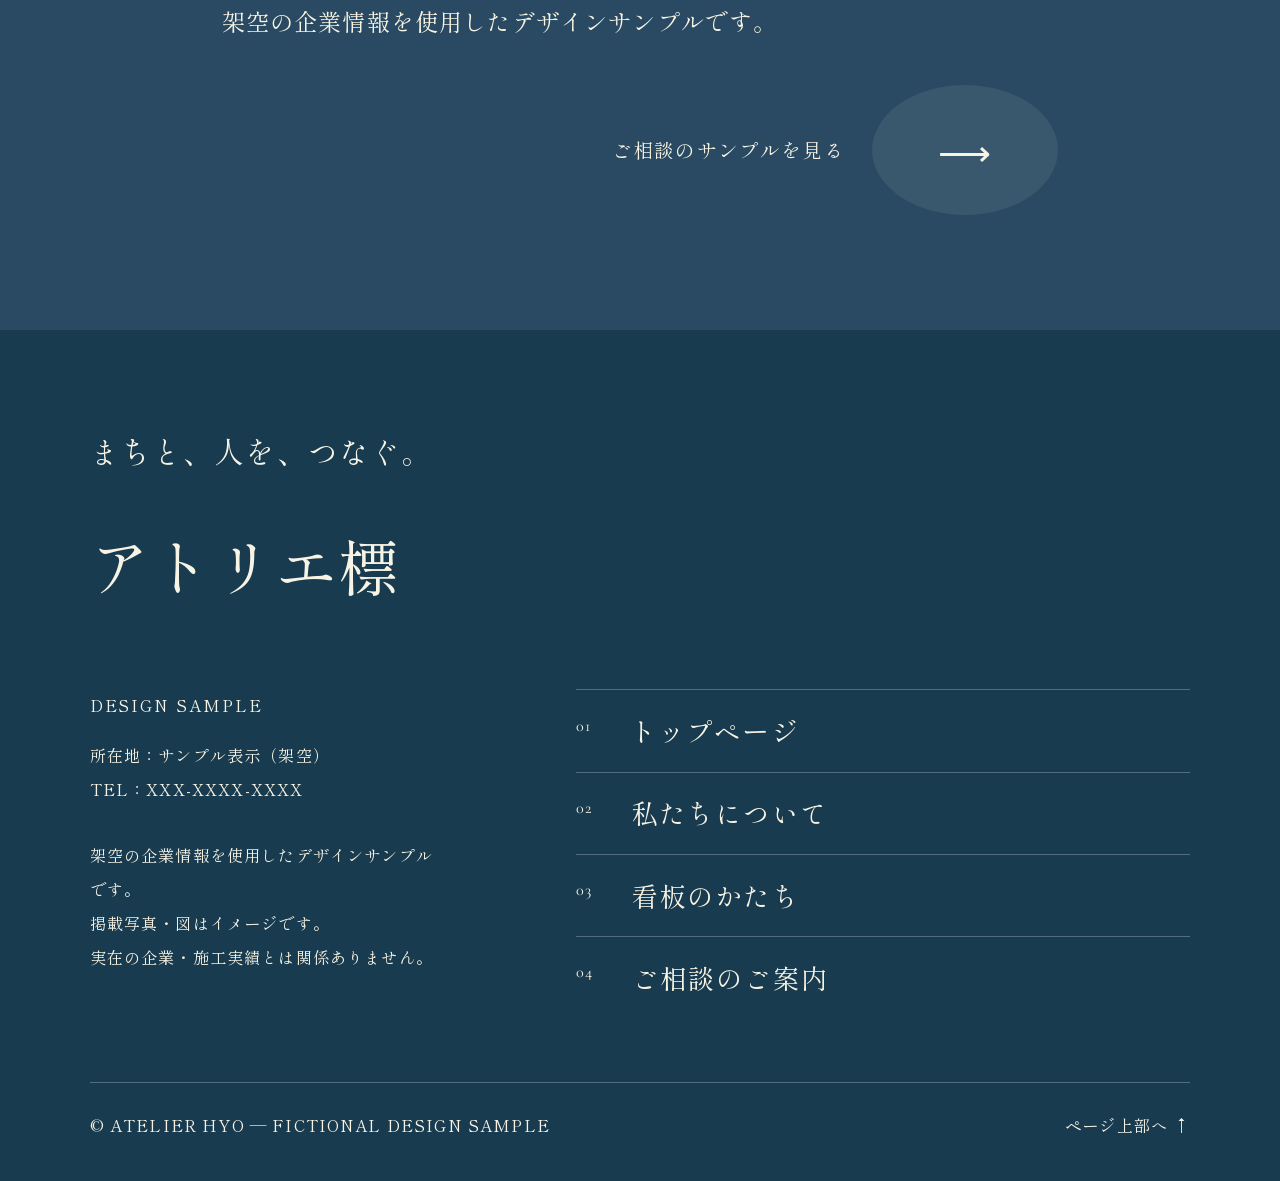
<file: sign-3.html>
<!doctype html><html lang="ja"><head><meta charset="utf-8"><meta name="viewport" content="width=device-width,initial-scale=1"><meta name="robots" content="noindex,nofollow,noarchive"><meta name="description" content="アトリエ標 — 看板製作の架空デザインサンプル。"><title>アトリエ標｜看板製作のデザインサンプル（架空）</title><link rel="icon" href="assets/icon.svg"><link rel="stylesheet" href="style.css?v=1.2"><script src="app.js?v=1.2" defer></script></head><body id="top" class="detail-page"><header class="header"><a class="brand" href="index.html#top" aria-label="アトリエ標 トップ"><span>アトリエ標</span><small>ATELIER HYO SIGN ATELIER</small></a><nav class="desktop-nav" aria-label="主なご案内"><a href="index.html#story">私たちについて</a><a href="index.html#signs">看板のかたち</a><a href="index.html#process">制作について</a><a href="index.html#journal">読みもの</a></nav><a class="header-contact" href="index.html#sample-contact">ご相談 <span>↗</span></a><button class="menu-toggle" aria-controls="menu" aria-expanded="false"><i></i><i></i><span>Menu</span></button></header><dialog id="menu" aria-label="メニュー"><button class="menu-close" aria-label="メニューを閉じる"><span>Close</span> ×</button><div class="menu-intro"><p class="menu-brand">アトリエ標</p><p>その場所らしさを、<br>ひとつのしるしに。</p><small>架空の看板製作デザインサンプル</small></div><nav class="menu-links"><a href="index.html#story"><small>About us</small>私たちについて<span>01</span></a><a href="index.html#signs"><small>Our signs</small>看板のかたち<span>02</span></a><a href="index.html#process"><small>Our craft</small>制作について<span>03</span></a><a href="index.html#journal"><small>Journal</small>読みもの<span>04</span></a><a href="index.html#sample-contact"><small>Contact</small>ご相談のご案内<span>05</span></a></nav></dialog><main class="detail-main"><a class="back-link" href="index.html">← トップへ戻る</a><p class="eyebrow">Wayfinding</p><h1>道をつなぐ案内</h1><p class="detail-lead">目的の場所へ、迷わずに。読む順番と見つけやすさを整える案内サイン。</p><figure><img src="assets/guide.svg" alt="道をつなぐ案内のサンプルイメージ"><figcaption>サンプル図です。実際の製品・施工実績ではありません。</figcaption></figure><section><h2>しるしを、ていねいに。</h2><p>サイズや文字の配置、素材の違いを見比べるためのデザイン例です。設置環境や見る距離を整理し、用途に合う形を考えます。</p><p>架空の企業情報を使用したデザインサンプルです。</p><a class="more" href="index.html#sample-contact">ご相談のサンプルを見る <span>⟶</span></a></section></main><footer><p class="footer-line">まちと、人を、つなぐ。</p><a class="footer-brand" href="index.html#top">アトリエ標</a><div class="footer-grid"><div><p class="eyebrow">DESIGN SAMPLE</p><p>所在地：サンプル表示（架空）<br>TEL：XXX-XXXX-XXXX</p><p class="notice">架空の企業情報を使用したデザインサンプルです。<br>掲載写真・図はイメージです。<br>実在の企業・施工実績とは関係ありません。</p></div><nav aria-label="フッター"><a href="index.html#top"><small>01</small>トップページ</a><a href="index.html#story"><small>02</small>私たちについて</a><a href="index.html#signs"><small>03</small>看板のかたち</a><a href="index.html#sample-contact"><small>04</small>ご相談のご案内</a></nav></div><div class="footer-bottom"><span>© ATELIER HYO — FICTIONAL DESIGN SAMPLE</span><a href="#top">ページ上部へ ↑</a></div></footer></body></html>
</file>
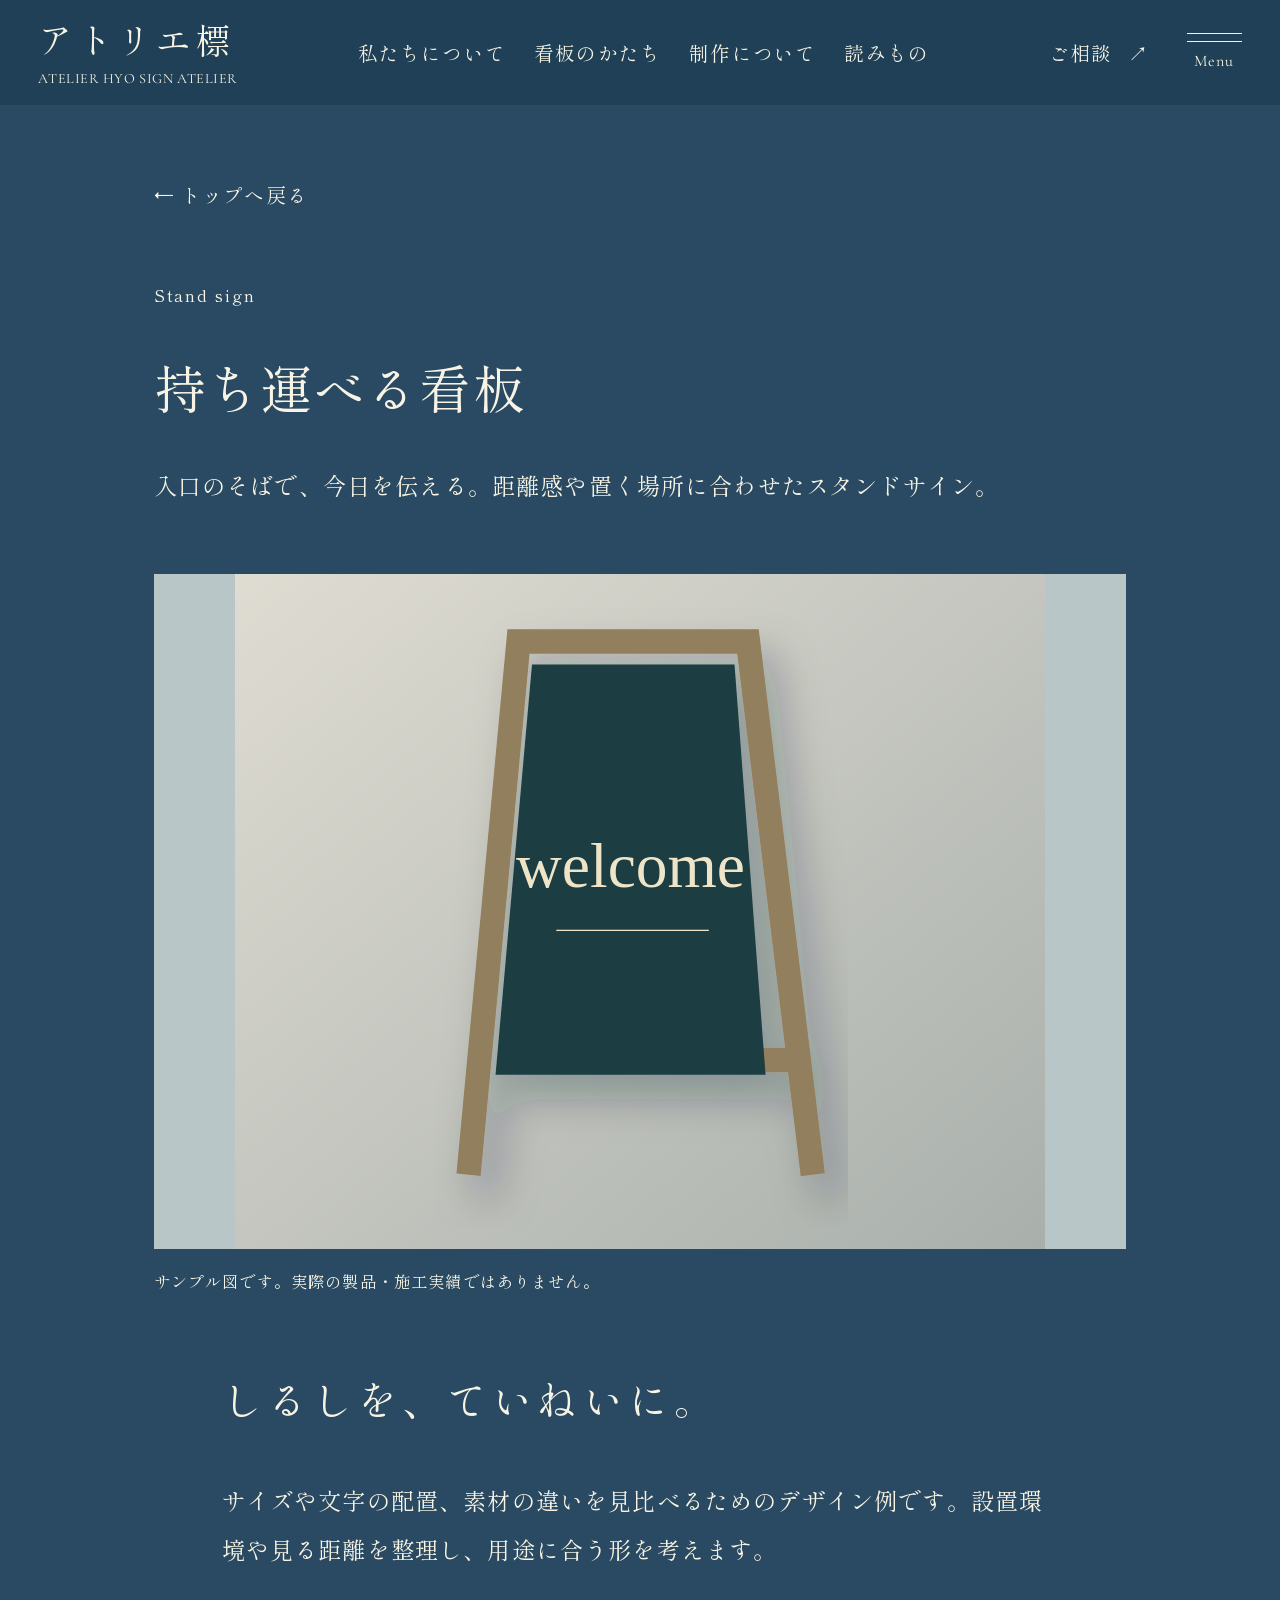
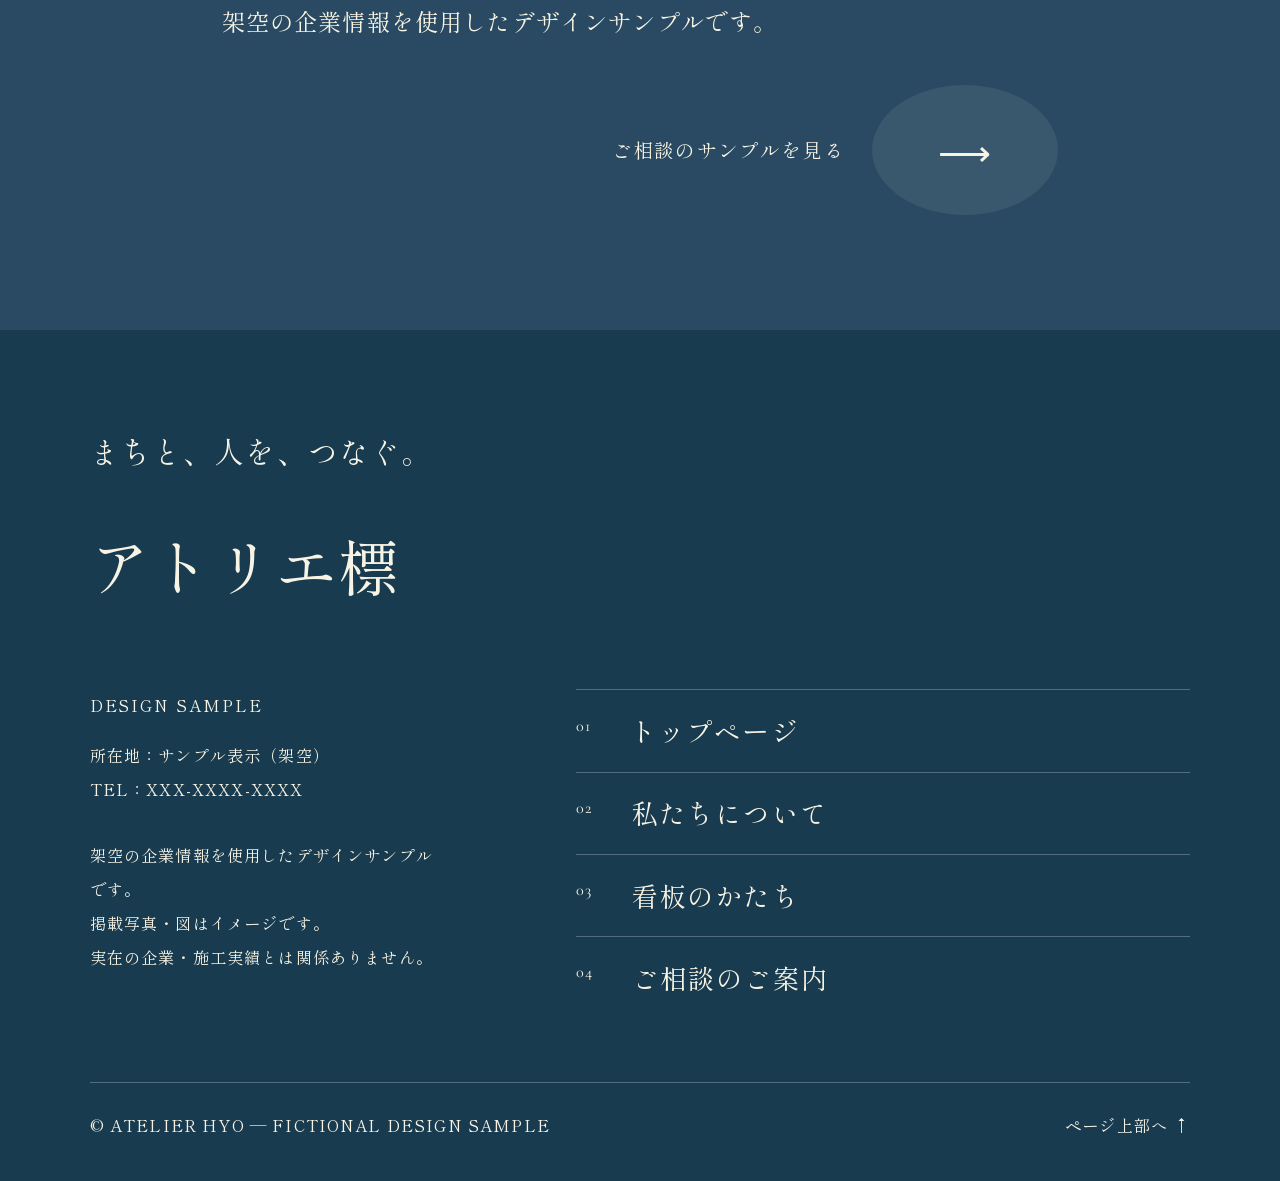
<file: sign-4.html>
<!doctype html><html lang="ja"><head><meta charset="utf-8"><meta name="viewport" content="width=device-width,initial-scale=1"><meta name="robots" content="noindex,nofollow,noarchive"><meta name="description" content="アトリエ標 — 看板製作の架空デザインサンプル。"><title>アトリエ標｜看板製作のデザインサンプル（架空）</title><link rel="icon" href="assets/icon.svg"><link rel="stylesheet" href="style.css?v=1.2"><script src="app.js?v=1.2" defer></script></head><body id="top" class="detail-page"><header class="header"><a class="brand" href="index.html#top" aria-label="アトリエ標 トップ"><span>アトリエ標</span><small>ATELIER HYO SIGN ATELIER</small></a><nav class="desktop-nav" aria-label="主なご案内"><a href="index.html#story">私たちについて</a><a href="index.html#signs">看板のかたち</a><a href="index.html#process">制作について</a><a href="index.html#journal">読みもの</a></nav><a class="header-contact" href="index.html#sample-contact">ご相談 <span>↗</span></a><button class="menu-toggle" aria-controls="menu" aria-expanded="false"><i></i><i></i><span>Menu</span></button></header><dialog id="menu" aria-label="メニュー"><button class="menu-close" aria-label="メニューを閉じる"><span>Close</span> ×</button><div class="menu-intro"><p class="menu-brand">アトリエ標</p><p>その場所らしさを、<br>ひとつのしるしに。</p><small>架空の看板製作デザインサンプル</small></div><nav class="menu-links"><a href="index.html#story"><small>About us</small>私たちについて<span>01</span></a><a href="index.html#signs"><small>Our signs</small>看板のかたち<span>02</span></a><a href="index.html#process"><small>Our craft</small>制作について<span>03</span></a><a href="index.html#journal"><small>Journal</small>読みもの<span>04</span></a><a href="index.html#sample-contact"><small>Contact</small>ご相談のご案内<span>05</span></a></nav></dialog><main class="detail-main"><a class="back-link" href="index.html">← トップへ戻る</a><p class="eyebrow">Stand sign</p><h1>持ち運べる看板</h1><p class="detail-lead">入口のそばで、今日を伝える。距離感や置く場所に合わせたスタンドサイン。</p><figure><img src="assets/stand.svg" alt="持ち運べる看板のサンプルイメージ"><figcaption>サンプル図です。実際の製品・施工実績ではありません。</figcaption></figure><section><h2>しるしを、ていねいに。</h2><p>サイズや文字の配置、素材の違いを見比べるためのデザイン例です。設置環境や見る距離を整理し、用途に合う形を考えます。</p><p>架空の企業情報を使用したデザインサンプルです。</p><a class="more" href="index.html#sample-contact">ご相談のサンプルを見る <span>⟶</span></a></section></main><footer><p class="footer-line">まちと、人を、つなぐ。</p><a class="footer-brand" href="index.html#top">アトリエ標</a><div class="footer-grid"><div><p class="eyebrow">DESIGN SAMPLE</p><p>所在地：サンプル表示（架空）<br>TEL：XXX-XXXX-XXXX</p><p class="notice">架空の企業情報を使用したデザインサンプルです。<br>掲載写真・図はイメージです。<br>実在の企業・施工実績とは関係ありません。</p></div><nav aria-label="フッター"><a href="index.html#top"><small>01</small>トップページ</a><a href="index.html#story"><small>02</small>私たちについて</a><a href="index.html#signs"><small>03</small>看板のかたち</a><a href="index.html#sample-contact"><small>04</small>ご相談のご案内</a></nav></div><div class="footer-bottom"><span>© ATELIER HYO — FICTIONAL DESIGN SAMPLE</span><a href="#top">ページ上部へ ↑</a></div></footer></body></html>
</file>
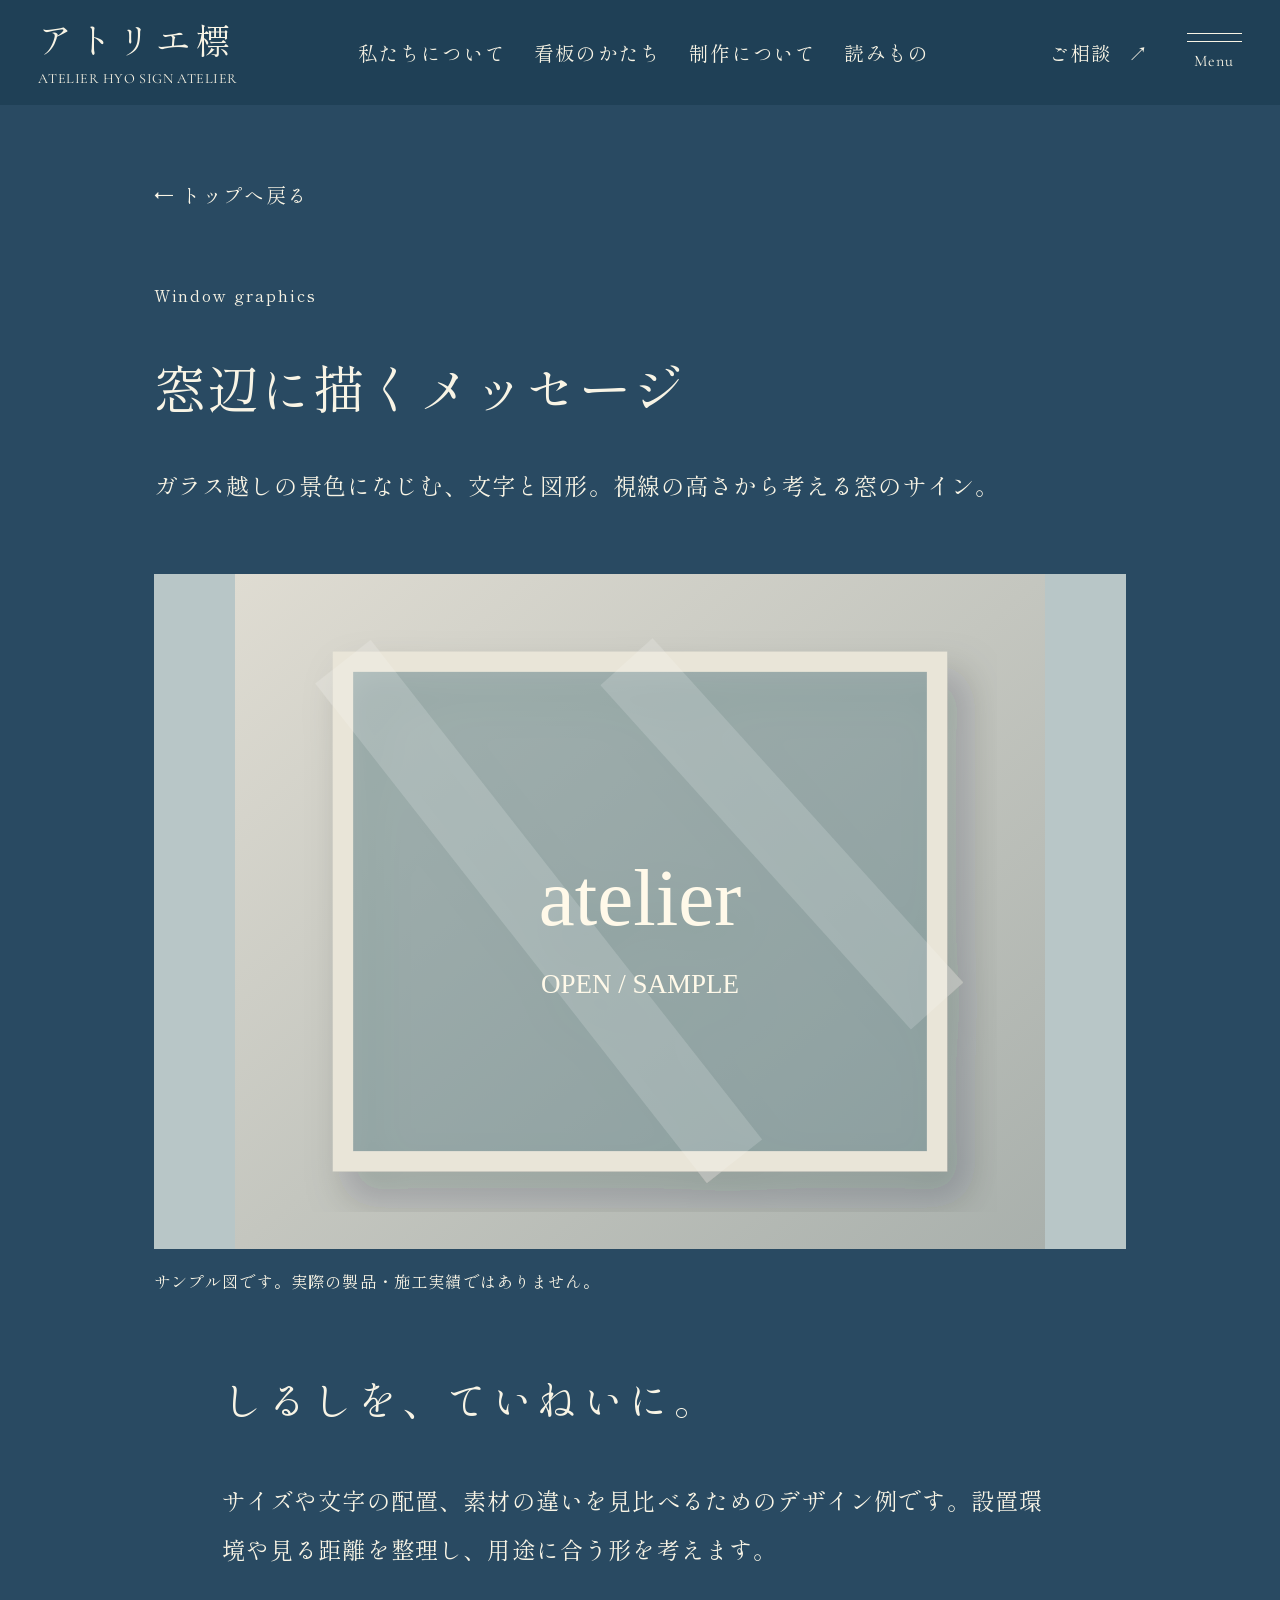
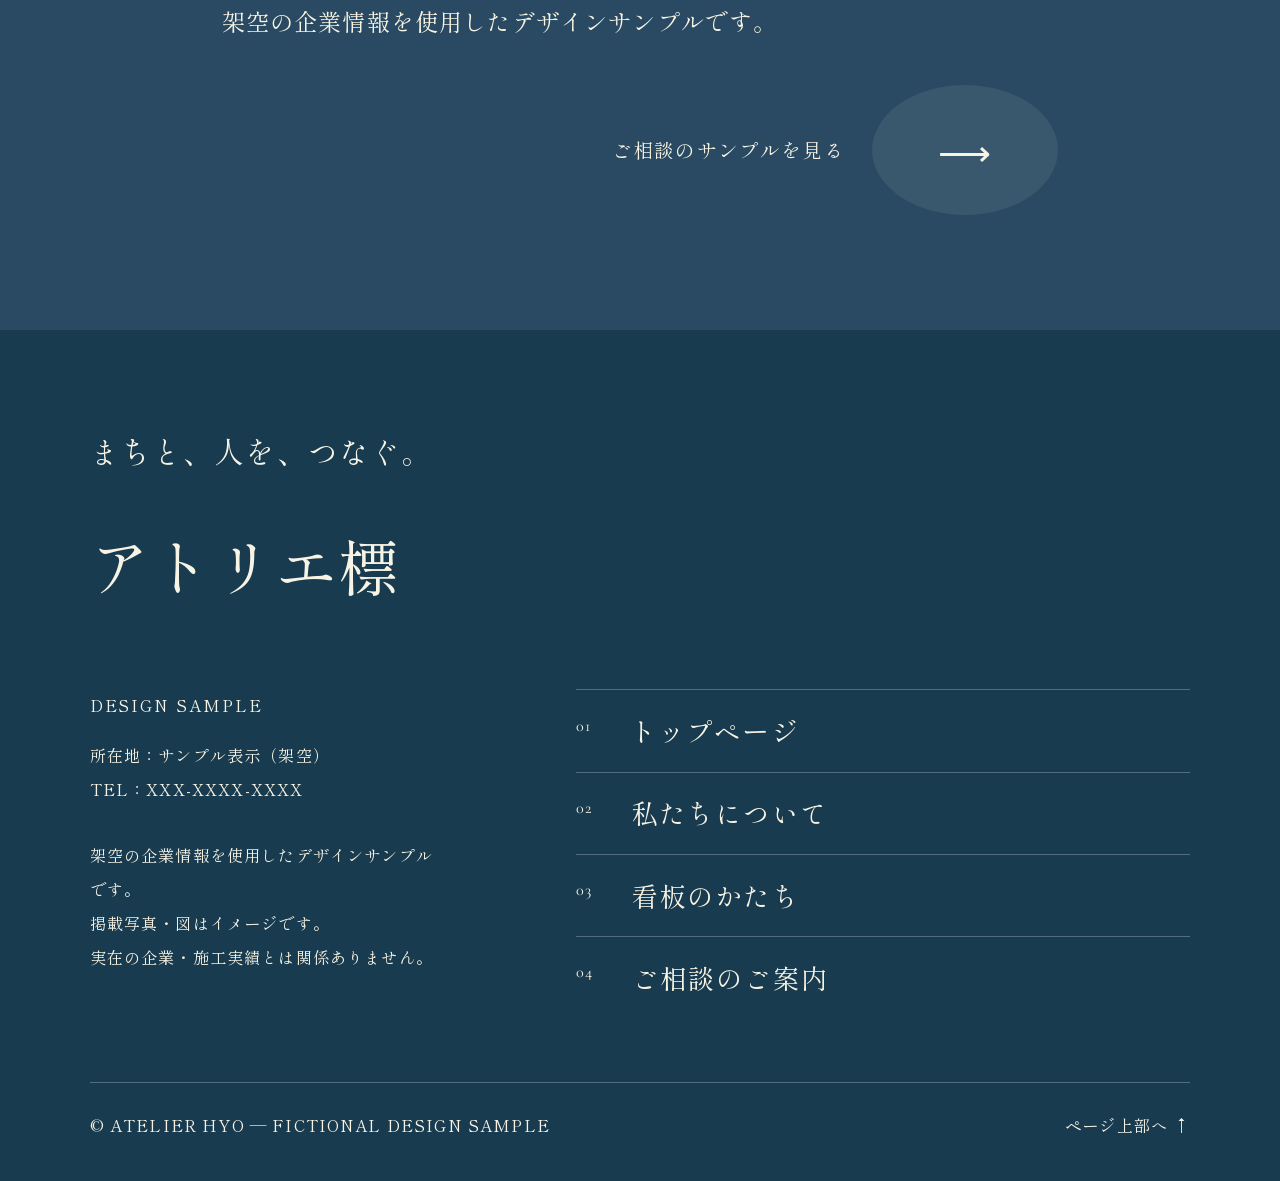
<file: sign-5.html>
<!doctype html><html lang="ja"><head><meta charset="utf-8"><meta name="viewport" content="width=device-width,initial-scale=1"><meta name="robots" content="noindex,nofollow,noarchive"><meta name="description" content="アトリエ標 — 看板製作の架空デザインサンプル。"><title>アトリエ標｜看板製作のデザインサンプル（架空）</title><link rel="icon" href="assets/icon.svg"><link rel="stylesheet" href="style.css?v=1.2"><script src="app.js?v=1.2" defer></script></head><body id="top" class="detail-page"><header class="header"><a class="brand" href="index.html#top" aria-label="アトリエ標 トップ"><span>アトリエ標</span><small>ATELIER HYO SIGN ATELIER</small></a><nav class="desktop-nav" aria-label="主なご案内"><a href="index.html#story">私たちについて</a><a href="index.html#signs">看板のかたち</a><a href="index.html#process">制作について</a><a href="index.html#journal">読みもの</a></nav><a class="header-contact" href="index.html#sample-contact">ご相談 <span>↗</span></a><button class="menu-toggle" aria-controls="menu" aria-expanded="false"><i></i><i></i><span>Menu</span></button></header><dialog id="menu" aria-label="メニュー"><button class="menu-close" aria-label="メニューを閉じる"><span>Close</span> ×</button><div class="menu-intro"><p class="menu-brand">アトリエ標</p><p>その場所らしさを、<br>ひとつのしるしに。</p><small>架空の看板製作デザインサンプル</small></div><nav class="menu-links"><a href="index.html#story"><small>About us</small>私たちについて<span>01</span></a><a href="index.html#signs"><small>Our signs</small>看板のかたち<span>02</span></a><a href="index.html#process"><small>Our craft</small>制作について<span>03</span></a><a href="index.html#journal"><small>Journal</small>読みもの<span>04</span></a><a href="index.html#sample-contact"><small>Contact</small>ご相談のご案内<span>05</span></a></nav></dialog><main class="detail-main"><a class="back-link" href="index.html">← トップへ戻る</a><p class="eyebrow">Window graphics</p><h1>窓辺に描くメッセージ</h1><p class="detail-lead">ガラス越しの景色になじむ、文字と図形。視線の高さから考える窓のサイン。</p><figure><img src="assets/window.svg" alt="窓辺に描くメッセージのサンプルイメージ"><figcaption>サンプル図です。実際の製品・施工実績ではありません。</figcaption></figure><section><h2>しるしを、ていねいに。</h2><p>サイズや文字の配置、素材の違いを見比べるためのデザイン例です。設置環境や見る距離を整理し、用途に合う形を考えます。</p><p>架空の企業情報を使用したデザインサンプルです。</p><a class="more" href="index.html#sample-contact">ご相談のサンプルを見る <span>⟶</span></a></section></main><footer><p class="footer-line">まちと、人を、つなぐ。</p><a class="footer-brand" href="index.html#top">アトリエ標</a><div class="footer-grid"><div><p class="eyebrow">DESIGN SAMPLE</p><p>所在地：サンプル表示（架空）<br>TEL：XXX-XXXX-XXXX</p><p class="notice">架空の企業情報を使用したデザインサンプルです。<br>掲載写真・図はイメージです。<br>実在の企業・施工実績とは関係ありません。</p></div><nav aria-label="フッター"><a href="index.html#top"><small>01</small>トップページ</a><a href="index.html#story"><small>02</small>私たちについて</a><a href="index.html#signs"><small>03</small>看板のかたち</a><a href="index.html#sample-contact"><small>04</small>ご相談のご案内</a></nav></div><div class="footer-bottom"><span>© ATELIER HYO — FICTIONAL DESIGN SAMPLE</span><a href="#top">ページ上部へ ↑</a></div></footer></body></html>
</file>
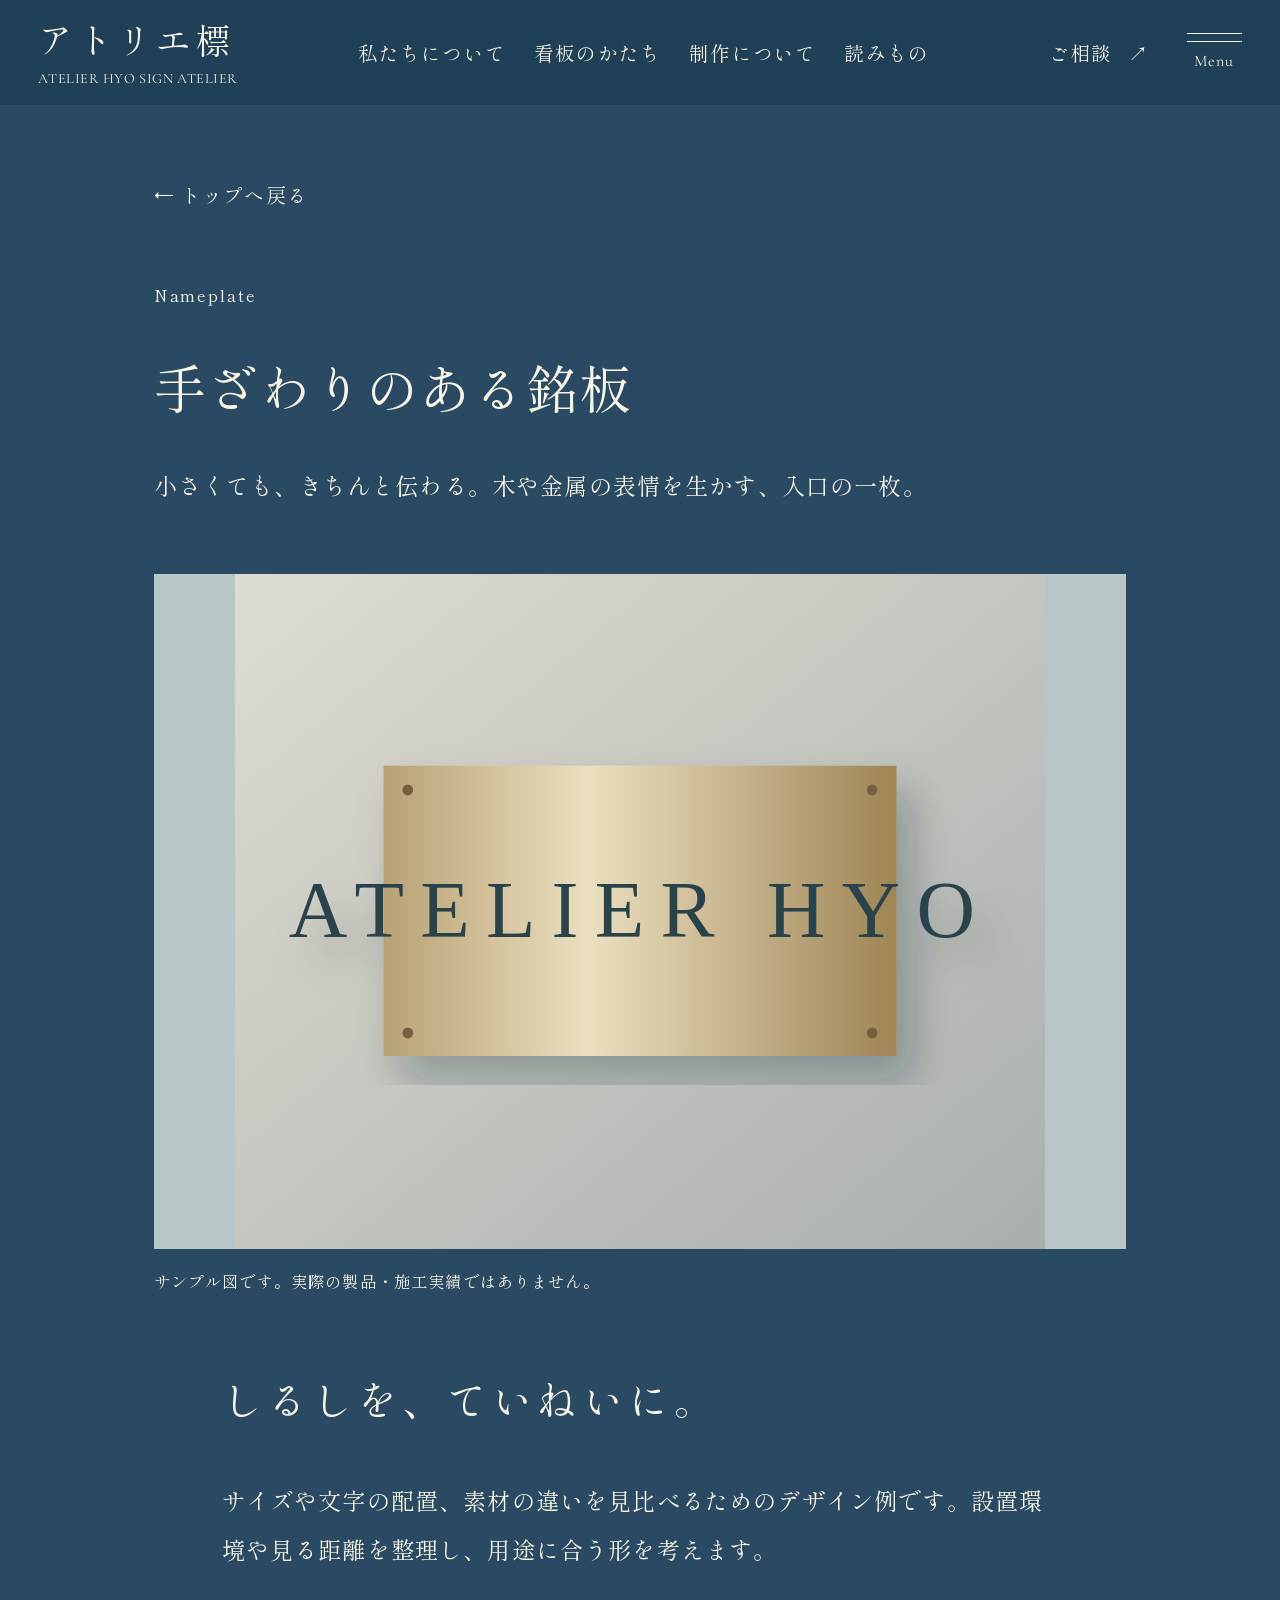
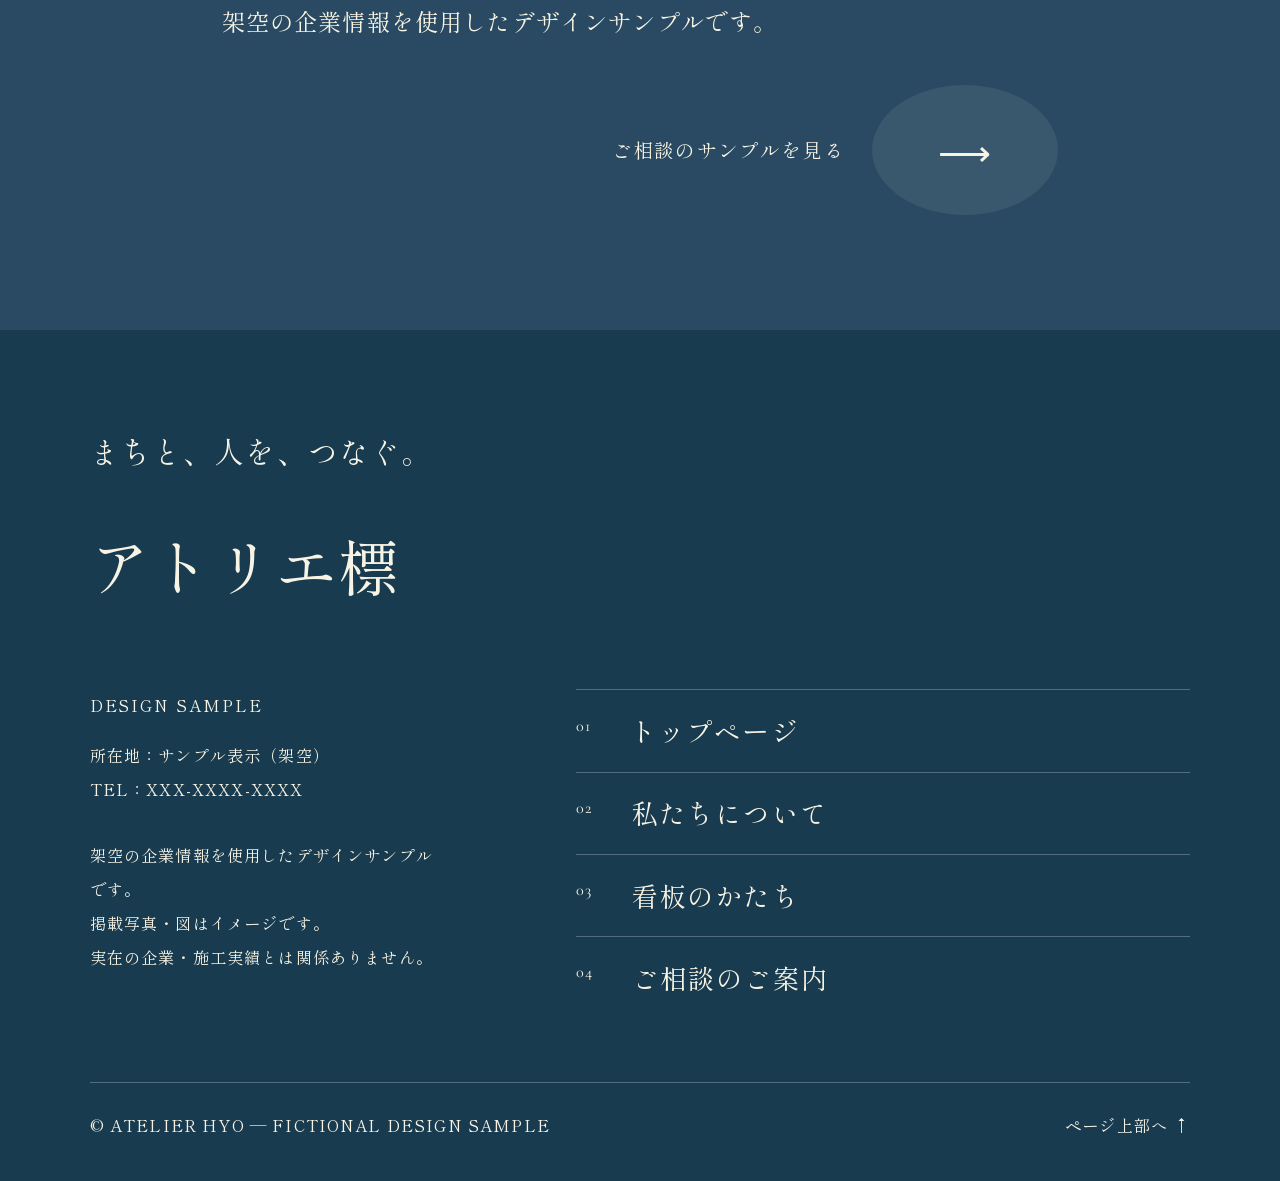
<file: sign-6.html>
<!doctype html><html lang="ja"><head><meta charset="utf-8"><meta name="viewport" content="width=device-width,initial-scale=1"><meta name="robots" content="noindex,nofollow,noarchive"><meta name="description" content="アトリエ標 — 看板製作の架空デザインサンプル。"><title>アトリエ標｜看板製作のデザインサンプル（架空）</title><link rel="icon" href="assets/icon.svg"><link rel="stylesheet" href="style.css?v=1.2"><script src="app.js?v=1.2" defer></script></head><body id="top" class="detail-page"><header class="header"><a class="brand" href="index.html#top" aria-label="アトリエ標 トップ"><span>アトリエ標</span><small>ATELIER HYO SIGN ATELIER</small></a><nav class="desktop-nav" aria-label="主なご案内"><a href="index.html#story">私たちについて</a><a href="index.html#signs">看板のかたち</a><a href="index.html#process">制作について</a><a href="index.html#journal">読みもの</a></nav><a class="header-contact" href="index.html#sample-contact">ご相談 <span>↗</span></a><button class="menu-toggle" aria-controls="menu" aria-expanded="false"><i></i><i></i><span>Menu</span></button></header><dialog id="menu" aria-label="メニュー"><button class="menu-close" aria-label="メニューを閉じる"><span>Close</span> ×</button><div class="menu-intro"><p class="menu-brand">アトリエ標</p><p>その場所らしさを、<br>ひとつのしるしに。</p><small>架空の看板製作デザインサンプル</small></div><nav class="menu-links"><a href="index.html#story"><small>About us</small>私たちについて<span>01</span></a><a href="index.html#signs"><small>Our signs</small>看板のかたち<span>02</span></a><a href="index.html#process"><small>Our craft</small>制作について<span>03</span></a><a href="index.html#journal"><small>Journal</small>読みもの<span>04</span></a><a href="index.html#sample-contact"><small>Contact</small>ご相談のご案内<span>05</span></a></nav></dialog><main class="detail-main"><a class="back-link" href="index.html">← トップへ戻る</a><p class="eyebrow">Nameplate</p><h1>手ざわりのある銘板</h1><p class="detail-lead">小さくても、きちんと伝わる。木や金属の表情を生かす、入口の一枚。</p><figure><img src="assets/plate.svg" alt="手ざわりのある銘板のサンプルイメージ"><figcaption>サンプル図です。実際の製品・施工実績ではありません。</figcaption></figure><section><h2>しるしを、ていねいに。</h2><p>サイズや文字の配置、素材の違いを見比べるためのデザイン例です。設置環境や見る距離を整理し、用途に合う形を考えます。</p><p>架空の企業情報を使用したデザインサンプルです。</p><a class="more" href="index.html#sample-contact">ご相談のサンプルを見る <span>⟶</span></a></section></main><footer><p class="footer-line">まちと、人を、つなぐ。</p><a class="footer-brand" href="index.html#top">アトリエ標</a><div class="footer-grid"><div><p class="eyebrow">DESIGN SAMPLE</p><p>所在地：サンプル表示（架空）<br>TEL：XXX-XXXX-XXXX</p><p class="notice">架空の企業情報を使用したデザインサンプルです。<br>掲載写真・図はイメージです。<br>実在の企業・施工実績とは関係ありません。</p></div><nav aria-label="フッター"><a href="index.html#top"><small>01</small>トップページ</a><a href="index.html#story"><small>02</small>私たちについて</a><a href="index.html#signs"><small>03</small>看板のかたち</a><a href="index.html#sample-contact"><small>04</small>ご相談のご案内</a></nav></div><div class="footer-bottom"><span>© ATELIER HYO — FICTIONAL DESIGN SAMPLE</span><a href="#top">ページ上部へ ↑</a></div></footer></body></html>
</file>
<file: style.css>
@import url('https://fonts.googleapis.com/css2?family=Cormorant+Garamond:wght@400;500&family=Shippori+Mincho:wght@400;500&display=swap');
:root{--blue:#294a62;--deep:#193b50;--pale:#edf5f5;--ivory:#f8f4e5;--serif:'Shippori Mincho','Yu Mincho',serif;--en:'Cormorant Garamond',Georgia,serif;--body:clamp(18px,calc(13px + .8vw),38px);--small:clamp(14px,calc(10px + .48vw),26px);--nav:clamp(17px,calc(12px + .6vw),31px);--h2:clamp(29px,calc(18px + 1.8vw),76px);--line:rgba(228,237,239,.28)}
*{box-sizing:border-box}html{scroll-behavior:smooth;scroll-padding-top:9vw}body{margin:0;background:var(--blue);color:var(--ivory);font:400 var(--body)/2.1 var(--serif);letter-spacing:.05em}a{color:inherit;text-decoration:none}button{font:inherit;color:inherit;cursor:pointer}p,h1,h2,h3,figure{margin:0}h1,h2,h3{font-weight:400}h2{font-size:var(--h2);line-height:1.75;letter-spacing:.1em}h3{font-size:clamp(23px,calc(14px + 1vw),47px)}img{display:block;width:100%;height:auto}small,.eyebrow,.small-note{font-size:var(--small)}button{border:0;background:none}a:focus-visible,button:focus-visible{outline:2px solid #d7c89e;outline-offset:7px}a,button{-webkit-tap-highlight-color:transparent}.eyebrow{letter-spacing:.12em;display:block}p+p{margin-top:1em}.skip{position:fixed;z-index:100;left:1em;top:-10em;background:var(--ivory);color:var(--deep);padding:.5em}.skip:focus{top:1em}
.hero{height:100svh;min-height:600px;position:relative;overflow:hidden;color:white}.hero-pair{position:absolute;inset:0;display:grid;grid-template-columns:1fr 1fr}.hero-pair img{height:100%;object-fit:cover;min-height:0}.pair-first img:first-child{object-position:65% 50%}.pair-first img:last-child{object-position:50% 62%}.pair-second{display:none}.hero-shade{position:absolute;inset:0;background:linear-gradient(0deg,rgba(9,27,40,.4),transparent 35%),linear-gradient(90deg,rgba(17,39,53,.38),rgba(5,22,38,.4))}.hero-copy{position:absolute;inset:0;display:flex;flex-direction:column;justify-content:center;text-align:center;padding:4vw 5vw;text-shadow:0 2px 25px #142c37a1}.hero h1{font-size:clamp(29px,calc(19px + 1.85vw),86px);line-height:1.8;letter-spacing:.17em}.hero-copy p{font-family:var(--en);font-size:clamp(18px,calc(12px + .75vw),36px);margin-top:.6em;letter-spacing:.04em}.hero-scroll{position:absolute;bottom:3vw;right:5vw;font-size:var(--nav);font-family:var(--en)}.hero-scroll span{padding-left:2em}.hero-notice{position:absolute;left:3vw;bottom:3vw;font-size:var(--small)}.motion-toggle{position:absolute;top:2vw;right:3vw;font-size:var(--small);border-bottom:1px solid #fffa;padding:.4em .6em;background:#193b5066}.header{position:sticky;top:0;z-index:40;display:flex;align-items:center;gap:2.4vw;padding:1.1vw 3vw;background:rgba(31,64,86,.94);color:#f8f4e5;backdrop-filter:blur(12px);min-height:105px}.brand{flex-shrink:0;display:block;line-height:1.3}.brand>span{font-size:clamp(26px,calc(17px + 1.4vw),57px);letter-spacing:.12em}.brand small{display:block;letter-spacing:.04em;font-family:var(--en);font-size:clamp(12px,calc(9px + .4vw),23px);margin-top:.55em}.desktop-nav{display:flex;gap:2.2vw;margin-left:auto;font-size:var(--nav)}.desktop-nav a{position:relative;white-space:nowrap}.desktop-nav a:after{content:'';position:absolute;bottom:0;left:0;right:0;border-bottom:1px solid;transform:scaleX(0);transform-origin:left;transition:.4s}.desktop-nav a:hover:after{transform:scaleX(1)}.header-contact{white-space:nowrap;font-size:var(--nav);margin-left:auto}.header-contact span{margin-left:.5em}.menu-toggle{width:4.3vw;min-width:52px;display:grid;gap:7px;padding:.5em 0;margin-left:.5vw;font-size:var(--small);line-height:1.2}.menu-toggle i{height:1px;width:100%;background:currentColor}.menu-toggle span{font-family:var(--en);letter-spacing:.08em;margin-top:3px}
dialog{position:fixed;inset:0;max-width:none;max-height:none;width:100%;height:100dvh;margin:0;border:0;padding:10vh 8vw;background:var(--pale);color:var(--deep);overflow:auto;font:inherit}dialog::backdrop{background:#0e273eee}dialog[open]{display:grid;grid-template-columns:1fr 1.35fr;gap:8vw;align-items:center}.menu-close{position:fixed;right:4vw;top:3vh;font-size:clamp(24px,calc(18px + 1vw),54px);display:flex;gap:1em;align-items:center}.menu-close span{font-family:var(--en);font-size:var(--nav)}.menu-brand{font-size:clamp(42px,calc(24px + 3vw),120px);margin-bottom:.6em}.menu-intro>p:not(.menu-brand){font-size:clamp(23px,calc(16px + 1vw),48px)}.menu-intro small{display:block;margin-top:2em}.menu-links a{display:block;border-bottom:1px solid #193b5040;padding:.45em 0;position:relative;font-size:clamp(27px,calc(18px + 1.4vw),68px);line-height:1.7}.menu-links a small{display:block;font-family:var(--en)}.menu-links a>span{position:absolute;right:0;top:2em;font:400 var(--small) var(--en)}
.topics{display:flex;gap:3vw;align-items:center;padding:2vw 7vw;background:var(--deep);line-height:1.8}.topics>span:first-child{font:400 clamp(25px,calc(17px + 1vw),48px) var(--en)}.topics>a{font-size:var(--nav);display:flex;flex:1;justify-content:space-between;gap:2em}.topics .eyebrow{white-space:nowrap}.section{position:relative}.story{padding:10vw 4vw 7vw;overflow:hidden}.big-type{font:400 clamp(60px,calc(10px + 10vw),310px)/.94 var(--en);letter-spacing:-.04em;color:#b8cad35c}.big-type span{display:block}.big-type span:first-child{text-align:right;padding-right:5vw}.big-type span:last-child{padding-left:3vw}.story-heading{display:flex;gap:4vw;align-items:center;justify-content:flex-end;margin:3vw 7vw 4vw}.story-heading small{font-size:var(--body)}.story-heading h2{font-size:clamp(30px,calc(12px + 3vw),105px)}.story-photos{position:relative;padding-top:4vw}.story-back{height:60vw;max-height:1400px;width:94%;margin-left:auto;overflow:hidden}.story-back img{height:100%;object-fit:cover;object-position:66% 50%}.story-front{position:absolute;left:8%;top:0;width:32%;height:36vw;overflow:hidden}.story-front img{height:100%;object-fit:cover}.photo-callout{position:absolute;right:5%;top:8vw;font-size:clamp(30px,calc(17px + 3vw),115px);line-height:1.8;color:white;text-shadow:0 2px 20px #102633}.photo-callout:before{content:'';height:14vw;border-left:1px solid;position:absolute;left:-5vw;top:-3vw;transform:rotate(-24deg)}
.craft-copy{padding:4vw 12vw 0;display:grid;grid-template-columns:1fr 1.3fr;gap:8vw}.craft-copy>div p{line-height:2.4}.more{display:flex;align-items:center;justify-content:flex-end;gap:1.4em;margin-top:2em;font-size:var(--nav)}.more>span{display:flex;align-items:center;justify-content:center;width:5em;height:3.5em;background:#ffffff13;border-radius:50%;font-size:clamp(24px,calc(18px + 1.5vw),70px);line-height:1;transition:background .4s,transform .4s}.more:hover>span{background:#ffffff30;transform:translateX(.2em)}.craft-photos{position:relative;margin-top:10vw;padding-bottom:8vw}.craft-back{height:48vw;overflow:hidden}.craft-back img{height:100%;object-fit:cover}.craft-front{position:absolute;top:11vw;left:37%;width:26%;height:38vw}.craft-front img{width:100%;height:100%;object-fit:cover}.caption{display:flex;justify-content:space-between;gap:1em;padding:0 3vw;font-size:var(--small);font-family:var(--en);color:#c7d6dc}.master{padding:14vw 9vw 12vw}.master-title{position:absolute;top:17vw;left:7vw;z-index:2}.master-title h2{font:400 clamp(57px,calc(12px + 8vw),230px)/1.1 var(--en);letter-spacing:-.04em}.master-picture{width:44%;margin:auto}.master-picture img{aspect-ratio:2/3;object-fit:cover}.master-aside{position:absolute;top:37vw;left:69%;width:25%;font-size:var(--body)}.master-aside .more{display:block;margin-top:3vw}.master-aside .more>span{margin-top:.6em}.master-desc{margin:5vw 3vw 0;font-size:clamp(25px,calc(13px + 1.6vw),61px);line-height:2.3}.master-desc small{display:inline-block;vertical-align:top;margin-right:3em;font-size:var(--small)}
.light{background:var(--pale);color:var(--deep);--line:rgba(25,59,80,.2)}.signs{padding:8vw 0 0}.sign-head{padding:0 10vw 4vw;display:flex;justify-content:space-between;gap:2em;align-items:end}.sign-head p{margin-top:1em}.sign-head h2{margin-top:.3em}.sign-head .small-note{max-width:14em}.sign-row{position:relative;display:grid;grid-template-columns:1fr 1.3fr .8fr auto;gap:3vw;align-items:center;padding:3vw 9vw;border-top:1px solid var(--line);min-height:20vw;transition:background .4s}.sign-row:hover,.sign-row:focus-visible{background:#dce9ed}.sign-name h3{margin-top:.4em;text-decoration:underline;text-underline-offset:.4em;text-decoration-thickness:1px}.sign-name small{font-family:var(--en);letter-spacing:.03em}.sign-row p{font-size:var(--nav);line-height:2}.sign-row img{aspect-ratio:6/5;object-fit:contain;transition:transform .6s}.sign-row:hover img{transform:translateY(-5%)}.arrow{font-size:clamp(25px,calc(14px + 1.5vw),68px)}.process{padding:5vw 7vw 7vw;display:grid;grid-template-columns:40% 1fr;gap:8vw;border-top:1px solid #193b5033}.process-pictures{position:sticky;top:18vh;height:37vw;margin-top:7vw}.process-pictures img{position:absolute;inset:0;height:100%;object-fit:cover;opacity:0;transition:opacity .6s}.process-pictures img.active{opacity:1}.process-links>a{display:block;position:relative;border-bottom:1px solid var(--line);padding:3vw 0 2vw;transition:color .4s,background .4s}.process-links h2{font-size:clamp(26px,calc(17px + 1.3vw),58px);text-decoration:underline;text-underline-offset:.3em}.process-links p{margin-top:1em;font-size:var(--nav)}.process-links>a>span{display:block;text-align:right;font-size:clamp(30px,calc(19px + 1.8vw),78px);line-height:1.5}.process-links a:hover{color:#367783}.journal{padding:8vw 7vw 11vw}.journal-head{margin-bottom:3vw}.journal-list a{display:grid;grid-template-columns:1fr 6fr auto;gap:3vw;align-items:center;padding:2vw 0;border-bottom:1px solid var(--line);font-size:var(--nav)}.journal-list a:hover{color:#d6d5b4}.journal-list b{font-weight:400;font-size:clamp(24px,calc(13px + 1.4vw),64px)}
.contact{position:relative;padding:12vw 12vw 9vw}.contact-bg{position:absolute;inset:0;overflow:hidden}.contact-bg img{height:100%;object-fit:cover;filter:brightness(.6)}.contact-sheet{position:relative;background:var(--ivory);color:#47473d;text-align:center;padding:7vw 6vw 5vw}.contact-sheet h2{margin:.4em 0 .2em;font-size:clamp(28px,calc(15px + 1.75vw),76px)}.contact-sheet>p{font-size:var(--nav)}.contact-image{height:27vw;object-fit:cover;margin:3vw 0}.contact-details{display:grid;grid-template-columns:1fr 1.4fr;gap:4vw;text-align:left}.contact-details p{font-size:var(--small);line-height:2}.contact-details h3{margin-bottom:.5em}.contact-details .more{font-size:var(--small)}.contact-details .more>span{background:#193b5010}footer{padding:7vw 7vw 3vw;background:var(--deep)}.footer-line{font-size:clamp(25px,calc(17px + 1vw),51px)}.footer-brand{font-size:clamp(45px,calc(25px + 2.8vw),118px);display:inline-block;margin:.3em 0 1em}.footer-grid{display:grid;grid-template-columns:1fr 1.6fr;gap:8vw}.footer-grid p{font-size:var(--small)}.footer-grid .notice{margin-top:2em}.footer-grid nav a{display:flex;gap:3vw;padding:1vw 0;border-top:1px solid var(--line);font-size:clamp(22px,calc(15px + .9vw),43px)}.footer-grid nav small{font-family:var(--en);padding-top:.4em}.footer-bottom{margin-top:5vw;padding-top:2vw;border-top:1px solid var(--line);font-size:var(--small);display:flex;justify-content:space-between;gap:2vw}
.detail-main{padding:5vw 12vw 9vw}.back-link{font-size:var(--nav);display:inline-block;margin-bottom:5vw}.detail-main h1{font-size:clamp(34px,calc(20px + 2.5vw),104px);line-height:1.65;margin:.6em 0}.detail-lead{max-width:40em}.detail-main figure{margin:5vw 0}.detail-main figure img{max-height:75vh;object-fit:contain;background:#b8c6c7}.detail-main figcaption{font-size:var(--small);margin-top:1em}.detail-main section{max-width:36em;margin:auto}.detail-main section h2{margin-bottom:1em}.detail-page .header{top:0}
@media(max-width:1100px){.desktop-nav{display:none}.header{min-height:94px;padding:15px 5vw}.header-contact{margin-left:auto}.menu-toggle{margin-left:2vw}.craft-copy{padding-inline:8vw;gap:5vw}.sign-row{padding-inline:6vw;grid-template-columns:1.2fr 1.3fr 1fr}.sign-row>.arrow{display:none}}
@media(max-width:700px){html{scroll-padding-top:100px}.hero{min-height:640px}.hero-pair{grid-template-columns:1fr;grid-template-rows:1fr 1fr}.hero-pair img{object-position:center}.pair-first img:last-child{object-position:50% 66%}.pair-second img:last-child{object-position:50% 47%}.hero-copy{padding:0 5vw}.hero h1{font-size:clamp(25px,calc(13px + 3.5vw),42px);letter-spacing:.09em}.hero-copy p{font-size:clamp(16px,calc(12px + 1vw),24px)}.hero-shade{background:linear-gradient(0deg,#102a4388,transparent 25%,#102a4380 45%,#102a4380 55%,transparent 80%)}.hero-notice{left:5vw;bottom:4vw;max-width:16em;line-height:1.7}.hero-scroll{bottom:13vw;right:6vw}.motion-toggle{top:4vw;right:4vw}.hero-scroll span{padding-left:1em}.brand small{font-size:clamp(12px,calc(9px + .7vw),17px)}.header-contact{font-size:var(--small)}.menu-toggle{min-width:48px}.header{min-height:92px;gap:4vw}dialog{padding:100px 7vw 50px}dialog[open]{display:block}.menu-intro{display:none}.menu-close{top:20px;right:7vw}.menu-links a{font-size:clamp(24px,calc(16px + 3vw),42px);padding:.6em 0}.menu-links a small{font-size:var(--small)}.topics{padding:7vw 6vw;flex-wrap:wrap;gap:0 6vw}.topics>a{flex-basis:100%;margin-top:.7em;font-size:var(--small)}.story{padding:24vw 5vw 15vw}.big-type{font-size:clamp(62px,calc(12px + 16vw),120px);line-height:1}.big-type span:first-child{padding-right:0}.big-type span:last-child{padding-left:0;margin-top:.2em}.story-heading{display:block;text-align:right;margin:8vw 0 12vw}.story-heading small{font-size:var(--small)}.story-heading h2{font-size:clamp(27px,calc(16px + 3vw),44px)}.story-photos{padding-top:29vw}.story-back{height:115vw;width:100%;margin:0}.story-front{left:3%;top:0;width:48%;height:63vw}.photo-callout{right:2%;top:5vw;font-size:clamp(23px,calc(11px + 4vw),48px);line-height:2}.photo-callout:before{left:-4vw;height:20vw;top:0}.craft-copy{display:block;padding:10vw 6vw 0}.craft-copy h2{margin-bottom:10vw}.craft-copy br{display:none}.craft-copy h2 br{display:initial}.craft-copy>div p{line-height:2.25}.craft-photos{margin-top:21vw;padding-bottom:15vw}.craft-back{height:90vw}.craft-front{left:27%;top:23vw;width:46%;height:74vw}.caption{padding-inline:6vw;flex-wrap:wrap;justify-content:space-between;font-size:var(--small)}.caption span:nth-child(2){display:none}.master{padding:24vw 6vw 22vw}.master-title{position:relative;left:auto;top:auto}.master-title h2{font-size:clamp(60px,calc(8px + 14vw),110px);margin:.1em 0 .3em}.master-aside{position:static;width:auto;margin-top:8vw}.master-picture{width:74%;margin:10vw auto 0}.master-aside .more{display:flex}.master-aside .more>span{margin-top:0}.master-desc{margin:10vw 0 0;font-size:clamp(22px,calc(15px + 1.8vw),35px);line-height:2.2}.master-desc small{display:block;margin-bottom:1em}.signs{padding-top:20vw}.sign-head{padding:0 6vw 12vw;display:block}.sign-head p{line-height:2;font-size:var(--nav)}.sign-head .small-note{display:block;margin-top:1.5em;max-width:none}.sign-row{grid-template-columns:1.2fr 1fr;padding:9vw 6vw;gap:3vw 5vw;min-height:65vw}.sign-row .sign-name{grid-column:1;grid-row:1}.sign-row .sign-name h3{font-size:clamp(22px,calc(15px + 1.5vw),34px);line-height:1.8}.sign-row .sign-name small{font-size:var(--small)}.sign-row p{grid-column:1;grid-row:2;font-size:var(--small);line-height:2}.sign-row img{grid-row:1 / 3;grid-column:2;align-self:center;aspect-ratio:3/4;object-fit:cover}.process{padding:0 6vw 14vw;display:block}.process-pictures{position:relative;top:auto;width:100%;height:70vw;margin:12vw 0 3vw}.process-links>a{padding:9vw 0 5vw}.process-links h2{margin:.3em 0}.process-links p{font-size:var(--nav)}.process-links p br{display:none}.journal{padding:18vw 6vw}.journal-head{margin-bottom:8vw}.journal-list a{grid-template-columns:1fr auto;gap:.5em;padding:7vw 0}.journal-list small{grid-column:1 / -1}.journal-list span{font-size:var(--nav);line-height:1.8}.contact{padding:20vw 5vw}.contact-sheet{padding:12vw 6vw}.contact-sheet h2{font-size:clamp(26px,calc(17px + 2.2vw),38px);line-height:1.9}.contact-sheet>small{letter-spacing:.04em}.contact-image{height:55vw;margin:8vw 0}.contact-details{display:block}.contact-details>div+div{margin-top:2em}.contact-details p{font-size:var(--small)}footer{padding:17vw 6vw 7vw}.footer-grid{display:flex;flex-direction:column-reverse;gap:12vw}.footer-grid nav a{padding:4vw 0;gap:8vw;font-size:var(--nav)}.footer-bottom{flex-direction:column;gap:1em;margin-top:10vw;padding-top:7vw}.footer-brand{margin-bottom:12vw}.detail-main{padding:10vw 6vw 18vw}.detail-main h1{font-size:clamp(30px,calc(18px + 3.8vw),52px)}.detail-main figure{margin:12vw 0}.detail-main figure img{min-height:65vw}.detail-main .eyebrow{margin-top:8vw}}
@media(prefers-reduced-motion:reduce){html{scroll-behavior:auto}*,*:before,*:after{animation:none!important;transition:none!important}.hero-pair,.zoom-frame img,.parallax{transform:none!important}.pair-second{display:none!important}.split-line span,.blur-heading span{opacity:1!important;filter:none!important;transform:none!important}}

p{text-wrap:pretty}
@media(min-width:701px) and (max-height:1100px){dialog{padding-block:4vh}.menu-links a{padding:.25em 0}}
/* Finite motion: static HTML remains visible without JavaScript. */
.char{display:inline-block;white-space:pre}
.motion-ready:not(.motion-off) .blur-heading.revealed .char{animation:letter-in .5s both;animation-delay:calc(var(--i)*.07s)}
.motion-ready:not(.motion-off) .story-heading.revealed,.motion-ready:not(.motion-off) .sign-head.revealed,.motion-ready:not(.motion-off) .journal-head.revealed{animation:soft-in 1s both}
.motion-ready:not(.motion-off) dialog[open]{animation:menu-in .75s cubic-bezier(.2,.6,.2,1) both}
.motion-ready:not(.motion-off) dialog[open] .menu-links{animation:soft-in .7s .25s both}
.zoom-frame img{will-change:transform}.parallax{will-change:transform}
body{transition:background-color .65s,color .65s}.light-zone{background:var(--pale);color:var(--deep)}
.light-zone .master{color:var(--deep)}.light-zone .journal{--line:rgba(25,59,80,.2)}
.light-zone .caption{color:var(--deep)}.process-links .current{color:#367783}
.motion-off *, .motion-off *:before,.motion-off *:after{animation:none!important;transition:none!important;scroll-behavior:auto!important}
.motion-off .pair-second{display:none}.motion-off .char{opacity:1!important;filter:none!important;transform:none!important}
.motion-off .zoom-frame img,.motion-off .parallax{transform:none!important}
@keyframes letter-in{from{opacity:0;filter:blur(20px);transform:translate(var(--dx,0),var(--dy,0)) scale(2)}to{opacity:1;filter:blur(0);transform:translate(0) scale(1)}}
@keyframes soft-in{from{opacity:0;filter:blur(9px);transform:translateY(14px)}to{opacity:1;filter:blur(0);transform:translateY(0)}}
@keyframes circle-in{from{clip-path:circle(0% at 50% 50%)}to{clip-path:circle(76% at 50% 50%)}}
@keyframes picture-settle{from{transform:scale(1.07);filter:blur(5px)}to{transform:scale(1);filter:blur(0)}}
@keyframes menu-in{from{clip-path:inset(0 0 100% 0)}to{clip-path:inset(0 0 0 0)}}
@media(prefers-reduced-motion:reduce){.motion-ready .char{opacity:1!important;filter:none!important;transform:none!important}.pair-second{display:none!important}}
.menu-toggle,.motion-toggle{visibility:hidden}.motion-ready .menu-toggle,.motion-ready .motion-toggle{visibility:visible}
@media(min-width:701px){.hero-copy h1{font-size:clamp(32px,calc(19px + 1.85vw),86px)}}
.story-back:after{content:'';position:absolute;inset:0;pointer-events:none;background:linear-gradient(90deg,transparent 45%,rgba(10,31,45,.35))}
.story-back{position:relative}
.journal{background:var(--blue);color:var(--ivory);--line:rgba(228,237,239,.28)}
.light-zone .journal{--line:rgba(228,237,239,.28)}
@media(max-width:700px){.sign-row img{object-fit:contain;background:#d3d7d1}}
.contact-sheet h2 span{display:inline-block}.sign-name h3{text-wrap:balance}

.detail-main h2{text-wrap:balance}


.opening-canvas{position:absolute;inset:0;width:100%;height:100%;pointer-events:none}
.hero.opening-active .pair-first,.hero.opening-active .pair-second{visibility:hidden}
.hero.opening-active .hero-shade{opacity:0;animation:opening-shade 8s linear both}
.hero.opening-active .split-line .char{animation:letter-in 1s cubic-bezier(.2,.7,.3,1) both;animation-delay:var(--opening-delay,1.5s)}
.hero.opening-active .hero-copy>p{animation:opening-english 1.6s var(--english-delay,4s) both}
.hero.opening-active .hero-scroll,.hero.opening-active .hero-notice{animation:opening-english 1s 7s both}
.hero.opening-complete .pair-second{display:grid}
.motion-off .hero.opening-complete .pair-second{display:none}
@keyframes opening-english{from{opacity:0}to{opacity:1}}
@keyframes opening-shade{0%,62.5%{opacity:0}100%{opacity:1}}

.opening-boot .hero{background:#1e2a35}.opening-boot .hero-pair,.opening-boot .hero-copy,.opening-boot .hero-shade,.opening-boot .hero-scroll,.opening-boot .hero-notice{visibility:hidden}



html,body{max-width:100%;overflow-x:hidden!important}
</file>
